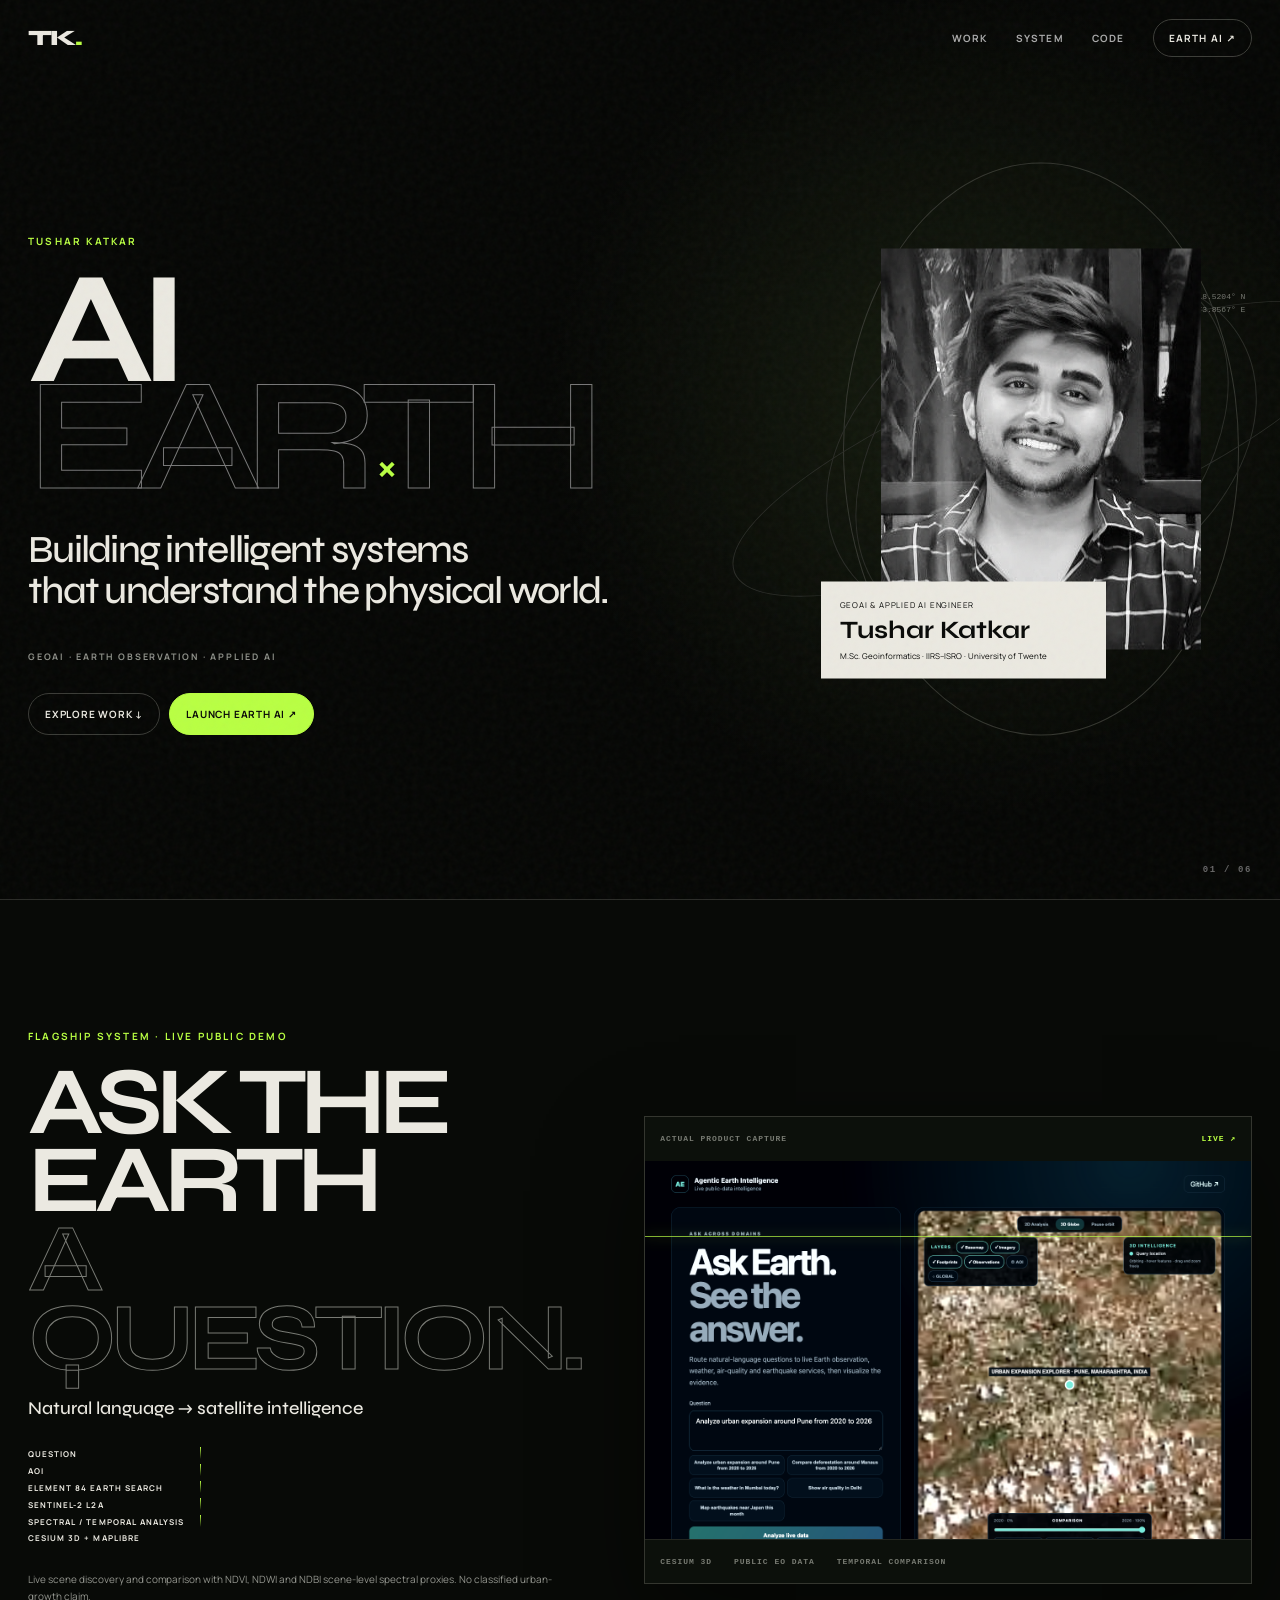
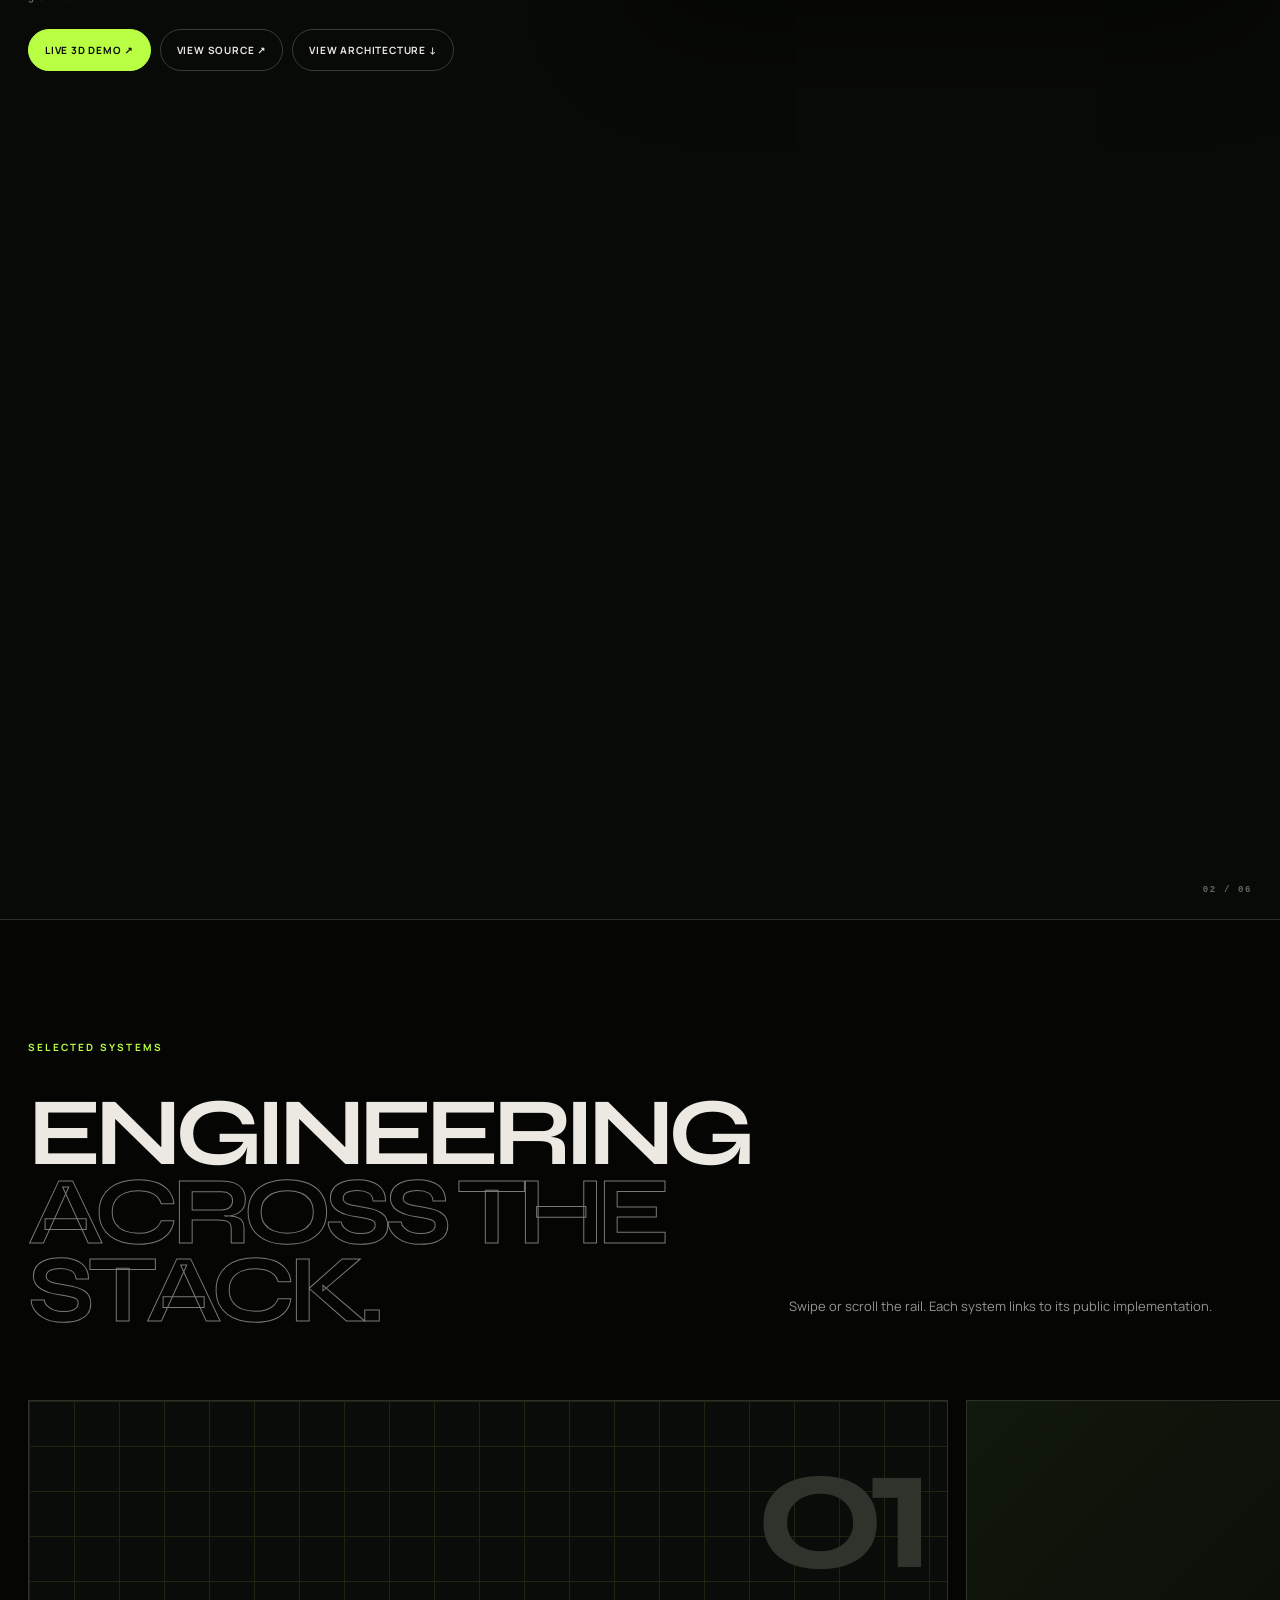
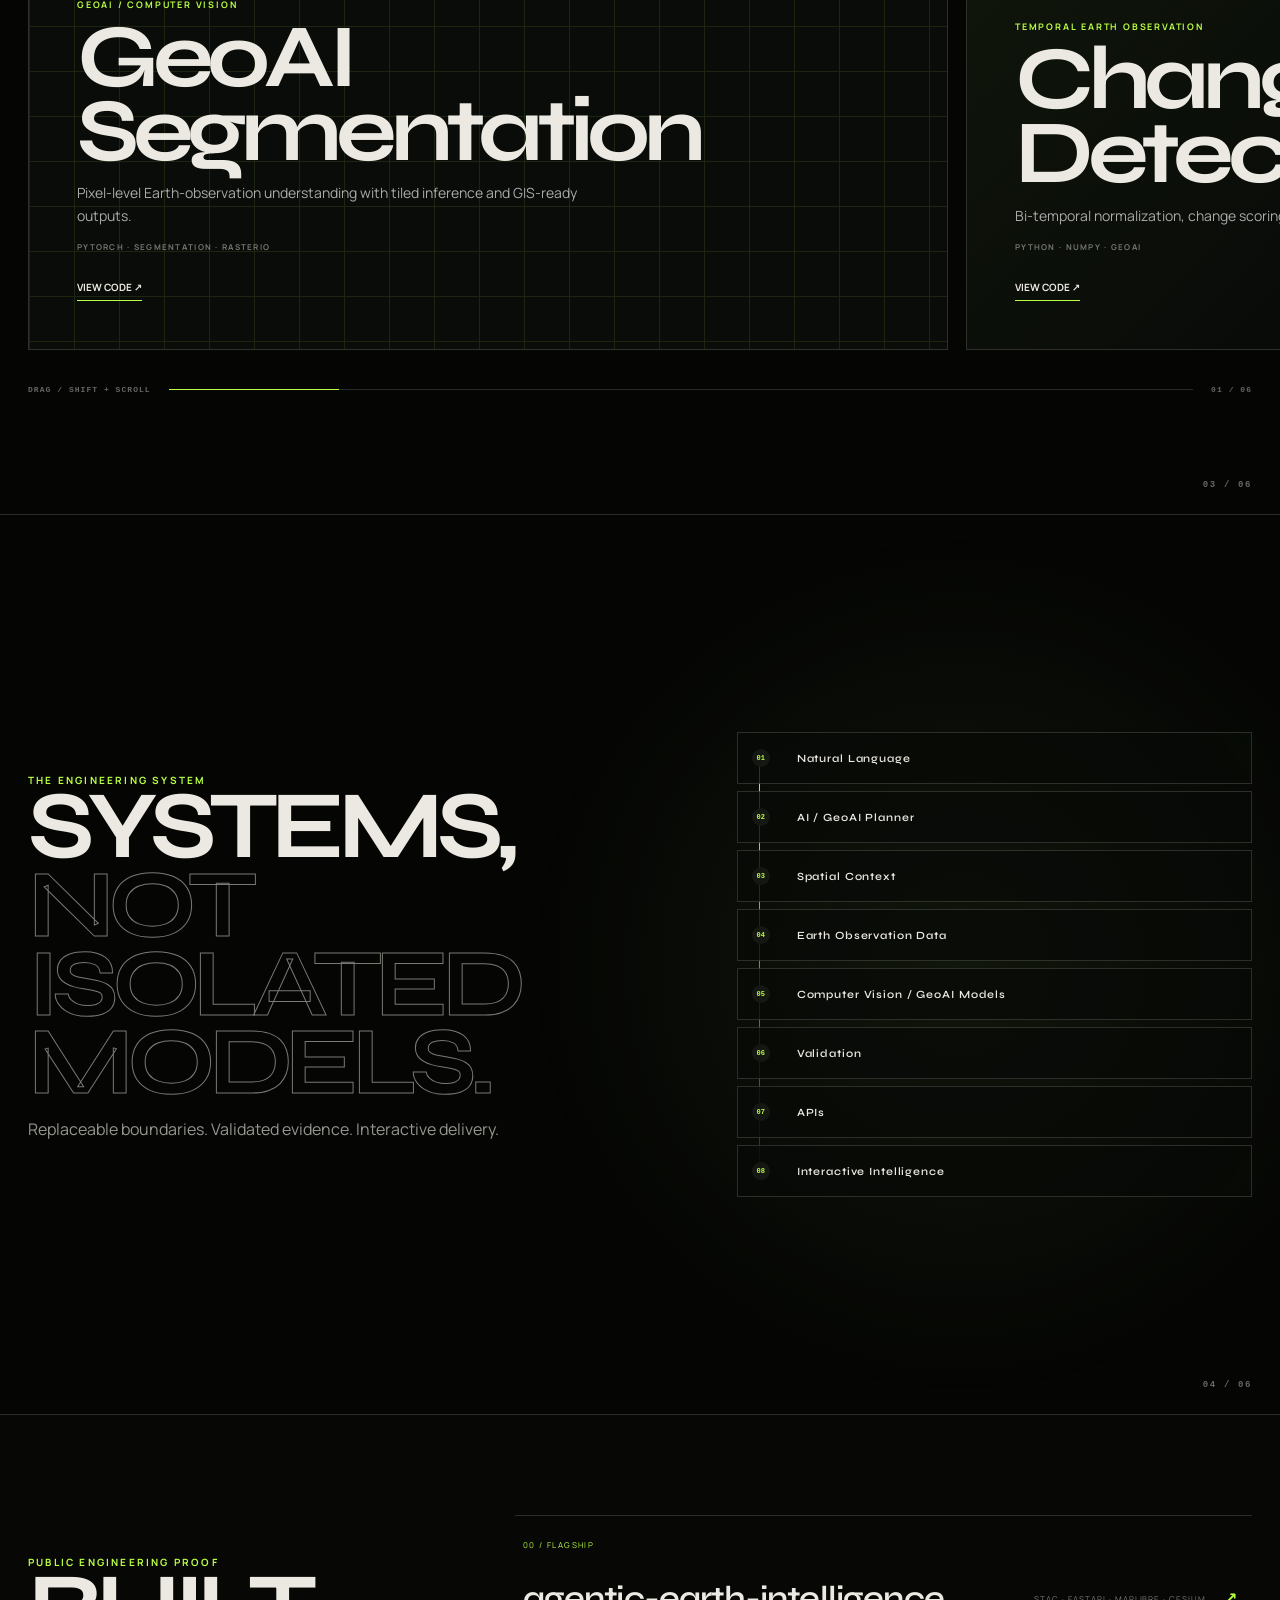
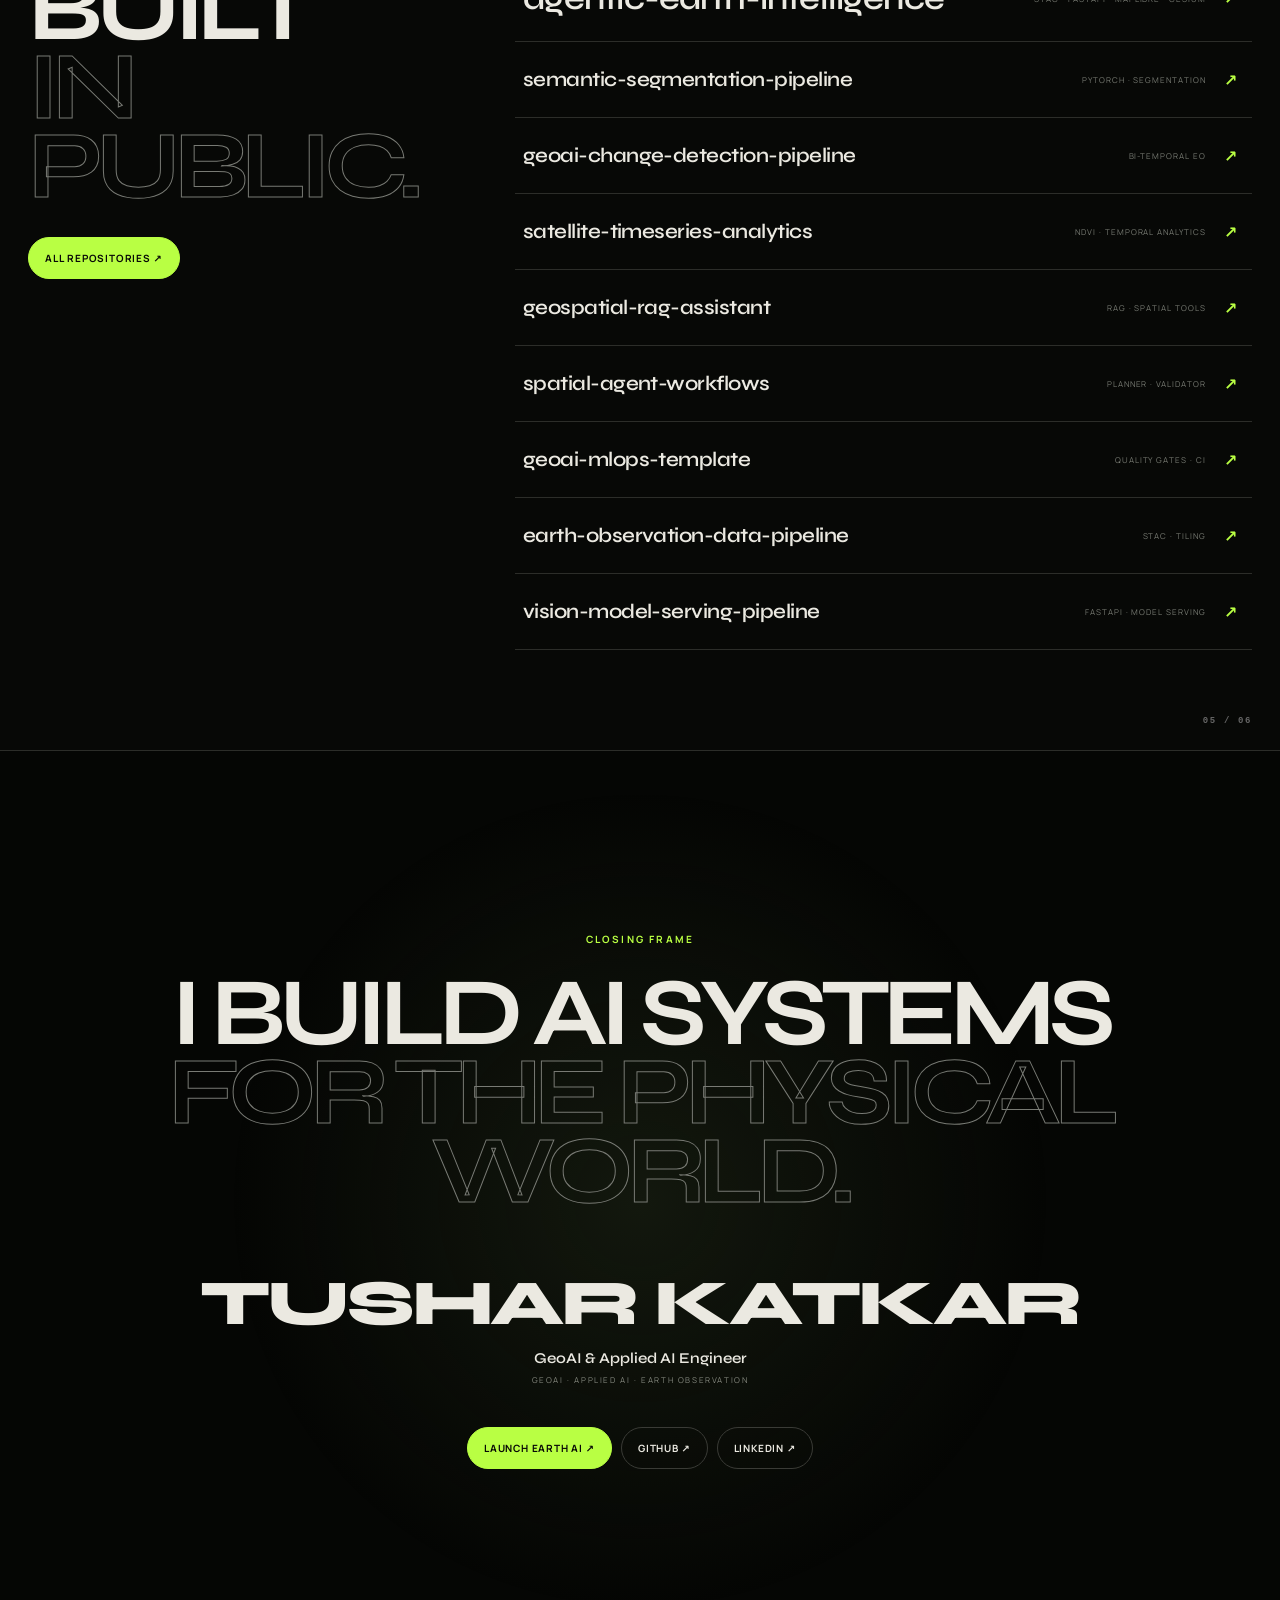
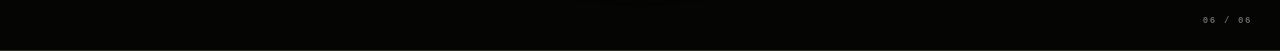
<file: index.html>
<!doctype html>
<html lang="en">
<head>
  <meta charset="UTF-8">
  <meta name="viewport" content="width=device-width,initial-scale=1">
  <meta name="description" content="Tushar Katkar — GeoAI and Applied AI Engineer building intelligent systems for the physical world.">
  <title>Tushar Katkar — AI × Earth</title>
  <link rel="preconnect" href="https://fonts.googleapis.com">
  <link rel="preconnect" href="https://fonts.gstatic.com" crossorigin>
  <link href="https://fonts.googleapis.com/css2?family=Manrope:wght@400;500;600;700&amp;family=Syne:wght@500;600;700;800&amp;display=swap" rel="stylesheet">
  <link rel="stylesheet" href="redesign/styles.css">
</head>
<body>
  <div class="grain" aria-hidden="true"></div><div class="progress" aria-hidden="true"></div>
  <header class="nav shell">
    <a class="brand" href="#top" aria-label="Tushar Katkar, back to top">TK<span>.</span></a>
    <nav aria-label="Preview navigation"><a href="#work">Work</a><a href="#system">System</a><a href="#code">Code</a><a class="nav-pill" href="https://tushar2159.github.io/agentic-earth-intelligence/#3d" target="_blank" rel="noopener">Earth AI ↗</a></nav>
  </header>

  <main id="top">
    <section class="scene hero" data-scene="01">
      <div class="hero-grid shell">
        <div class="hero-copy">
          <p class="kicker split">TUSHAR KATKAR</p>
          <h1 aria-label="AI by Earth"><span class="solid split">AI</span><span class="multiply split">×</span><span class="outline split">EARTH</span></h1>
          <p class="statement split">Building intelligent systems<br>that understand the physical world.</p>
          <p class="discipline split">GEOAI · EARTH OBSERVATION · APPLIED AI</p>
          <div class="actions split"><a href="#work">Explore work ↓</a><a class="acid" href="https://tushar2159.github.io/agentic-earth-intelligence/#3d" target="_blank" rel="noopener">Launch Earth AI ↗</a></div>
        </div>
        <div class="hero-portrait" data-parallax="-0.08">
          <div class="orbital" aria-hidden="true"><i></i><i></i><i></i><b>18.5204° N<br>73.8567° E</b></div>
          <img src="assets/tushar-katkar-photo.jpeg" alt="Portrait of Tushar Katkar">
          <div class="portrait-caption"><span>GEOAI &amp; APPLIED AI ENGINEER</span><strong>Tushar Katkar</strong><small>M.Sc. Geoinformatics · IIRS–ISRO · University of Twente</small></div>
        </div>
      </div>
      <div class="scan-grid" aria-hidden="true"></div><span class="scene-index">01 / 06</span>
    </section>

    <section id="work" class="scene flagship" data-scene="02">
      <div class="flagship-sticky shell">
        <div class="flagship-copy reveal">
          <p class="kicker">FLAGSHIP SYSTEM · LIVE PUBLIC DEMO</p>
          <h2>ASK THE EARTH<br><span>A QUESTION.</span></h2>
          <p class="lead">Natural language → satellite intelligence</p>
          <div class="workflow" aria-label="Agentic Earth workflow">
            <span>QUESTION</span><i></i><span>AOI</span><i></i><span>ELEMENT 84 EARTH SEARCH</span><i></i><span>SENTINEL-2 L2A</span><i></i><span>SPECTRAL / TEMPORAL ANALYSIS</span><i></i><span>CESIUM 3D + MAPLIBRE</span>
          </div>
          <p class="truth">Live scene discovery and comparison with NDVI, NDWI and NDBI scene-level spectral proxies. No classified urban-growth claim.</p>
          <div class="actions"><a class="acid" href="https://tushar2159.github.io/agentic-earth-intelligence/#3d" target="_blank" rel="noopener">Live 3D demo ↗</a><a href="https://github.com/tushar2159/agentic-earth-intelligence" target="_blank" rel="noopener">View source ↗</a><a href="#system">View architecture ↓</a></div>
        </div>
        <a class="live-frame reveal" href="https://tushar2159.github.io/agentic-earth-intelligence/#3d" target="_blank" rel="noopener" aria-label="Open live Agentic Earth Intelligence 3D demo">
          <div class="frame-bar"><span>ACTUAL PRODUCT CAPTURE</span><b>LIVE ↗</b></div><div class="frame-viewport"><img src="redesign/agentic-earth-live.png" alt="Actual public Agentic Earth Intelligence interface showing a Cesium 3D analysis"><div class="frame-scan"></div></div><div class="frame-meta"><span>CESIUM 3D</span><span>PUBLIC EO DATA</span><span>TEMPORAL COMPARISON</span></div>
        </a>
      </div><span class="scene-index">02 / 06</span>
    </section>

    <section class="scene systems" data-scene="03">
      <div class="systems-head shell reveal"><p class="kicker">SELECTED SYSTEMS</p><h2>ENGINEERING<br><span>ACROSS THE STACK.</span></h2><p>Swipe or scroll the rail. Each system links to its public implementation.</p></div>
      <div class="project-rail" aria-label="Selected GeoAI systems">
        <article class="project-panel motif-grid"><span class="project-num">01</span><div><p>GEOAI / COMPUTER VISION</p><h3>GeoAI<br>Segmentation</h3><p>Pixel-level Earth-observation understanding with tiled inference and GIS-ready outputs.</p><b>PYTORCH · SEGMENTATION · RASTERIO</b><a href="https://github.com/tushar2159/semantic-segmentation-pipeline" target="_blank" rel="noopener">View code ↗</a></div></article>
        <article class="project-panel motif-split"><span class="project-num">02</span><div><p>TEMPORAL EARTH OBSERVATION</p><h3>Change<br>Detection</h3><p>Bi-temporal normalization, change scoring and spatial mask generation.</p><b>PYTHON · NUMPY · GEOAI</b><a href="https://github.com/tushar2159/geoai-change-detection-pipeline" target="_blank" rel="noopener">View code ↗</a></div></article>
        <article class="project-panel motif-wave"><span class="project-num">03</span><div><p>EARTH OBSERVATION ANALYTICS</p><h3>Satellite<br>Time Series</h3><p>Temporal feature engineering, NDVI summaries and robust anomaly detection.</p><b>NDVI · TIME SERIES · VALIDATION</b><a href="https://github.com/tushar2159/satellite-timeseries-analytics" target="_blank" rel="noopener">View code ↗</a></div></article>
        <article class="project-panel motif-nodes"><span class="project-num">04</span><div><p>LLM / SPATIAL RETRIEVAL</p><h3>Geospatial<br>RAG</h3><p>Grounded retrieval connected to deterministic spatial tools and structured outputs.</p><b>RAG · FASTAPI · SPATIAL TOOLS</b><a href="https://github.com/tushar2159/geospatial-rag-assistant" target="_blank" rel="noopener">View code ↗</a></div></article>
        <article class="project-panel motif-agents"><span class="project-num">05</span><div><p>AGENT ORCHESTRATION</p><h3>Spatial AI<br>Agents</h3><p>Explicit planning, validation and inspectable tool execution workflows.</p><b>PLANNER · TOOLS · VALIDATOR</b><a href="https://github.com/tushar2159/spatial-agent-workflows" target="_blank" rel="noopener">View code ↗</a></div></article>
        <article class="project-panel motif-pipeline"><span class="project-num">06</span><div><p>REPRODUCIBLE MODEL DELIVERY</p><h3>GeoAI<br>MLOps</h3><p>Config-driven releases, quality gates and reproducible engineering boundaries.</p><b>MLOPS · CI · RELEASES</b><a href="https://github.com/tushar2159/geoai-mlops-template" target="_blank" rel="noopener">View code ↗</a></div></article>
      </div><div class="rail-status shell"><span>DRAG / SHIFT + SCROLL</span><div><i></i></div><b id="railCount">01 / 06</b></div><span class="scene-index">03 / 06</span>
    </section>

    <section id="system" class="scene architecture" data-scene="04">
      <div class="arch-shell shell"><div class="arch-title reveal"><p class="kicker">THE ENGINEERING SYSTEM</p><h2>SYSTEMS,<br><span>NOT ISOLATED MODELS.</span></h2><p>Replaceable boundaries. Validated evidence. Interactive delivery.</p></div>
        <ol class="arch-flow">
          <li><b>01</b><span>Natural Language</span></li><li><b>02</b><span>AI / GeoAI Planner</span></li><li><b>03</b><span>Spatial Context</span></li><li><b>04</b><span>Earth Observation Data</span></li><li><b>05</b><span>Computer Vision / GeoAI Models</span></li><li><b>06</b><span>Validation</span></li><li><b>07</b><span>APIs</span></li><li><b>08</b><span>Interactive Intelligence</span></li>
        </ol></div><span class="scene-index">04 / 06</span>
    </section>

    <section id="code" class="scene proof" data-scene="05">
      <div class="proof-shell shell"><div class="proof-title reveal"><p class="kicker">PUBLIC ENGINEERING PROOF</p><h2>BUILT<br><span>IN PUBLIC.</span></h2><a class="actions acid solo" href="https://github.com/tushar2159?tab=repositories" target="_blank" rel="noopener">All repositories ↗</a></div>
        <div class="repo-list">
          <a class="featured" href="https://github.com/tushar2159/agentic-earth-intelligence" target="_blank" rel="noopener"><span>00 / FLAGSHIP</span><strong>agentic-earth-intelligence</strong><small>STAC · FASTAPI · MAPLIBRE · CESIUM</small><b>↗</b></a>
          <a href="https://github.com/tushar2159/semantic-segmentation-pipeline" target="_blank" rel="noopener"><strong>semantic-segmentation-pipeline</strong><small>PYTORCH · SEGMENTATION</small><b>↗</b></a><a href="https://github.com/tushar2159/geoai-change-detection-pipeline" target="_blank" rel="noopener"><strong>geoai-change-detection-pipeline</strong><small>BI-TEMPORAL EO</small><b>↗</b></a><a href="https://github.com/tushar2159/satellite-timeseries-analytics" target="_blank" rel="noopener"><strong>satellite-timeseries-analytics</strong><small>NDVI · TEMPORAL ANALYTICS</small><b>↗</b></a><a href="https://github.com/tushar2159/geospatial-rag-assistant" target="_blank" rel="noopener"><strong>geospatial-rag-assistant</strong><small>RAG · SPATIAL TOOLS</small><b>↗</b></a><a href="https://github.com/tushar2159/spatial-agent-workflows" target="_blank" rel="noopener"><strong>spatial-agent-workflows</strong><small>PLANNER · VALIDATOR</small><b>↗</b></a><a href="https://github.com/tushar2159/geoai-mlops-template" target="_blank" rel="noopener"><strong>geoai-mlops-template</strong><small>QUALITY GATES · CI</small><b>↗</b></a><a href="https://github.com/tushar2159/earth-observation-data-pipeline" target="_blank" rel="noopener"><strong>earth-observation-data-pipeline</strong><small>STAC · TILING</small><b>↗</b></a><a href="https://github.com/tushar2159/vision-model-serving-pipeline" target="_blank" rel="noopener"><strong>vision-model-serving-pipeline</strong><small>FASTAPI · MODEL SERVING</small><b>↗</b></a>
        </div></div><span class="scene-index">05 / 06</span>
    </section>

    <section class="scene finale" data-scene="06">
      <div class="final-shell shell reveal"><p class="kicker">CLOSING FRAME</p><h2>I BUILD AI SYSTEMS<br><span>FOR THE PHYSICAL WORLD.</span></h2><div class="identity"><strong>TUSHAR KATKAR</strong><span>GeoAI &amp; Applied AI Engineer</span><small>GEOAI · APPLIED AI · EARTH OBSERVATION</small></div><div class="actions"><a class="acid" href="https://tushar2159.github.io/agentic-earth-intelligence/#3d" target="_blank" rel="noopener">Launch Earth AI ↗</a><a href="https://github.com/tushar2159" target="_blank" rel="noopener">GitHub ↗</a><a href="https://www.linkedin.com/in/tushar-katkar-541b511a2/" target="_blank" rel="noopener">LinkedIn ↗</a></div></div><span class="scene-index">06 / 06</span>
    </section>
  </main>
  <script src="redesign/script.js"></script>
</body>
</html>
</file>
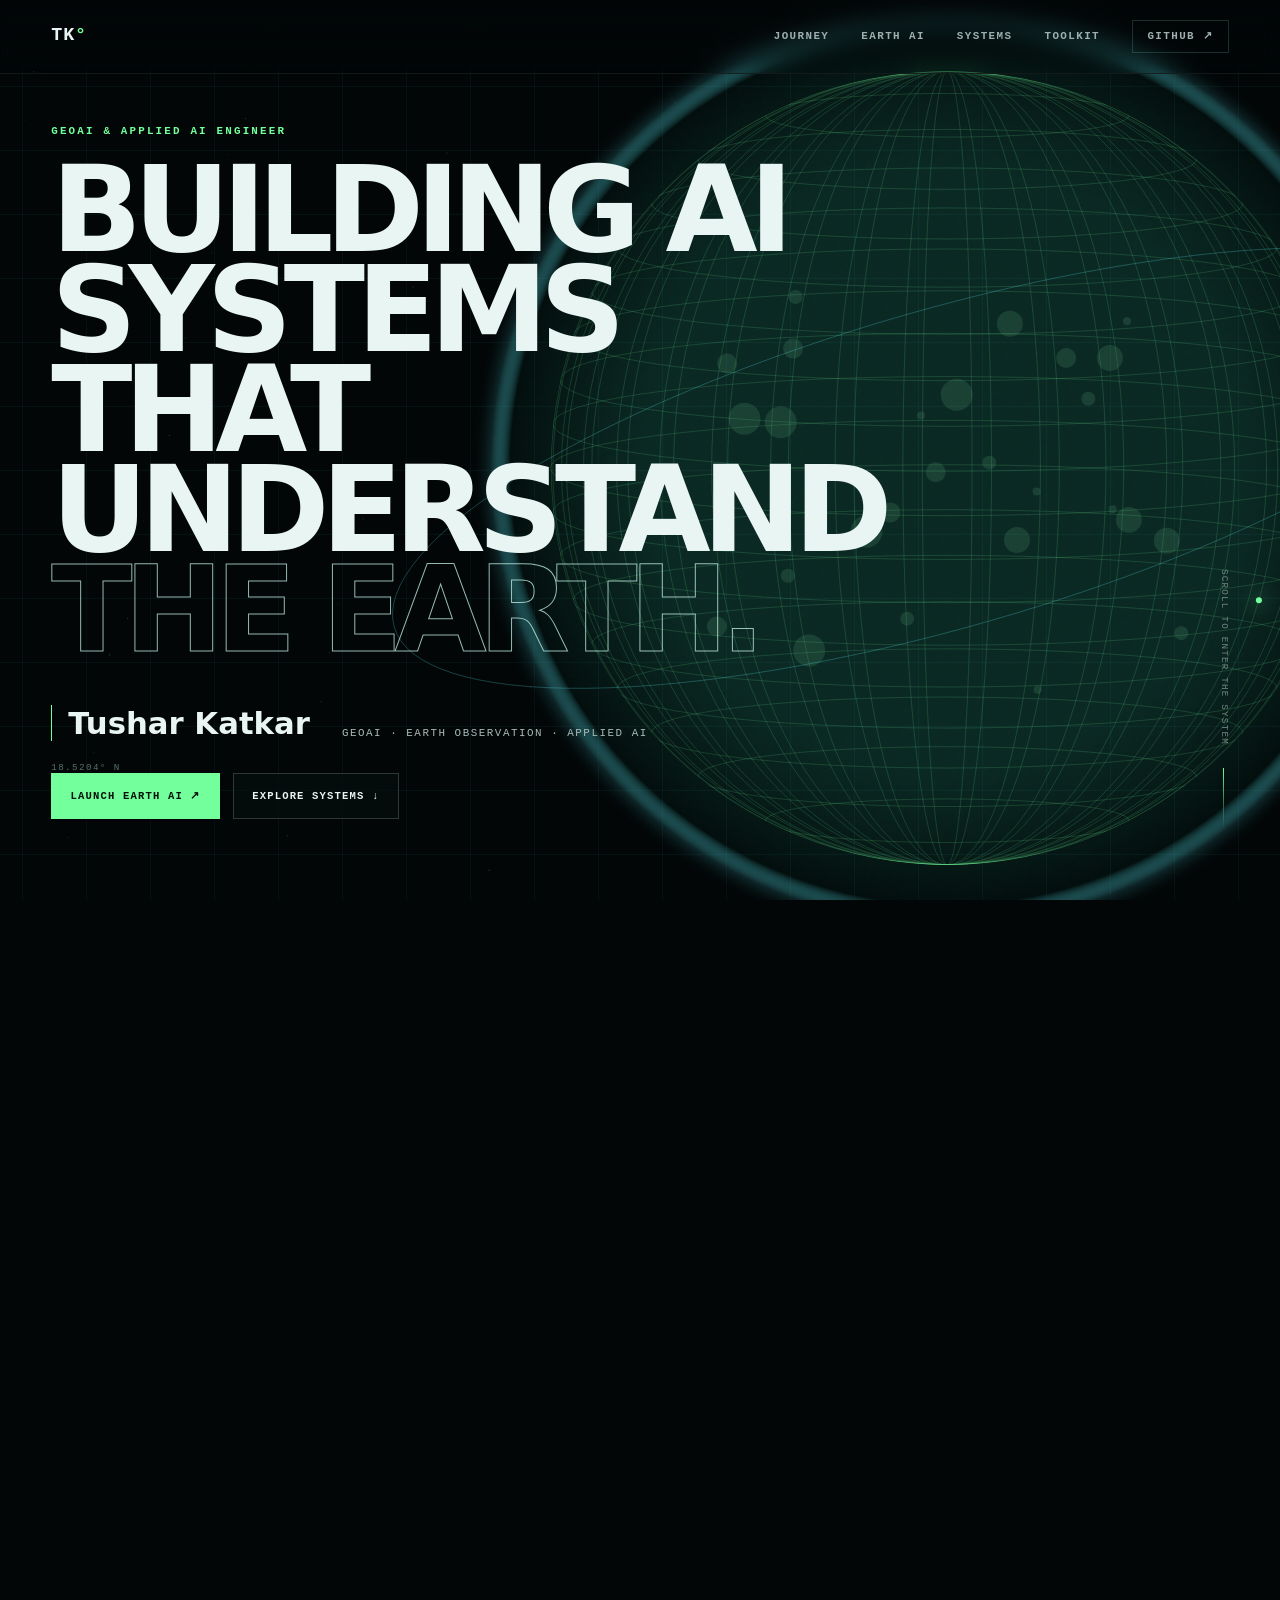
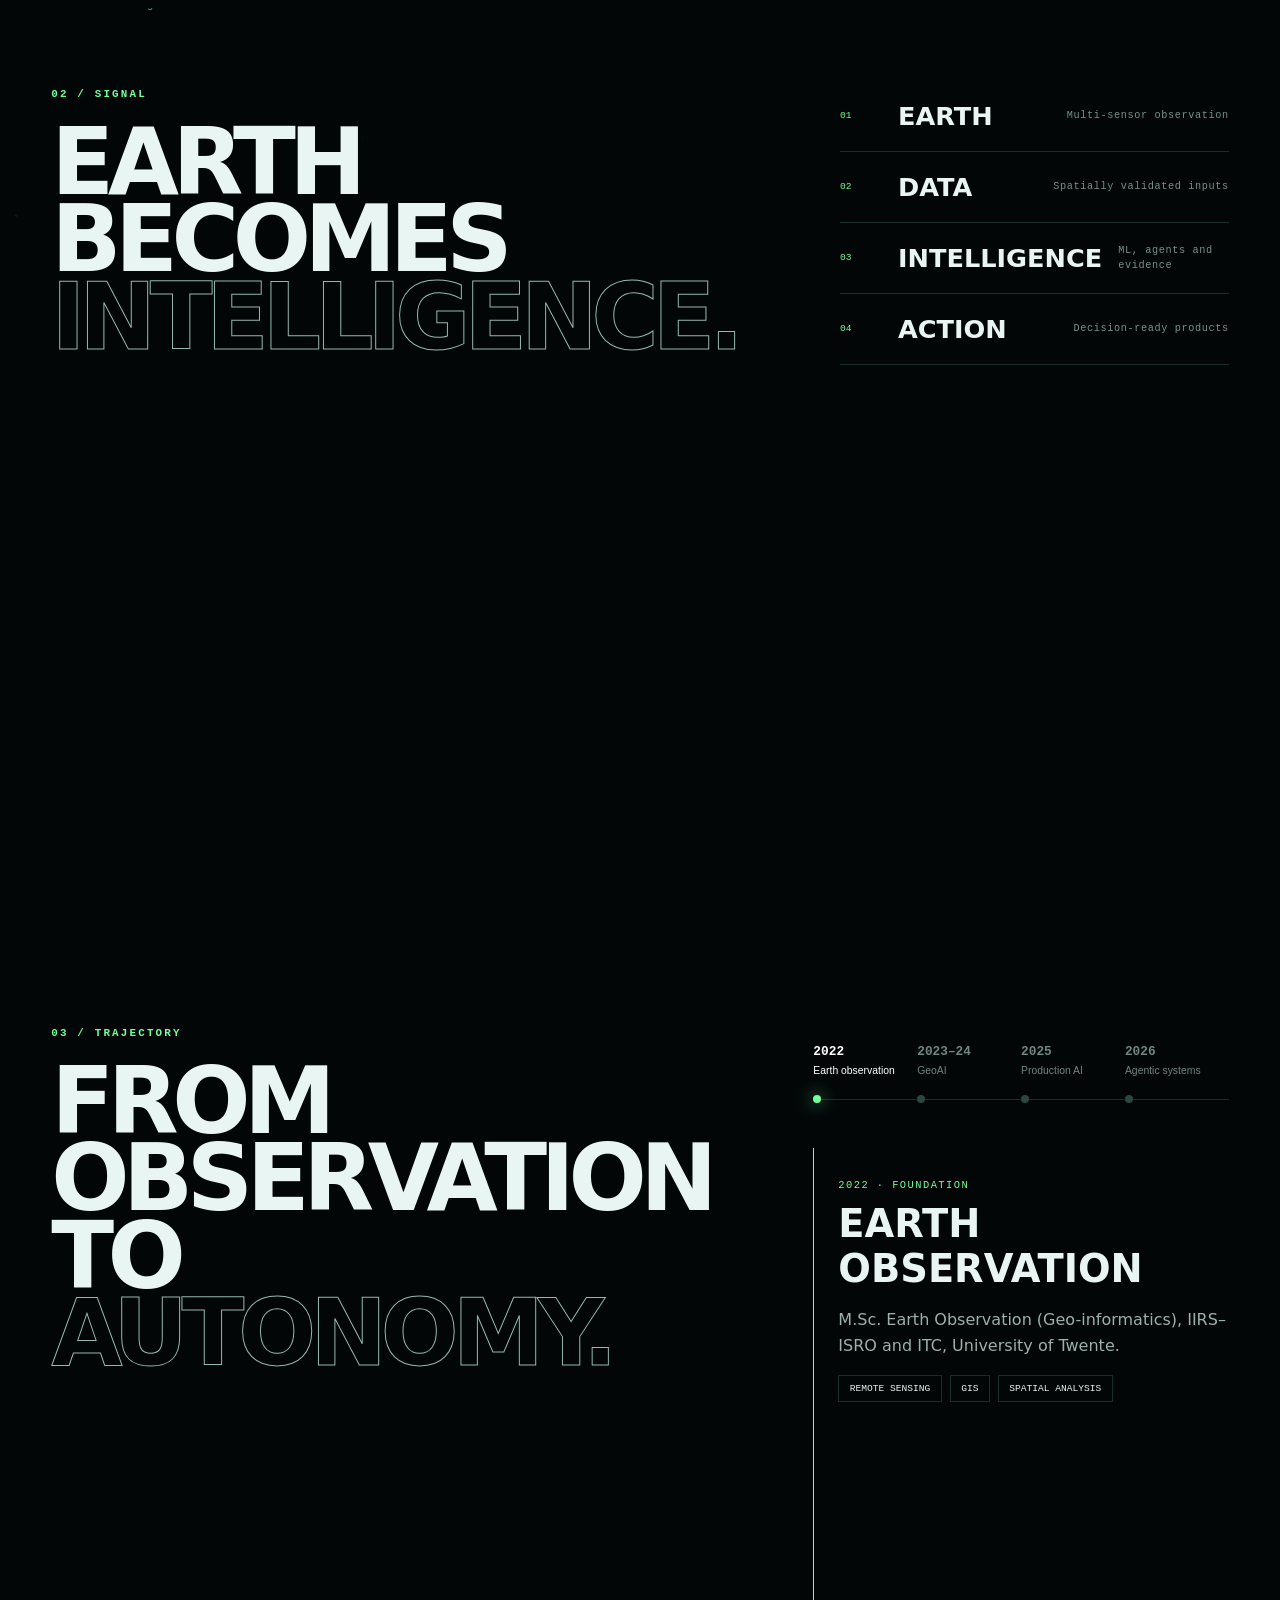
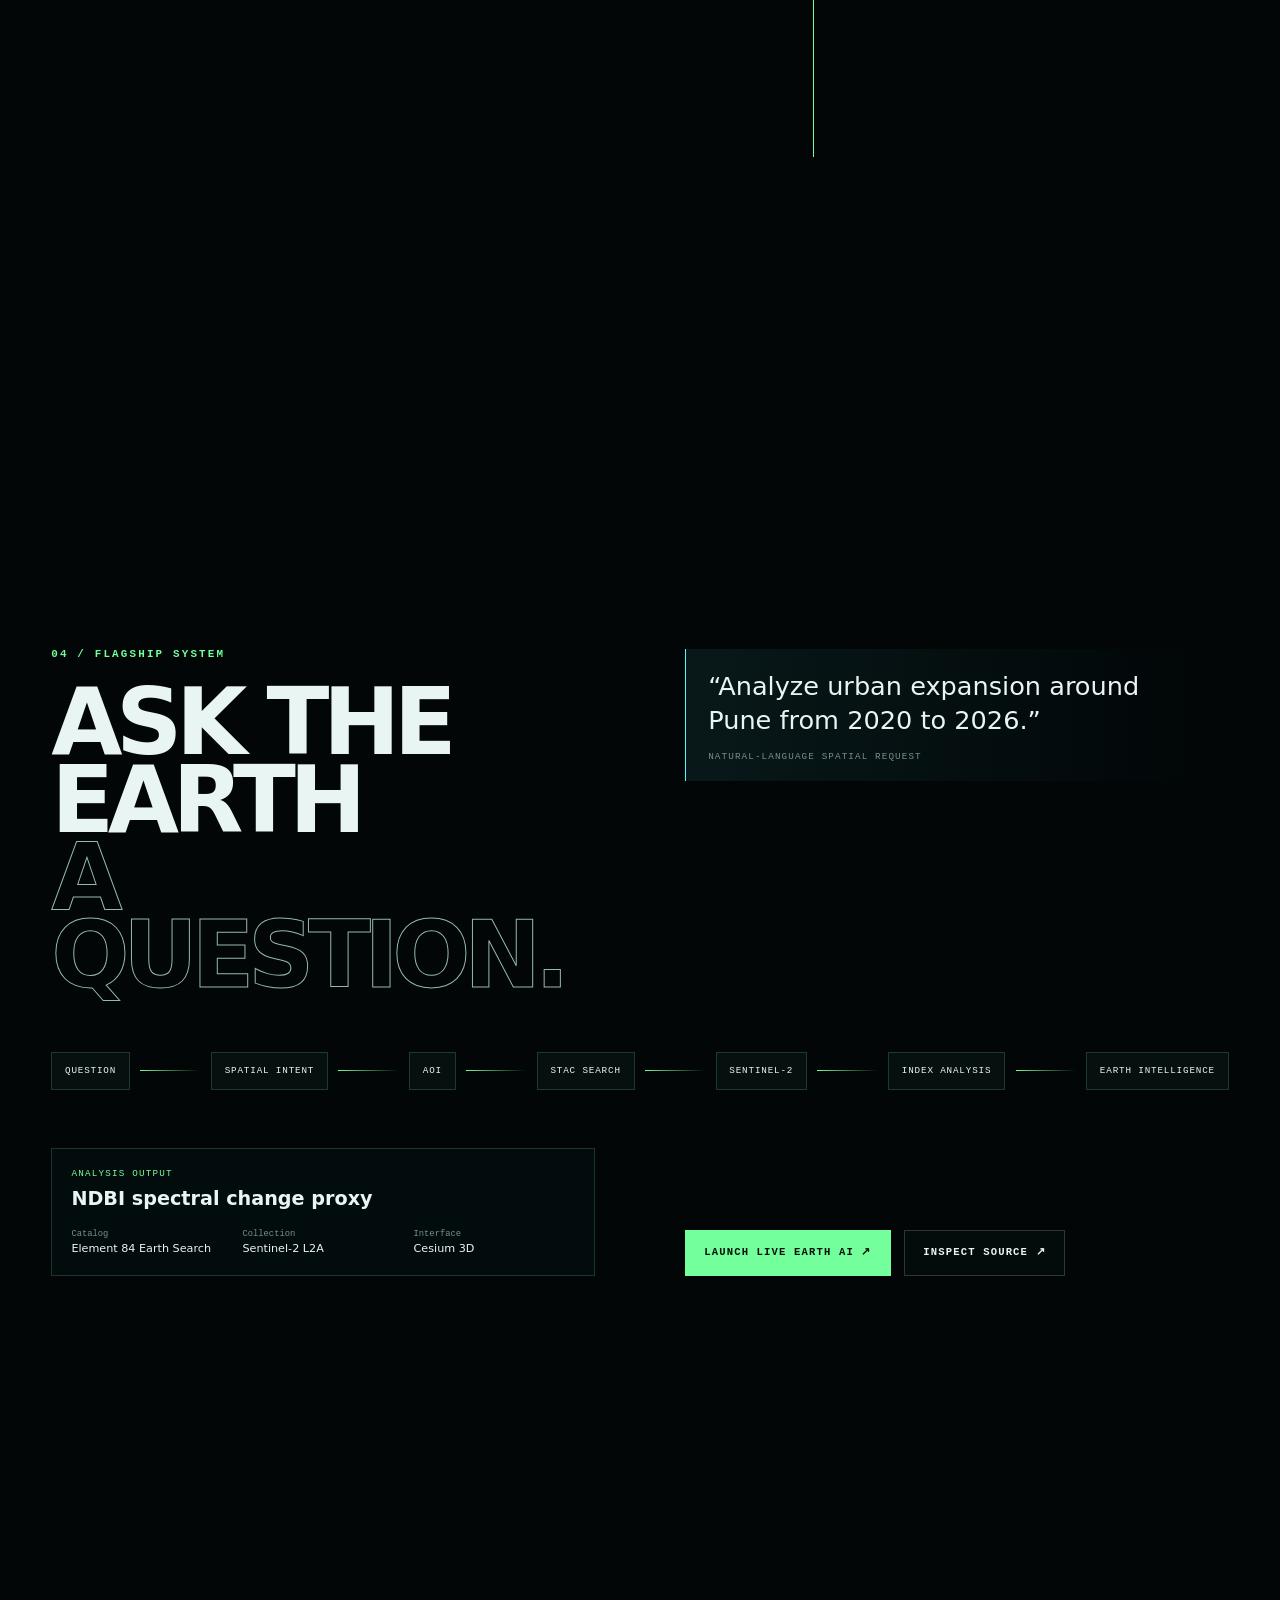
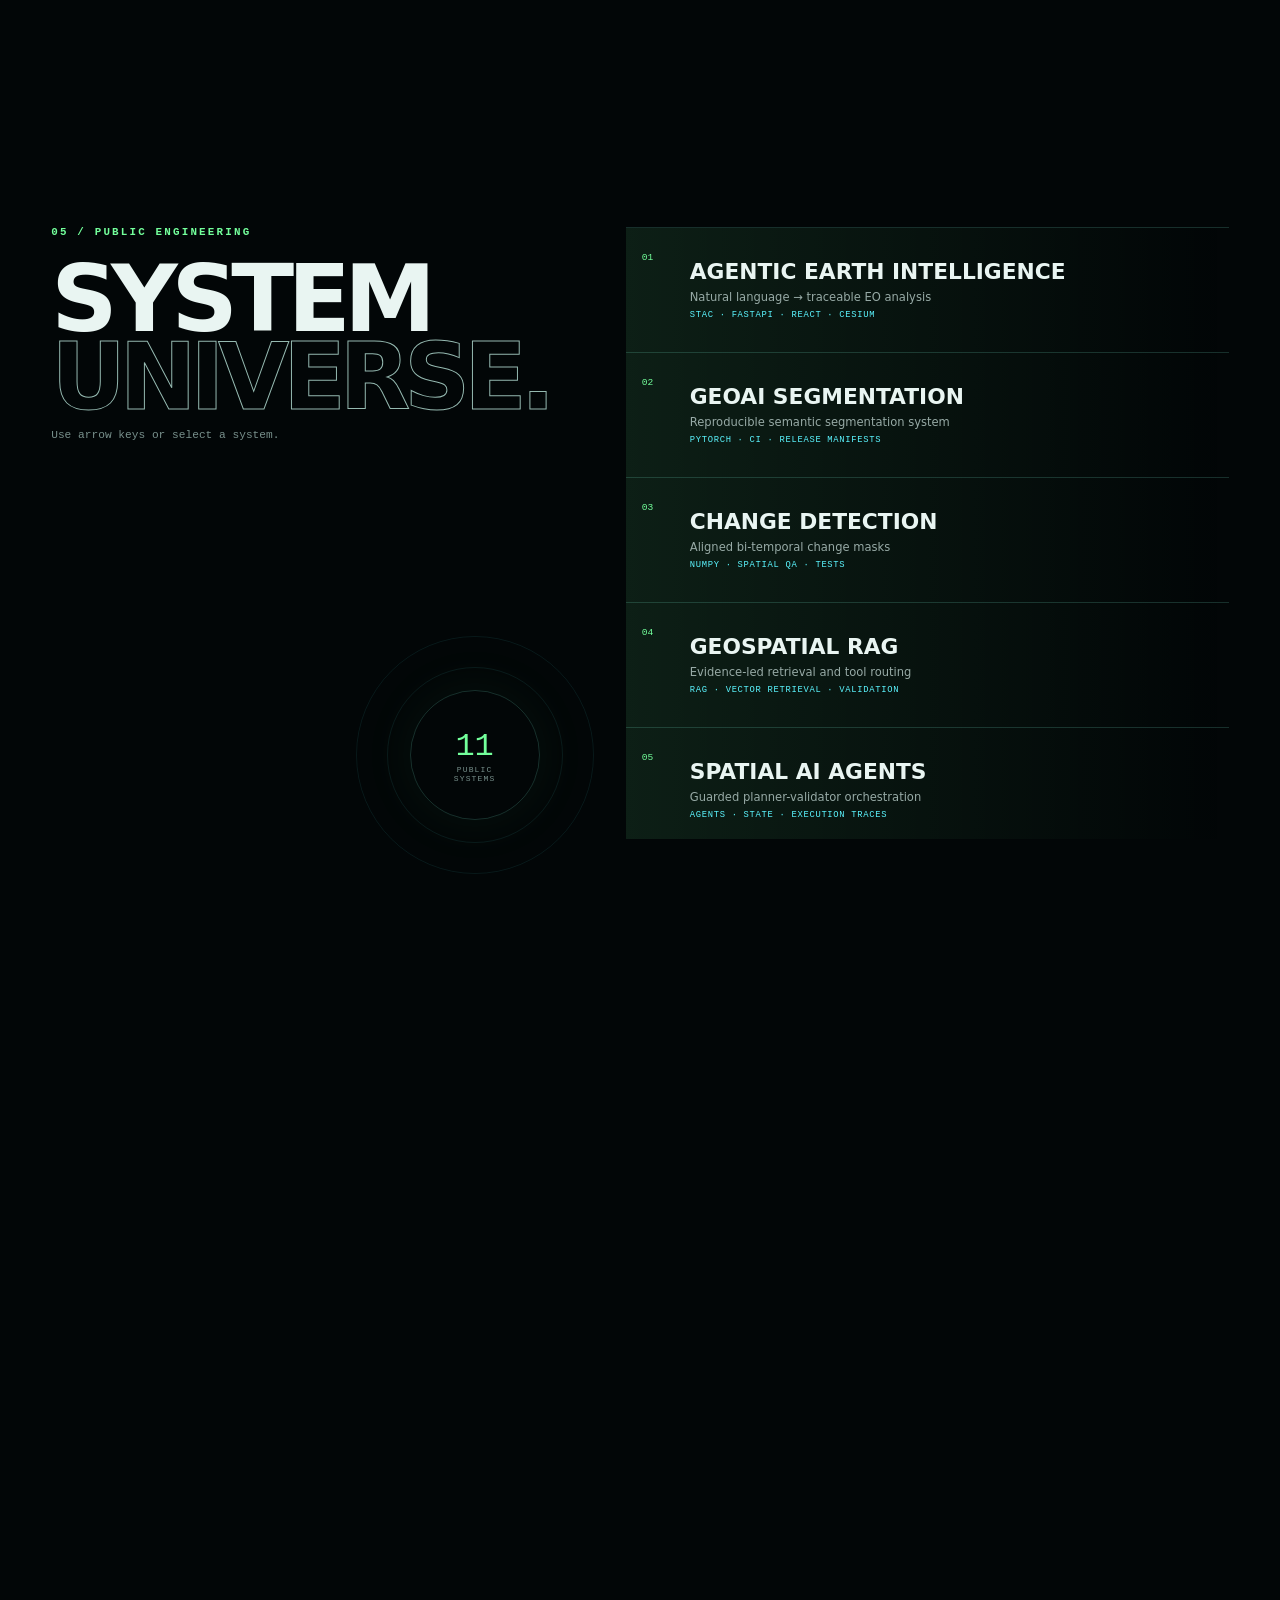
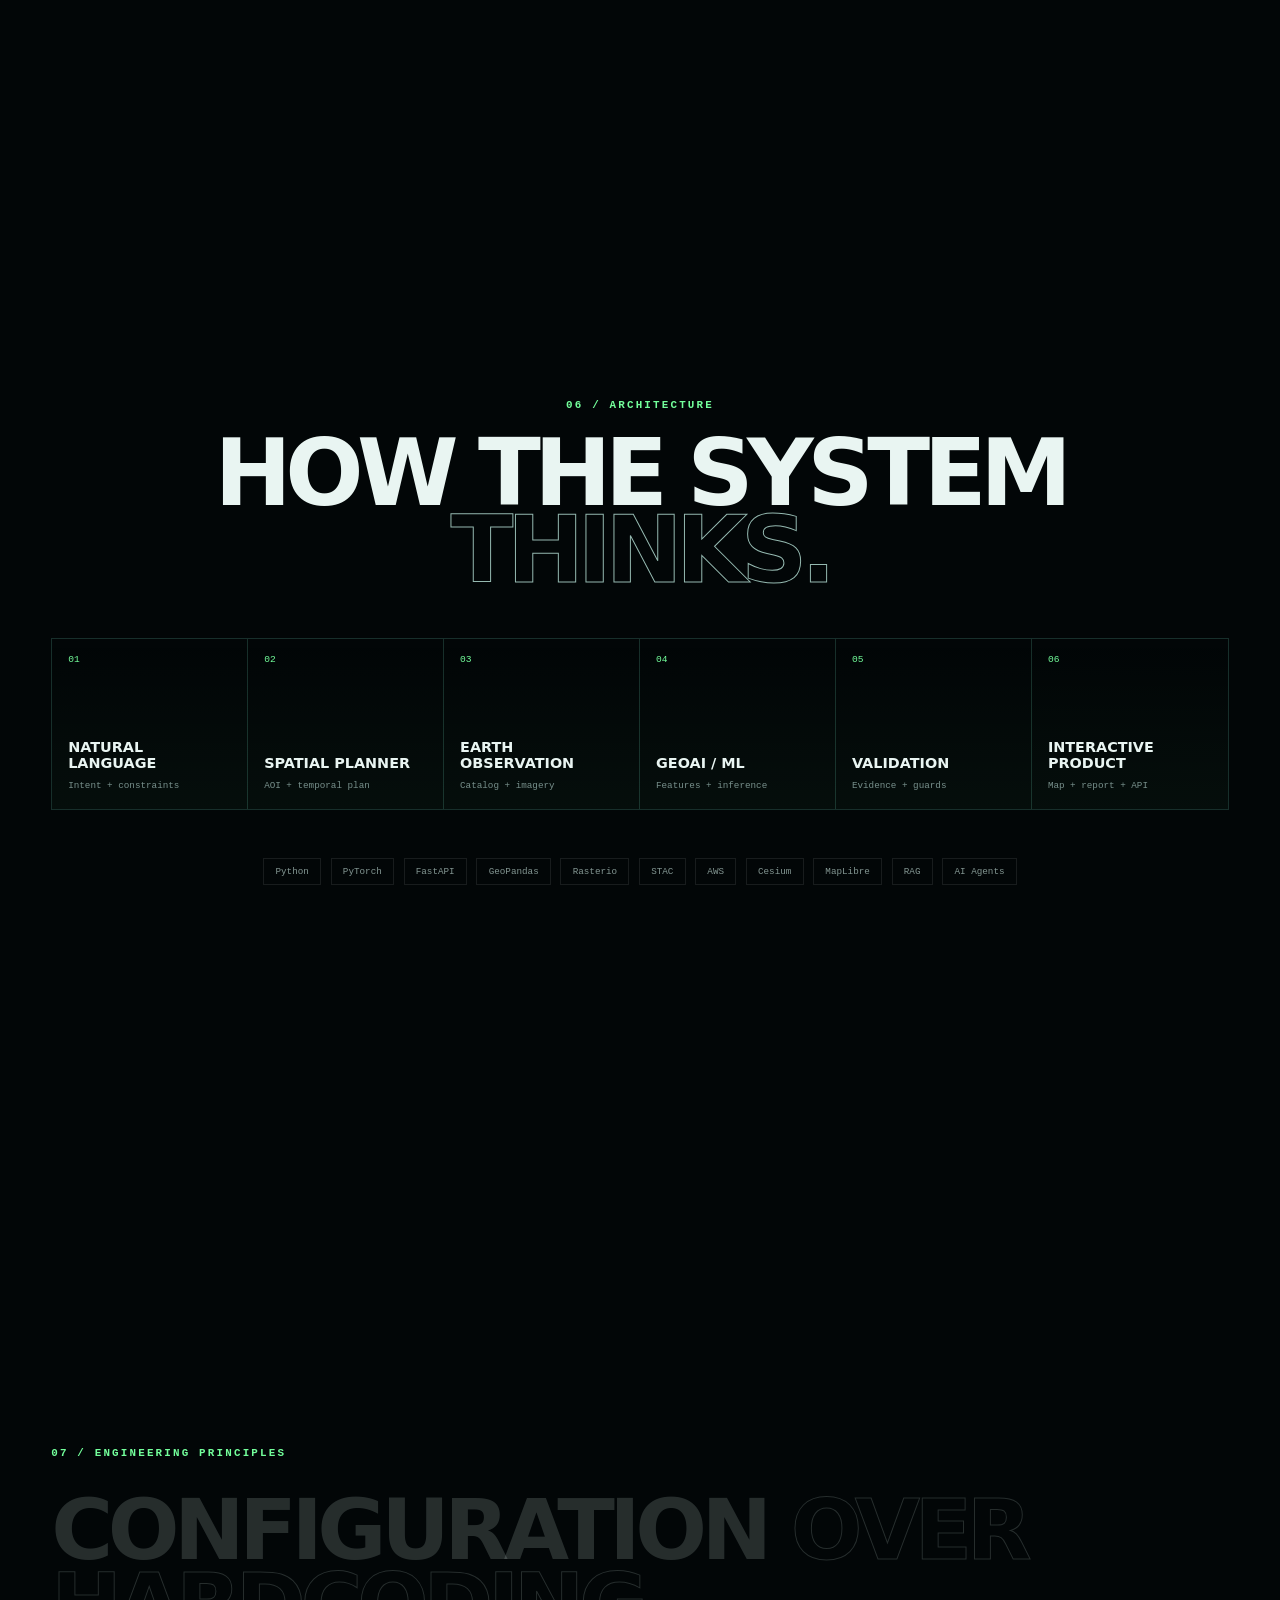
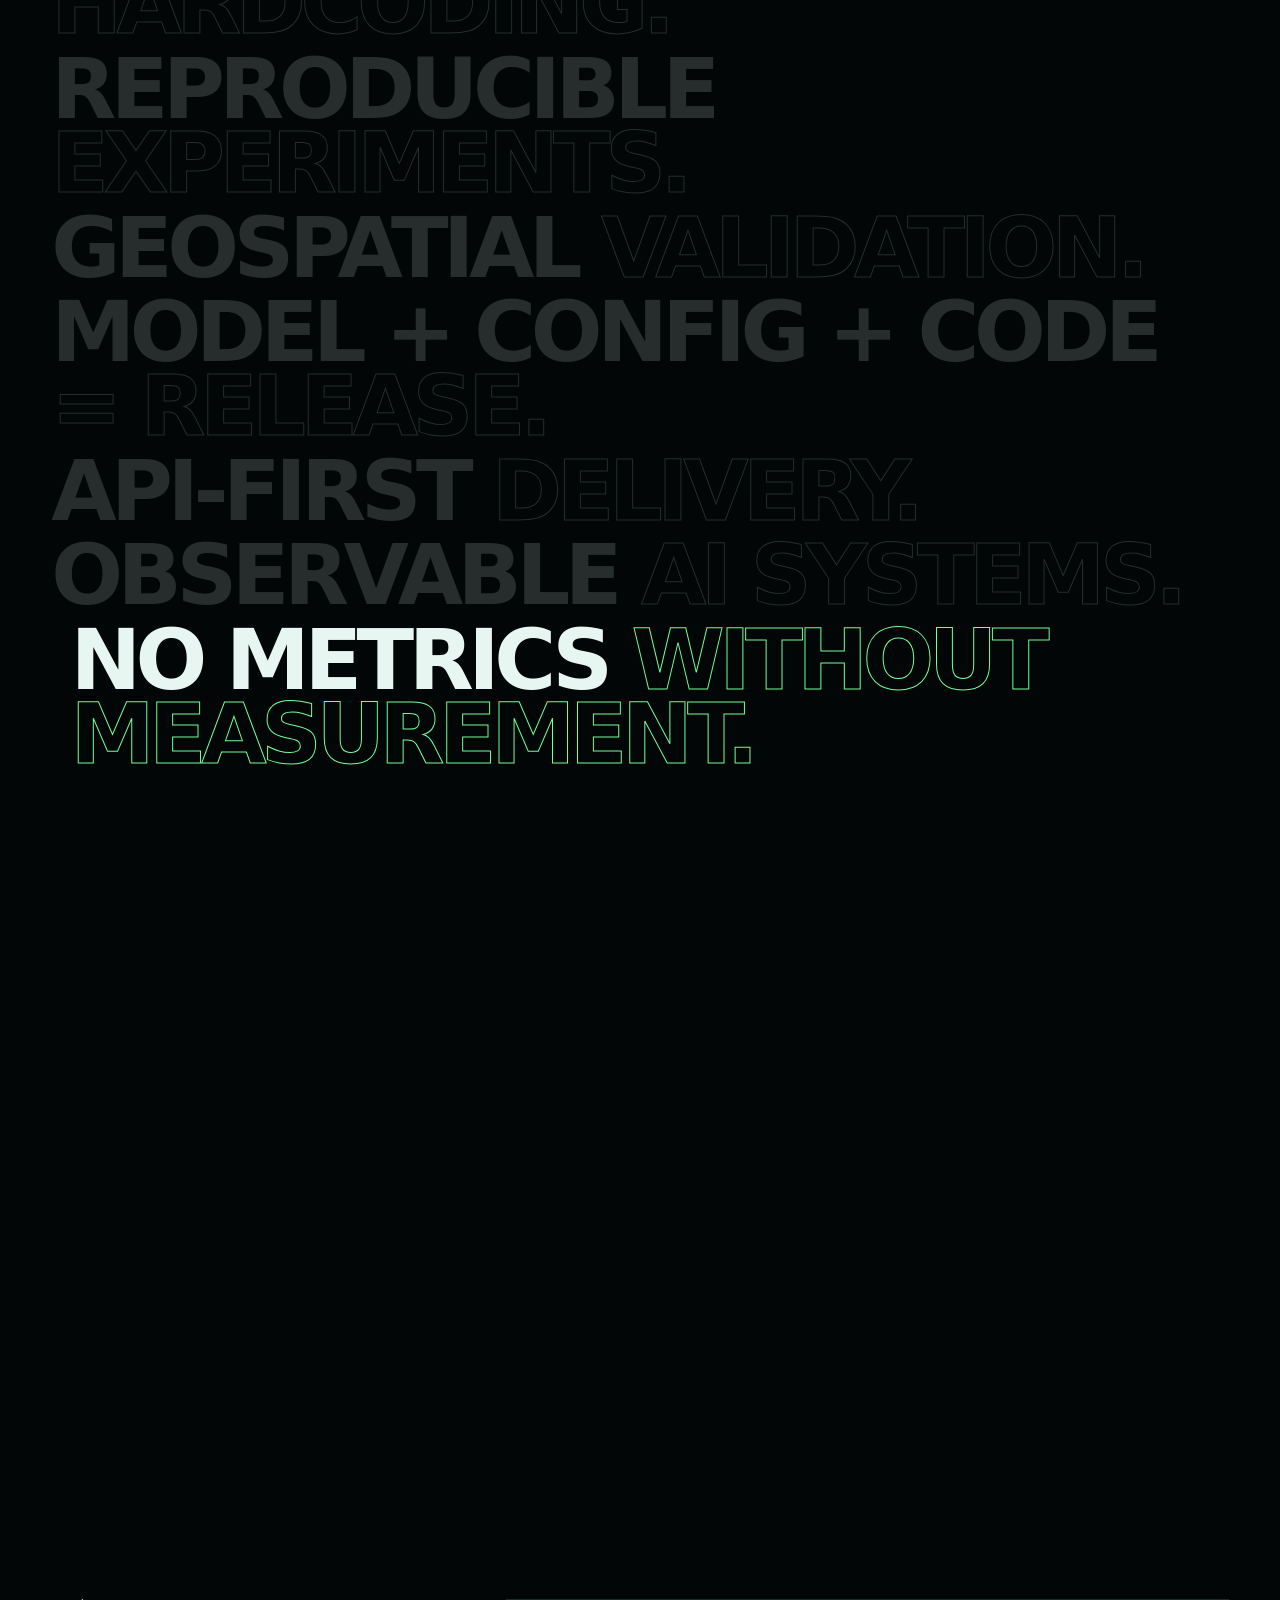
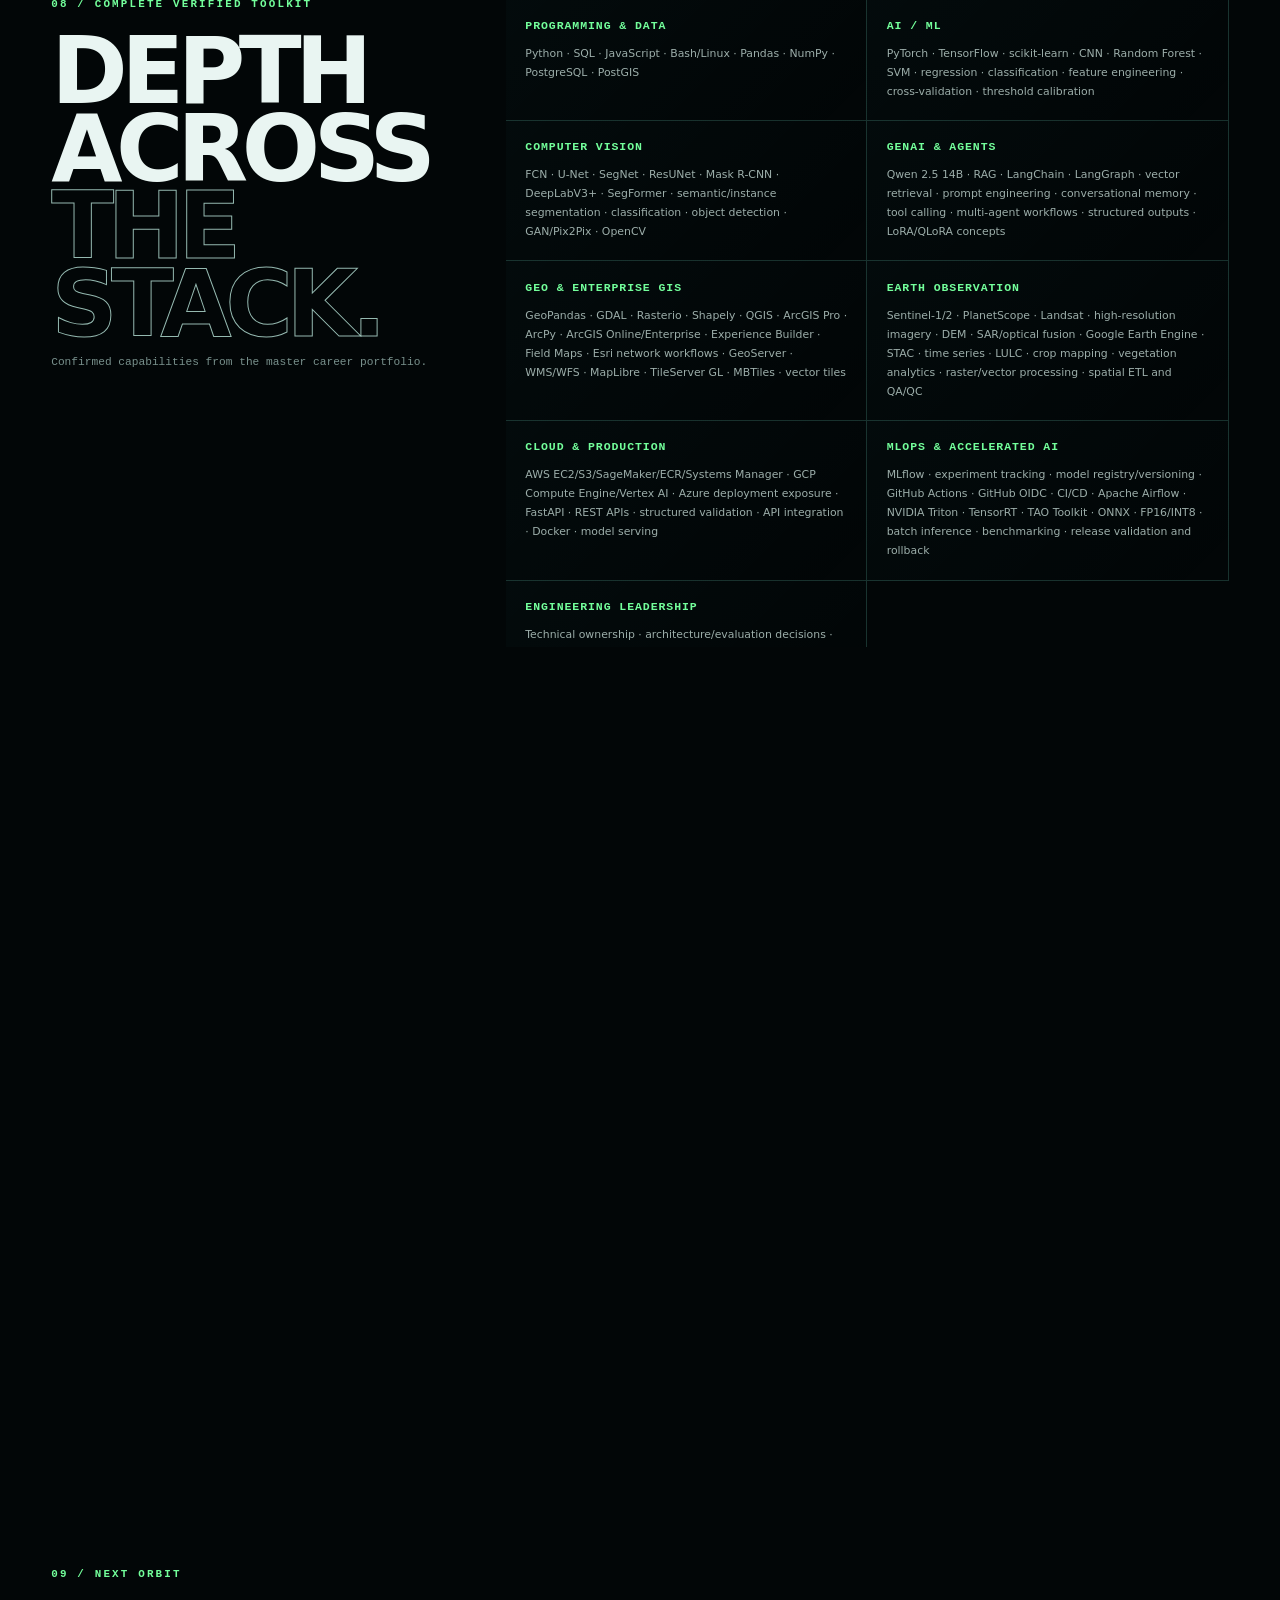
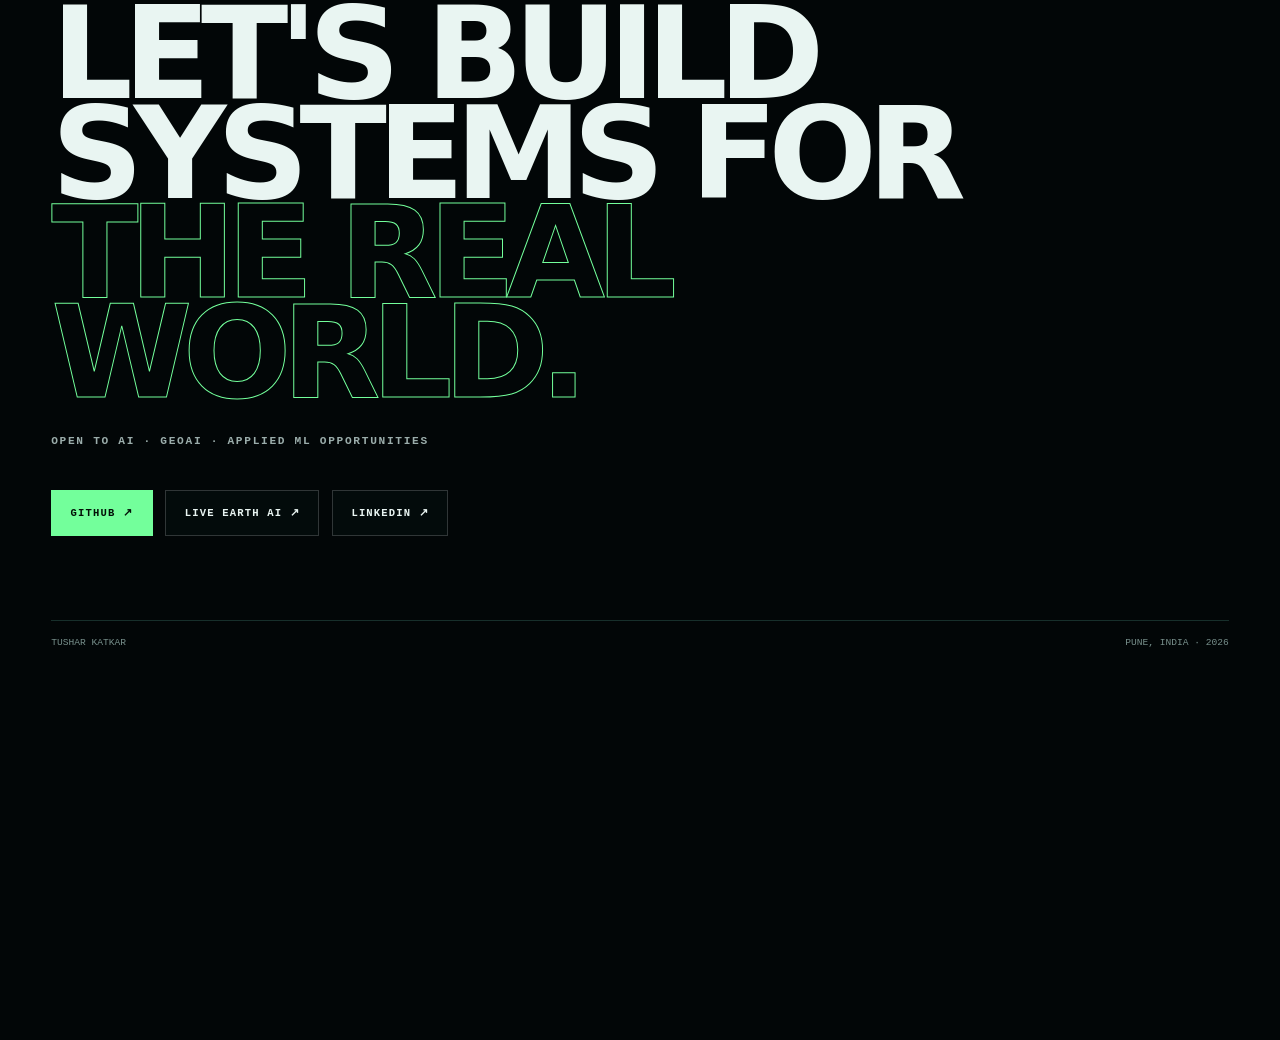
<file: cinematic/index.html>
<!doctype html>
<html lang="en">
<head>
  <meta charset="utf-8">
  <meta name="viewport" content="width=device-width, initial-scale=1, viewport-fit=cover">
  <meta name="theme-color" content="#020607">
  <meta name="description" content="Tushar Katkar builds production AI and GeoAI systems for Earth observation, spatial intelligence and applied machine learning.">
  <title>Tushar Katkar — GeoAI & Applied AI Engineer</title>
  <link rel="icon" href="data:image/svg+xml,%3Csvg xmlns='http://www.w3.org/2000/svg' viewBox='0 0 64 64'%3E%3Crect width='64' height='64' rx='12' fill='%23020607'/%3E%3Ccircle cx='32' cy='32' r='20' fill='none' stroke='%2373ff9b' stroke-width='3'/%3E%3Cpath d='M12 32h40M32 12c9 10 9 30 0 40M32 12c-9 10-9 30 0 40' fill='none' stroke='%235bf5ff' stroke-width='2' opacity='.8'/%3E%3C/svg%3E">
  <link rel="stylesheet" href="styles/app.css">
</head>
<body>
  <a class="skip" href="#main">Skip to content</a>
  <canvas id="earth-stage" aria-hidden="true"></canvas>
  <div class="noise" aria-hidden="true"></div>
  <header class="nav">
    <a class="mark" href="#opening" aria-label="Tushar Katkar, home">TK<span>°</span></a>
    <nav aria-label="Primary navigation">
      <a href="#journey">Journey</a><a href="#earth-ai">Earth AI</a><a href="#projects">Systems</a><a href="#toolkit">Toolkit</a>
    </nav>
    <a class="nav-code" href="https://github.com/tushar2159" target="_blank" rel="noopener noreferrer">GitHub ↗</a>
  </header>

  <main id="main">
    <section class="scene opening" id="opening" data-scene="hero" aria-labelledby="hero-title">
      <div class="scene-pin hero-layout">
        <div class="telemetry telemetry--left" aria-hidden="true"><span>18.5204° N</span><span>73.8567° E</span><span>ORBIT / 01</span></div>
        <div class="hero-copy">
          <p class="eyebrow reveal">GeoAI &amp; Applied AI Engineer</p>
          <h1 id="hero-title" class="hero-title reveal">Building AI systems<br>that understand<br><em>the Earth.</em></h1>
          <div class="hero-id reveal">
            <strong>Tushar Katkar</strong>
            <span>GeoAI · Earth Observation · Applied AI</span>
          </div>
          <div class="actions reveal">
            <a class="button button--hot" href="https://tushar2159.github.io/agentic-earth-intelligence/#3d" target="_blank" rel="noopener noreferrer">Launch Earth AI ↗</a>
            <a class="button" href="#projects">Explore systems ↓</a>
          </div>
        </div>
        <p class="scroll-cue" aria-hidden="true">Scroll to enter the system <i></i></p>
      </div>
    </section>

    <section class="scene transformation" id="transformation" data-scene="data" aria-labelledby="transform-title">
      <div class="scene-pin split">
        <div>
          <p class="scene-index">02 / Signal</p>
          <h2 id="transform-title" class="display reveal">Earth becomes<br><span>intelligence.</span></h2>
        </div>
        <ol class="transform-flow" aria-label="Earth intelligence workflow">
          <li class="reveal"><b>01</b><strong>Earth</strong><span>Multi-sensor observation</span></li>
          <li class="reveal"><b>02</b><strong>Data</strong><span>Spatially validated inputs</span></li>
          <li class="reveal"><b>03</b><strong>Intelligence</strong><span>ML, agents and evidence</span></li>
          <li class="reveal"><b>04</b><strong>Action</strong><span>Decision-ready products</span></li>
        </ol>
        <div class="aoi" aria-hidden="true"><span>AOI_18N_073E</span><i></i><i></i><i></i><i></i></div>
      </div>
    </section>

    <section class="scene journey" id="journey" data-scene="journey" aria-labelledby="journey-title">
      <div class="scene-pin journey-layout">
        <header><p class="scene-index">03 / Trajectory</p><h2 id="journey-title" class="display">From observation<br>to <span>autonomy.</span></h2></header>
        <div class="timeline" role="tablist" aria-label="Career journey">
          <button role="tab" aria-selected="true" aria-controls="year-panel" data-year="0"><b>2022</b><span>Earth observation</span></button>
          <button role="tab" aria-selected="false" aria-controls="year-panel" data-year="1"><b>2023–24</b><span>GeoAI</span></button>
          <button role="tab" aria-selected="false" aria-controls="year-panel" data-year="2"><b>2025</b><span>Production AI</span></button>
          <button role="tab" aria-selected="false" aria-controls="year-panel" data-year="3"><b>2026</b><span>Agentic systems</span></button>
        </div>
        <article class="year-panel" id="year-panel" tabindex="0" aria-live="polite">
          <p id="year-kicker">2022 · Foundation</p><h3 id="year-title">Earth Observation</h3><p id="year-copy">M.Sc. Earth Observation (Geo-informatics), IIRS–ISRO and ITC, University of Twente.</p><div id="year-tags"><span>Remote sensing</span><span>GIS</span><span>Spatial analysis</span></div>
        </article>
      </div>
    </section>

    <section class="scene flagship" id="earth-ai" data-scene="agent" aria-labelledby="agent-title">
      <div class="scene-pin agent-layout">
        <header><p class="scene-index">04 / Flagship system</p><h2 id="agent-title" class="display">Ask the Earth<br><span>a question.</span></h2></header>
        <blockquote class="query">“Analyze urban expansion around Pune from 2020 to 2026.”<span>Natural-language spatial request</span></blockquote>
        <div class="agent-pipeline" aria-label="Agent execution pipeline">
          <span>Question</span><i></i><span>Spatial intent</span><i></i><span>AOI</span><i></i><span>STAC search</span><i></i><span>Sentinel-2</span><i></i><span>Index analysis</span><i></i><span>Earth intelligence</span>
        </div>
        <div class="result-console reveal">
          <div><small>ANALYSIS OUTPUT</small><strong>NDBI spectral change proxy</strong></div>
          <dl><div><dt>Catalog</dt><dd>Element 84 Earth Search</dd></div><div><dt>Collection</dt><dd>Sentinel-2 L2A</dd></div><div><dt>Interface</dt><dd>Cesium 3D</dd></div></dl>
        </div>
        <div class="actions"><a class="button button--hot" href="https://tushar2159.github.io/agentic-earth-intelligence/#3d" target="_blank" rel="noopener noreferrer">Launch live Earth AI ↗</a><a class="button" href="https://github.com/tushar2159/agentic-earth-intelligence" target="_blank" rel="noopener noreferrer">Inspect source ↗</a></div>
      </div>
    </section>

    <section class="scene projects" id="projects" data-scene="projects" aria-labelledby="projects-title">
      <div class="scene-pin projects-layout">
        <header><p class="scene-index">05 / Public engineering</p><h2 id="projects-title" class="display">System<br><span>universe.</span></h2><p>Use arrow keys or select a system.</p></header>
        <div class="orbit-list" role="list">
          <a class="project is-active" role="listitem" href="https://github.com/tushar2159/agentic-earth-intelligence" target="_blank" rel="noopener noreferrer"><b>01</b><strong>Agentic Earth Intelligence</strong><span>Natural language → traceable EO analysis</span><em>STAC · FastAPI · React · Cesium</em></a>
          <a class="project" role="listitem" href="https://github.com/tushar2159/semantic-segmentation-pipeline" target="_blank" rel="noopener noreferrer"><b>02</b><strong>GeoAI Segmentation</strong><span>Reproducible semantic segmentation system</span><em>PyTorch · CI · Release manifests</em></a>
          <a class="project" role="listitem" href="https://github.com/tushar2159/geoai-change-detection-pipeline" target="_blank" rel="noopener noreferrer"><b>03</b><strong>Change Detection</strong><span>Aligned bi-temporal change masks</span><em>NumPy · Spatial QA · Tests</em></a>
          <a class="project" role="listitem" href="https://github.com/tushar2159/geospatial-rag-assistant" target="_blank" rel="noopener noreferrer"><b>04</b><strong>Geospatial RAG</strong><span>Evidence-led retrieval and tool routing</span><em>RAG · Vector retrieval · Validation</em></a>
          <a class="project" role="listitem" href="https://github.com/tushar2159/spatial-agent-workflows" target="_blank" rel="noopener noreferrer"><b>05</b><strong>Spatial AI Agents</strong><span>Guarded planner-validator orchestration</span><em>Agents · State · Execution traces</em></a>
          <a class="project" role="listitem" href="https://github.com/tushar2159/geoai-mlops-template" target="_blank" rel="noopener noreferrer"><b>06</b><strong>GeoAI MLOps</strong><span>Quality-gated model release workflow</span><em>MLflow · CI/CD · Integrity</em></a>
          <a class="project" role="listitem" href="https://github.com/tushar2159/earth-observation-data-pipeline" target="_blank" rel="noopener noreferrer"><b>07</b><strong>EO Data Pipeline</strong><span>Validated STAC discovery and tile planning</span><em>STAC · Raster · Metadata QA</em></a>
          <a class="project" role="listitem" href="https://github.com/tushar2159/satellite-timeseries-analytics" target="_blank" rel="noopener noreferrer"><b>08</b><strong>Satellite Time Series</strong><span>Dated features and robust anomaly scoring</span><em>NDVI · Temporal analytics · QA</em></a>
          <a class="project" role="listitem" href="https://github.com/tushar2159/object-detection-pipeline" target="_blank" rel="noopener noreferrer"><b>09</b><strong>Object Detection</strong><span>Configurable detection and evaluation</span><em>IoU · NMS · Testing · CI</em></a>
          <a class="project" role="listitem" href="https://github.com/tushar2159/image-classification-pipeline" target="_blank" rel="noopener noreferrer"><b>10</b><strong>Image Classification</strong><span>Reproducible residual CNN workflow</span><em>PyTorch · Evaluation · Releases</em></a>
          <a class="project" role="listitem" href="https://github.com/tushar2159/vision-model-serving-pipeline" target="_blank" rel="noopener noreferrer"><b>11</b><strong>Model Serving</strong><span>Validated multi-task inference contracts</span><em>FastAPI · Docker · Tests</em></a>
        </div>
        <div class="project-core" aria-hidden="true"><span>11</span><small>PUBLIC<br>SYSTEMS</small></div>
      </div>
    </section>

    <section class="scene architecture" id="architecture" data-scene="architecture" aria-labelledby="architecture-title">
      <div class="scene-pin architecture-layout">
        <header><p class="scene-index">06 / Architecture</p><h2 id="architecture-title" class="display">How the system<br><span>thinks.</span></h2></header>
        <ol class="architecture-flow">
          <li><b>01</b><strong>Natural language</strong><span>Intent + constraints</span></li><li><b>02</b><strong>Spatial planner</strong><span>AOI + temporal plan</span></li><li><b>03</b><strong>Earth observation</strong><span>Catalog + imagery</span></li><li><b>04</b><strong>GeoAI / ML</strong><span>Features + inference</span></li><li><b>05</b><strong>Validation</strong><span>Evidence + guards</span></li><li><b>06</b><strong>Interactive product</strong><span>Map + report + API</span></li>
        </ol>
        <div class="tech-marquee" aria-label="Architecture technologies"><span>Python</span><span>PyTorch</span><span>FastAPI</span><span>GeoPandas</span><span>Rasterio</span><span>STAC</span><span>AWS</span><span>Cesium</span><span>MapLibre</span><span>RAG</span><span>AI Agents</span></div>
      </div>
    </section>

    <section class="scene principles" id="principles" data-scene="principles" aria-labelledby="principles-title">
      <div class="scene-pin principle-layout">
        <p class="scene-index">07 / Engineering principles</p><h2 id="principles-title" class="sr-only">Engineering principles</h2>
        <div class="principle-statements"><p>Configuration <span>over hardcoding.</span></p><p>Reproducible <span>experiments.</span></p><p>Geospatial <span>validation.</span></p><p>Model + config + code <span>= release.</span></p><p>API-first <span>delivery.</span></p><p>Observable <span>AI systems.</span></p><p>No metrics <span>without measurement.</span></p></div>
      </div>
    </section>

    <section class="scene toolkit" id="toolkit" data-scene="toolkit" aria-labelledby="toolkit-title">
      <div class="scene-pin toolkit-layout">
        <header><p class="scene-index">08 / Complete verified toolkit</p><h2 id="toolkit-title" class="display">Depth across<br><span>the stack.</span></h2><p>Confirmed capabilities from the master career portfolio.</p></header>
        <div class="skill-matrix">
          <section><h3>Programming &amp; data</h3><p>Python · SQL · JavaScript · Bash/Linux · Pandas · NumPy · PostgreSQL · PostGIS</p></section>
          <section><h3>AI / ML</h3><p>PyTorch · TensorFlow · scikit-learn · CNN · Random Forest · SVM · regression · classification · feature engineering · cross-validation · threshold calibration</p></section>
          <section><h3>Computer vision</h3><p>FCN · U-Net · SegNet · ResUNet · Mask R-CNN · DeepLabV3+ · SegFormer · semantic/instance segmentation · classification · object detection · GAN/Pix2Pix · OpenCV</p></section>
          <section><h3>GenAI &amp; agents</h3><p>Qwen 2.5 14B · RAG · LangChain · LangGraph · vector retrieval · prompt engineering · conversational memory · tool calling · multi-agent workflows · structured outputs · LoRA/QLoRA concepts</p></section>
          <section><h3>Geo &amp; enterprise GIS</h3><p>GeoPandas · GDAL · Rasterio · Shapely · QGIS · ArcGIS Pro · ArcPy · ArcGIS Online/Enterprise · Experience Builder · Field Maps · Esri network workflows · GeoServer · WMS/WFS · MapLibre · TileServer GL · MBTiles · vector tiles</p></section>
          <section><h3>Earth observation</h3><p>Sentinel-1/2 · PlanetScope · Landsat · high-resolution imagery · DEM · SAR/optical fusion · Google Earth Engine · STAC · time series · LULC · crop mapping · vegetation analytics · raster/vector processing · spatial ETL and QA/QC</p></section>
          <section><h3>Cloud &amp; production</h3><p>AWS EC2/S3/SageMaker/ECR/Systems Manager · GCP Compute Engine/Vertex AI · Azure deployment exposure · FastAPI · REST APIs · structured validation · API integration · Docker · model serving</p></section>
          <section><h3>MLOps &amp; accelerated AI</h3><p>MLflow · experiment tracking · model registry/versioning · GitHub Actions · GitHub OIDC · CI/CD · Apache Airflow · NVIDIA Triton · TensorRT · TAO Toolkit · ONNX · FP16/INT8 · batch inference · benchmarking · release validation and rollback</p></section>
          <section><h3>Engineering leadership</h3><p>Technical ownership · architecture/evaluation decisions · mentoring · stakeholder communication · QA documentation · client delivery · cross-functional coordination</p></section>
        </div>
      </div>
    </section>

    <section class="scene finale" id="contact" data-scene="finale" aria-labelledby="finale-title">
      <div class="scene-pin finale-layout">
        <p class="scene-index">09 / Next orbit</p>
        <h2 id="finale-title">Let's build<br>systems for<br><span>the real world.</span></h2>
        <p>Open to AI · GeoAI · Applied ML opportunities</p>
        <div class="actions"><a class="button button--hot" href="https://github.com/tushar2159" target="_blank" rel="noopener noreferrer">GitHub ↗</a><a class="button" href="https://tushar2159.github.io/agentic-earth-intelligence/#3d" target="_blank" rel="noopener noreferrer">Live Earth AI ↗</a><a class="button" href="https://www.linkedin.com/in/tushar-katkar-541b511a2/" target="_blank" rel="noopener noreferrer">LinkedIn ↗</a></div>
        <footer><span>Tushar Katkar</span><span>Pune, India · 2026</span></footer>
      </div>
    </section>
  </main>
  <noscript><p class="noscript">The full portfolio content is available, but motion requires JavaScript.</p></noscript>
  <script type="module" src="src/main.js"></script>
</body>
</html>
</file>
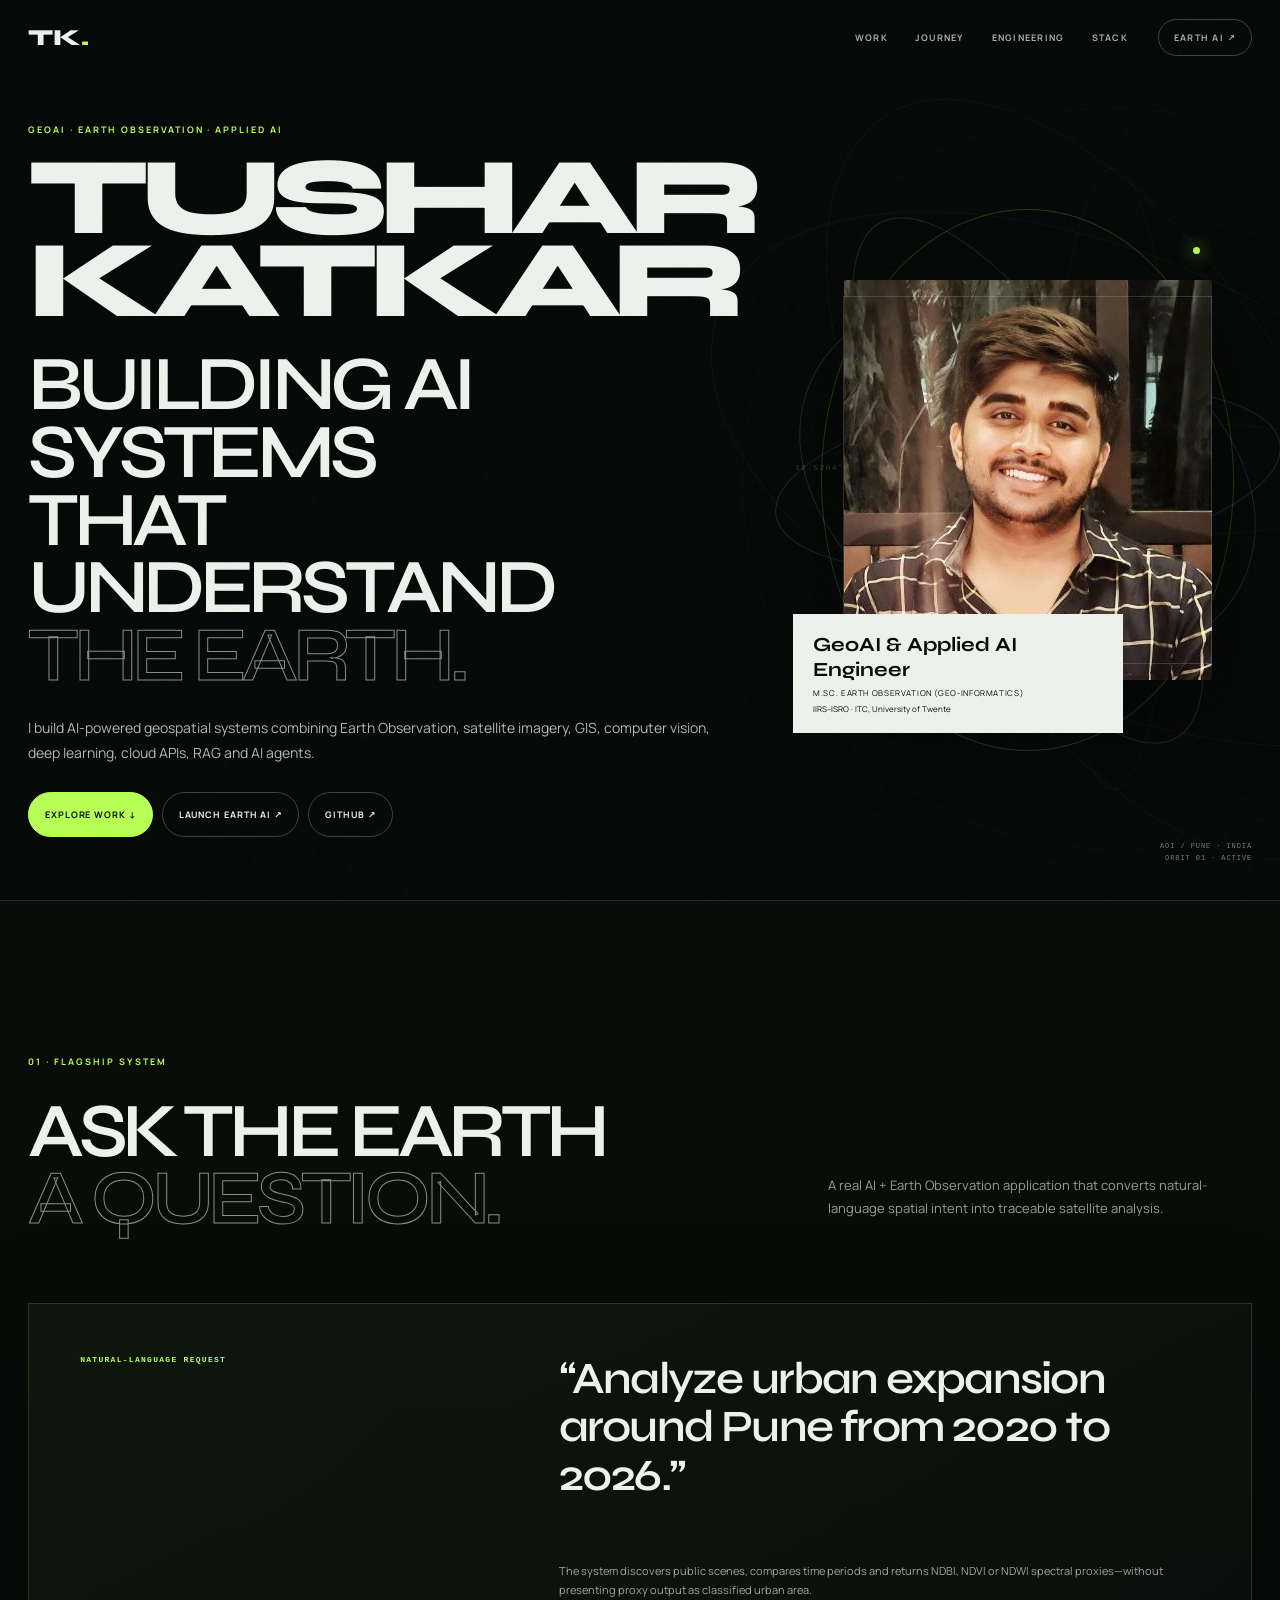
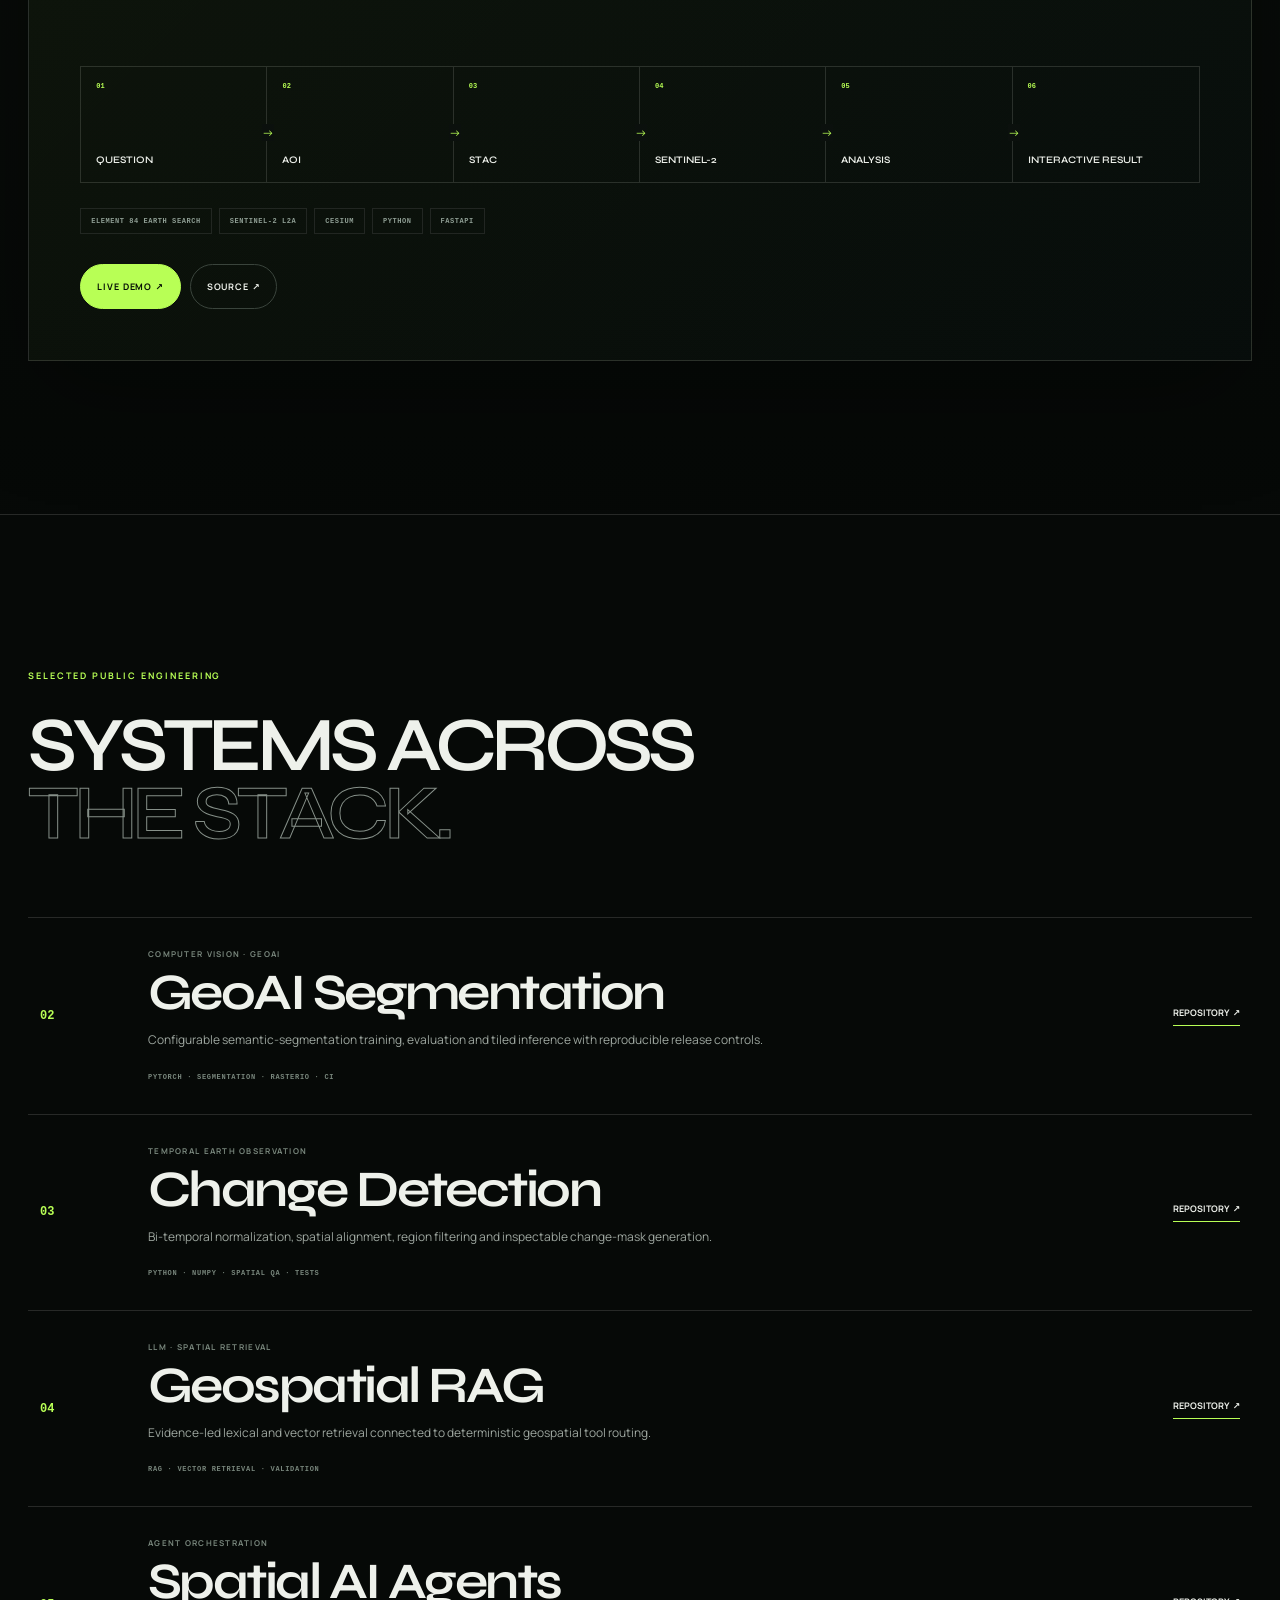
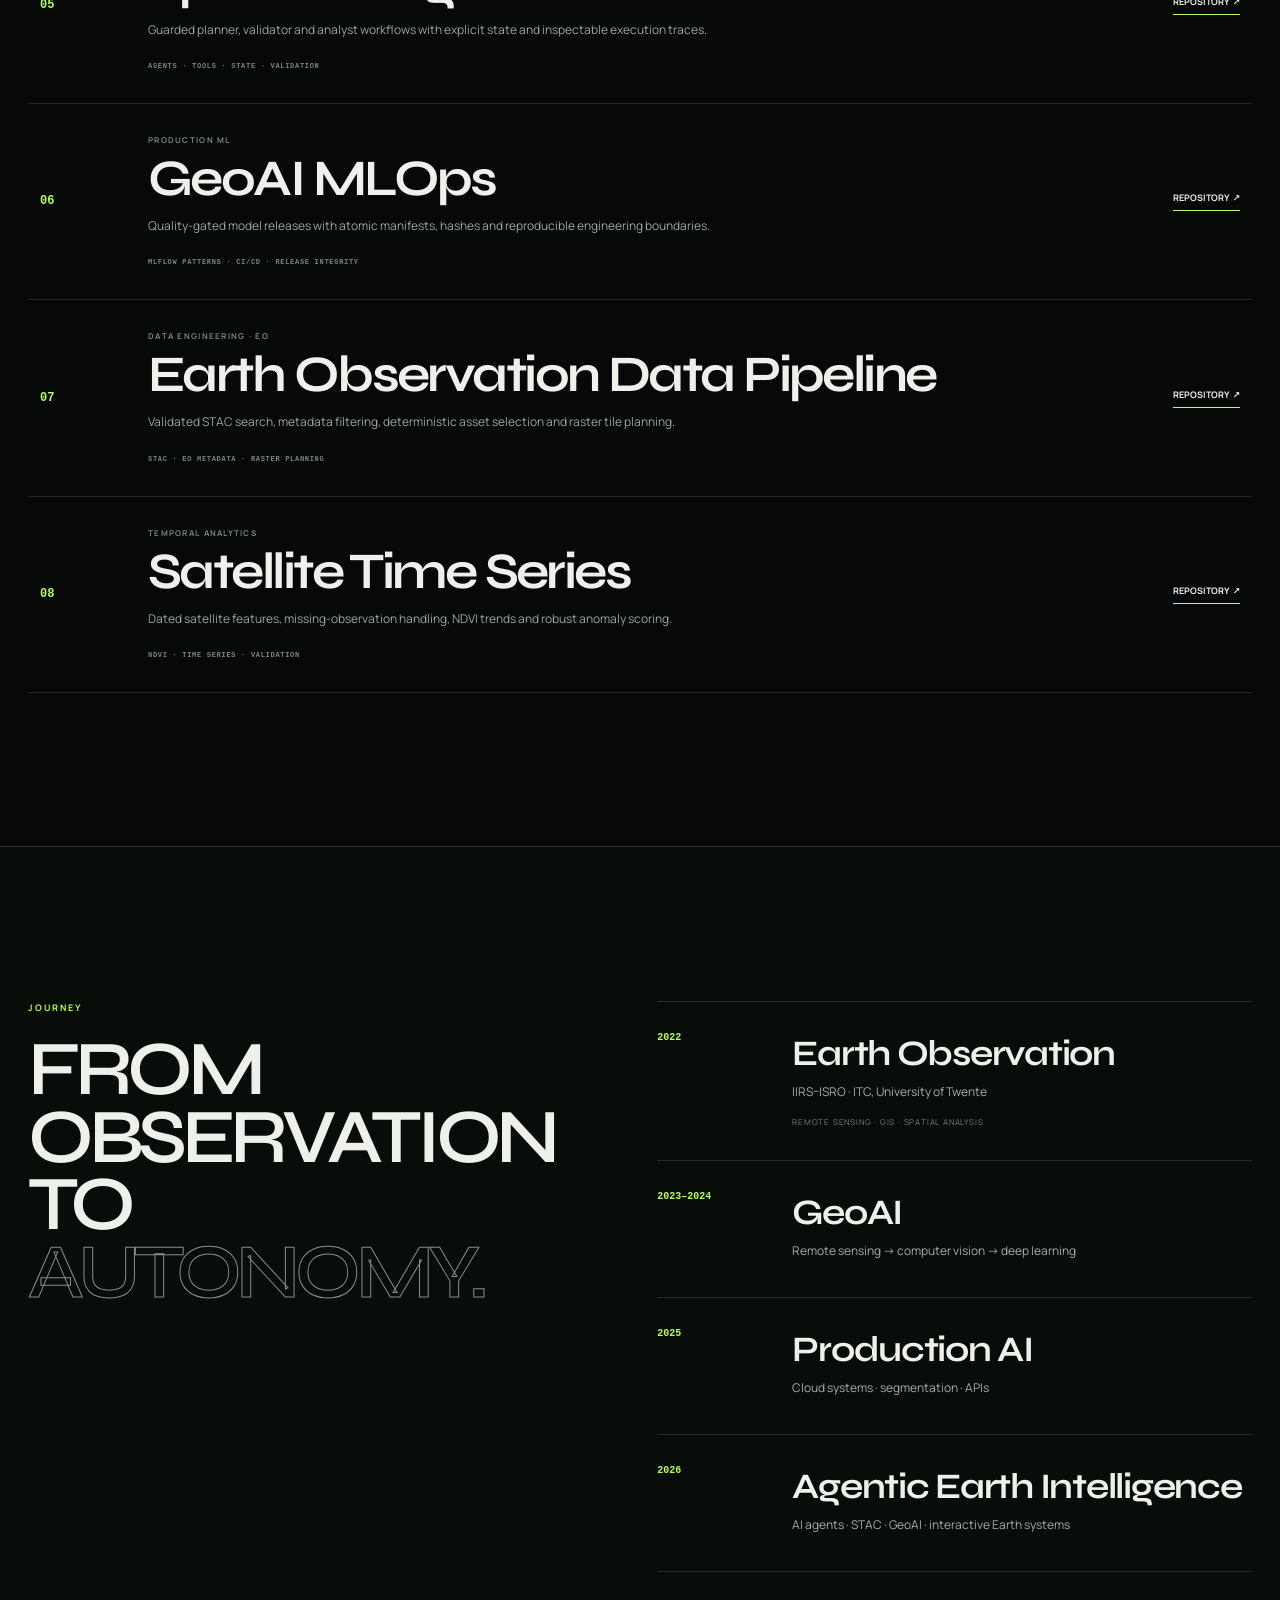
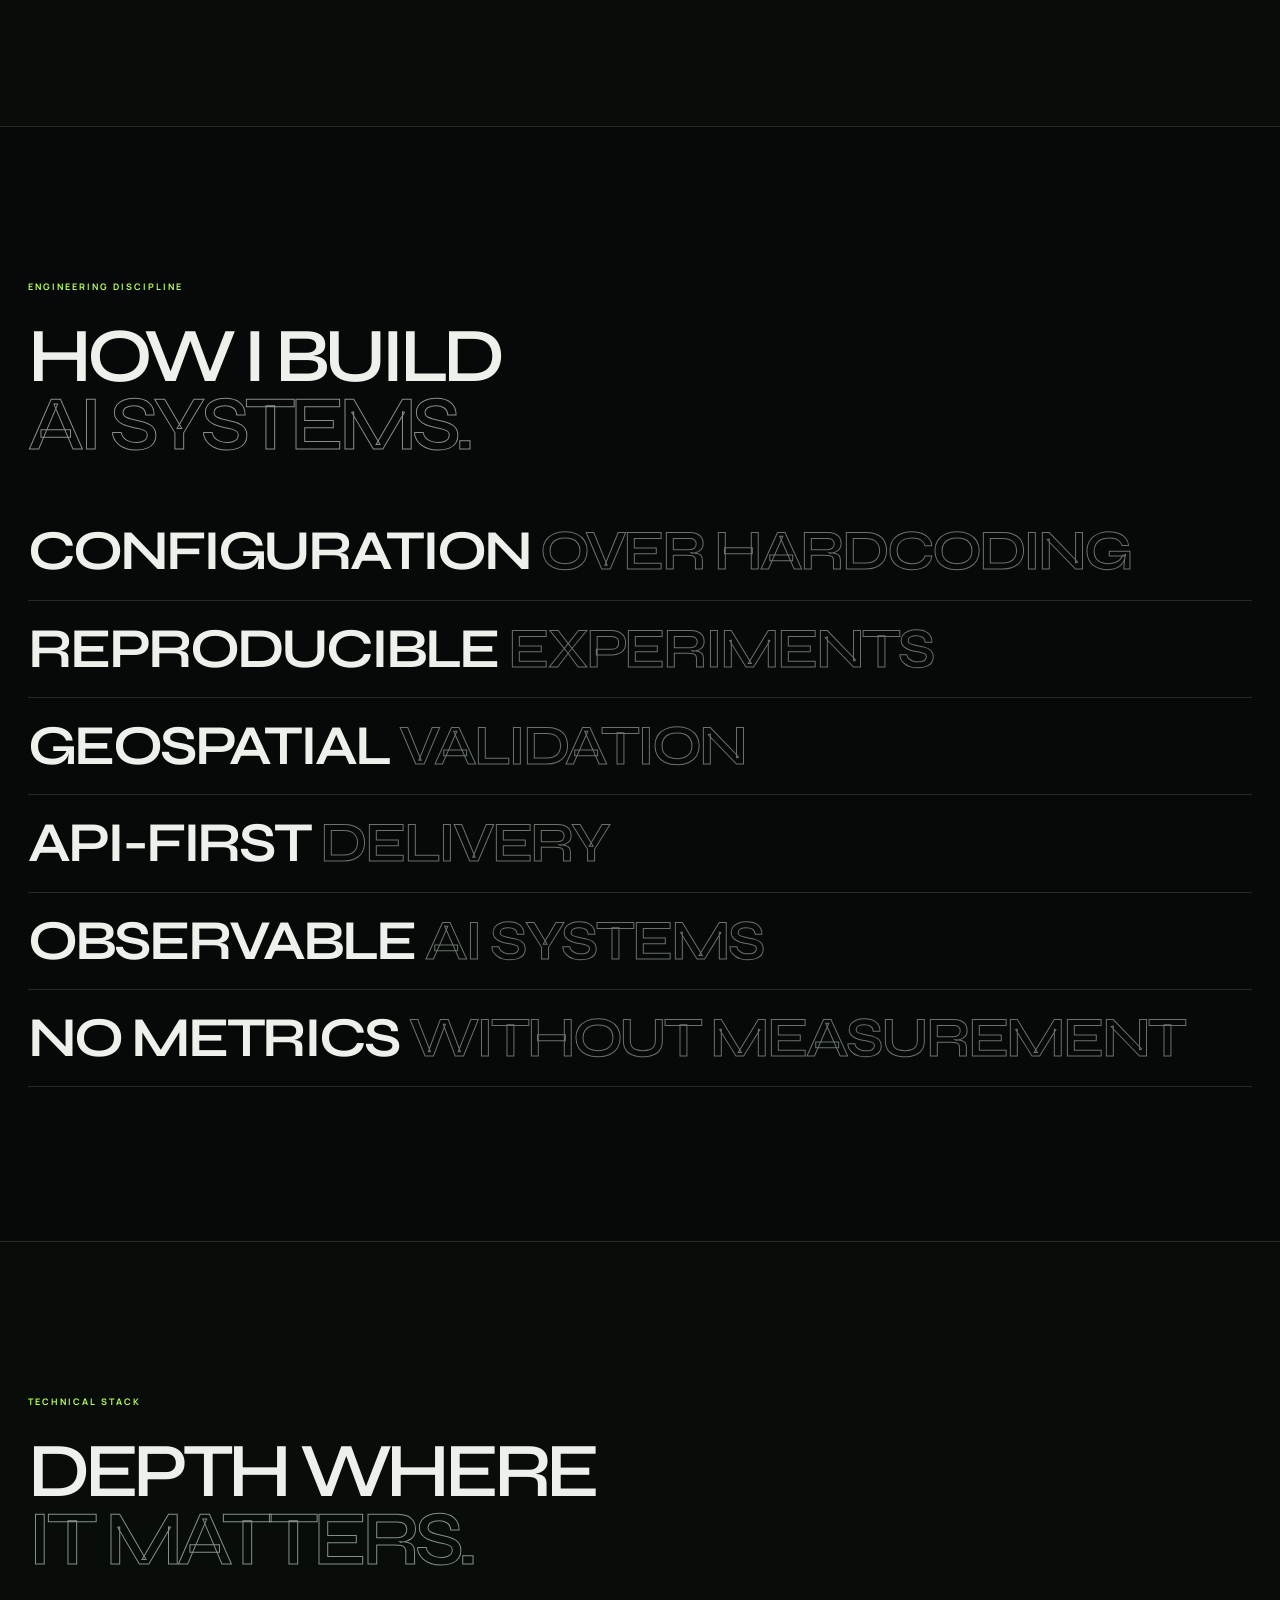
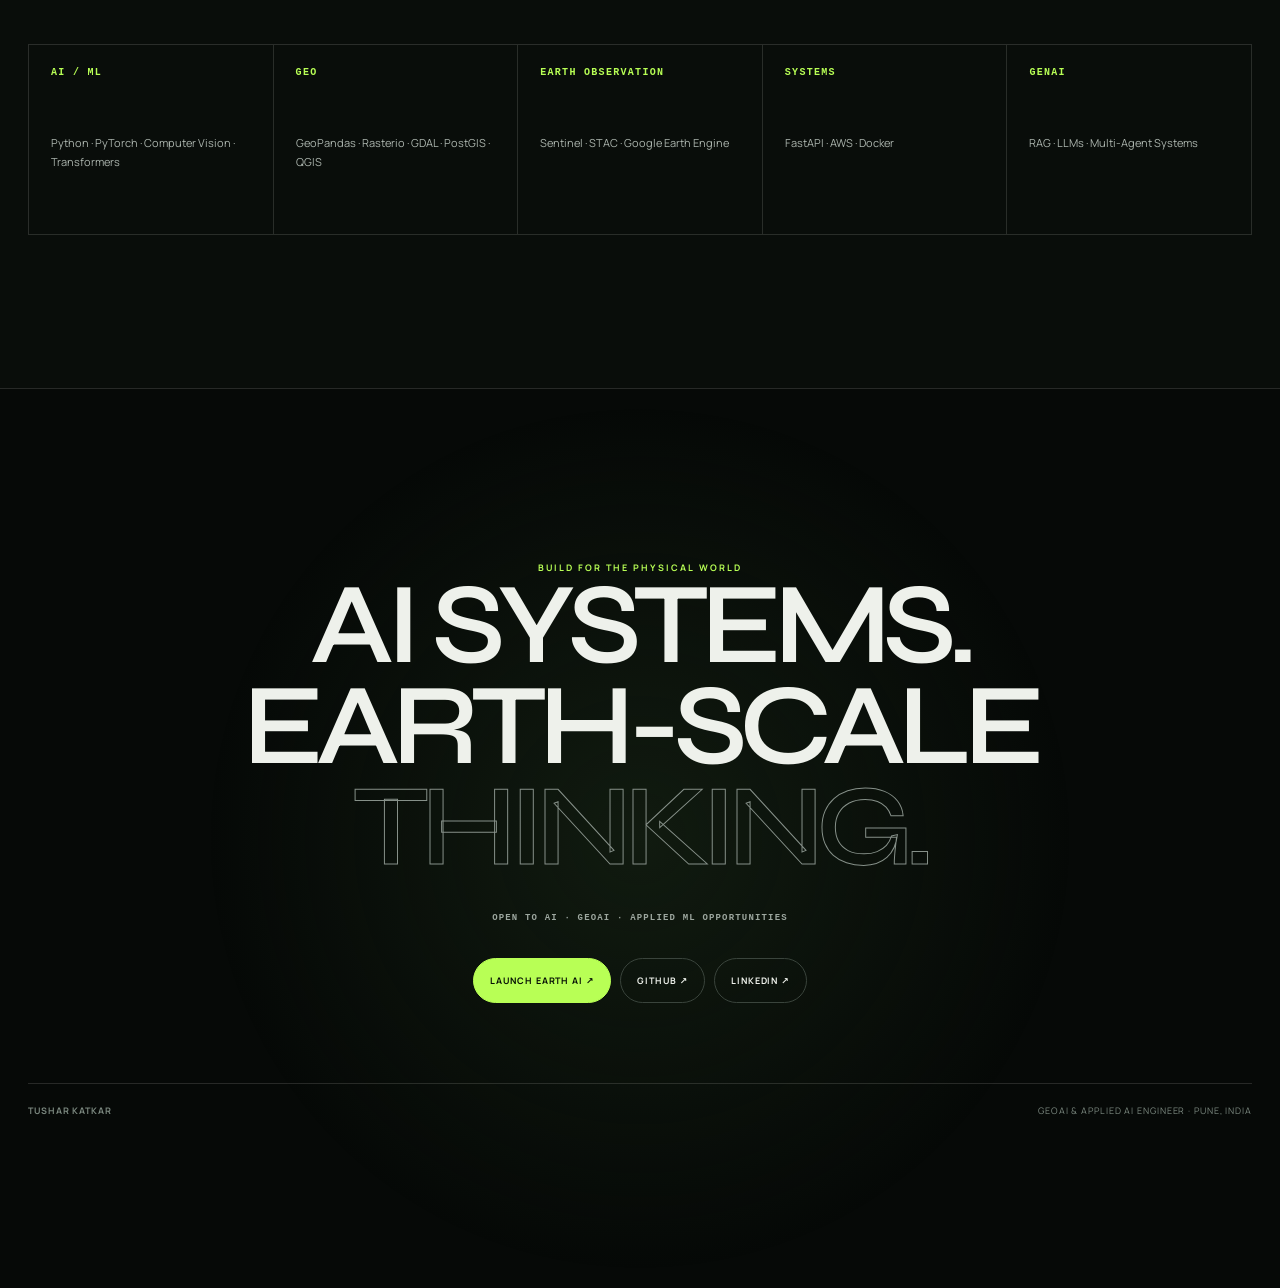
<file: redesign-v3/index.html>
<!doctype html>
<html lang="en">
<head>
  <meta charset="utf-8">
  <meta name="viewport" content="width=device-width, initial-scale=1, viewport-fit=cover">
  <meta name="theme-color" content="#060907">
  <meta name="description" content="Tushar Katkar — GeoAI and Applied AI engineer building production Earth-observation and spatial-intelligence systems.">
  <title>Tushar Katkar — GeoAI &amp; Applied AI Engineer</title>
  <link rel="icon" href="data:image/svg+xml,%3Csvg xmlns='http://www.w3.org/2000/svg' viewBox='0 0 64 64'%3E%3Crect width='64' height='64' rx='12' fill='%23060907'/%3E%3Ccircle cx='32' cy='32' r='20' fill='none' stroke='%23b8ff55' stroke-width='3'/%3E%3Cpath d='M12 32h40M32 12c9 10 9 30 0 40M32 12c-9 10-9 30 0 40' fill='none' stroke='%235ee8ff' stroke-width='2'/%3E%3C/svg%3E">
  <link rel="preconnect" href="https://fonts.googleapis.com">
  <link rel="preconnect" href="https://fonts.gstatic.com" crossorigin>
  <link href="https://fonts.googleapis.com/css2?family=Manrope:wght@400;500;600;700&amp;family=Syne:wght@500;600;700;800&amp;display=swap" rel="stylesheet">
  <link rel="stylesheet" href="styles.css">
</head>
<body>
  <a class="skip" href="#main">Skip to content</a>
  <div class="geo-backdrop" aria-hidden="true"><i></i><i></i><span>18.5204° N&nbsp;&nbsp;73.8567° E</span></div>
  <div class="grain" aria-hidden="true"></div><div class="progress" aria-hidden="true"></div>
  <header class="site-header shell">
    <a class="brand" href="#top" aria-label="Tushar Katkar, home">TK<span>.</span></a>
    <nav aria-label="Primary navigation"><a href="#work">Work</a><a href="#journey">Journey</a><a href="#engineering">Engineering</a><a href="#stack">Stack</a></nav>
    <a class="header-cta" href="https://tushar2159.github.io/agentic-earth-intelligence/#3d" target="_blank" rel="noopener noreferrer">Earth AI ↗</a>
  </header>

  <main id="main">
    <section class="hero shell" id="top">
      <div class="hero-copy reveal">
        <p class="eyebrow">GeoAI · Earth Observation · Applied AI</p>
        <h1>Tushar<br>Katkar</h1>
        <h2>Building AI systems<br>that understand<br><span>the Earth.</span></h2>
        <p class="hero-intro">I build AI-powered geospatial systems combining Earth Observation, satellite imagery, GIS, computer vision, deep learning, cloud APIs, RAG and AI agents.</p>
        <div class="actions"><a class="button button--primary" href="#work">Explore work ↓</a><a class="button" href="https://tushar2159.github.io/agentic-earth-intelligence/#3d" target="_blank" rel="noopener noreferrer">Launch Earth AI ↗</a><a class="button" href="https://github.com/tushar2159" target="_blank" rel="noopener noreferrer">GitHub ↗</a></div>
      </div>
      <figure class="portrait reveal" data-parallax>
        <div class="portrait-orbits" aria-hidden="true"><i></i><i></i><i></i><b></b></div>
        <img src="../assets/tushar-katkar-photo.jpeg" alt="Portrait of Tushar Katkar" width="400" height="400" fetchpriority="high">
        <figcaption><strong>GeoAI &amp; Applied AI Engineer</strong><span>M.Sc. Earth Observation (Geo-informatics)</span><small>IIRS–ISRO · ITC, University of Twente</small></figcaption>
      </figure>
      <p class="hero-coordinate" aria-hidden="true">AOI / PUNE · INDIA<br>ORBIT 01 · ACTIVE</p>
    </section>

    <section class="flagship section" id="work">
      <div class="shell">
        <header class="section-heading reveal"><p class="eyebrow">01 · Flagship system</p><h2>Ask the Earth<br><span>a question.</span></h2><p>A real AI + Earth Observation application that converts natural-language spatial intent into traceable satellite analysis.</p></header>
        <div class="flagship-panel reveal">
          <div class="query"><small>Natural-language request</small><blockquote>“Analyze urban expansion around Pune from 2020 to 2026.”</blockquote><p>The system discovers public scenes, compares time periods and returns NDBI, NDVI or NDWI spectral proxies—without presenting proxy output as classified urban area.</p></div>
          <ol class="pipeline" aria-label="Agentic Earth Intelligence workflow"><li><b>01</b><span>Question</span></li><li><b>02</b><span>AOI</span></li><li><b>03</b><span>STAC</span></li><li><b>04</b><span>Sentinel-2</span></li><li><b>05</b><span>Analysis</span></li><li><b>06</b><span>Interactive result</span></li></ol>
          <div class="system-meta"><span>Element 84 Earth Search</span><span>Sentinel-2 L2A</span><span>Cesium</span><span>Python</span><span>FastAPI</span></div>
          <div class="actions"><a class="button button--primary" href="https://tushar2159.github.io/agentic-earth-intelligence/#3d" target="_blank" rel="noopener noreferrer">Live demo ↗</a><a class="button" href="https://github.com/tushar2159/agentic-earth-intelligence" target="_blank" rel="noopener noreferrer">Source ↗</a></div>
        </div>
      </div>
    </section>

    <section class="work section" aria-labelledby="work-title">
      <div class="shell"><header class="section-heading reveal"><p class="eyebrow">Selected public engineering</p><h2 id="work-title">Systems across<br><span>the stack.</span></h2></header>
        <div class="project-list">
          <article class="project reveal"><span>02</span><div><p>Computer vision · GeoAI</p><h3>GeoAI Segmentation</h3><p>Configurable semantic-segmentation training, evaluation and tiled inference with reproducible release controls.</p><small>PyTorch · segmentation · Rasterio · CI</small></div><a href="https://github.com/tushar2159/semantic-segmentation-pipeline" target="_blank" rel="noopener noreferrer" aria-label="Open GeoAI Segmentation repository">Repository ↗</a></article>
          <article class="project reveal"><span>03</span><div><p>Temporal Earth observation</p><h3>Change Detection</h3><p>Bi-temporal normalization, spatial alignment, region filtering and inspectable change-mask generation.</p><small>Python · NumPy · spatial QA · tests</small></div><a href="https://github.com/tushar2159/geoai-change-detection-pipeline" target="_blank" rel="noopener noreferrer" aria-label="Open Change Detection repository">Repository ↗</a></article>
          <article class="project reveal"><span>04</span><div><p>LLM · Spatial retrieval</p><h3>Geospatial RAG</h3><p>Evidence-led lexical and vector retrieval connected to deterministic geospatial tool routing.</p><small>RAG · vector retrieval · validation</small></div><a href="https://github.com/tushar2159/geospatial-rag-assistant" target="_blank" rel="noopener noreferrer" aria-label="Open Geospatial RAG repository">Repository ↗</a></article>
          <article class="project reveal"><span>05</span><div><p>Agent orchestration</p><h3>Spatial AI Agents</h3><p>Guarded planner, validator and analyst workflows with explicit state and inspectable execution traces.</p><small>Agents · tools · state · validation</small></div><a href="https://github.com/tushar2159/spatial-agent-workflows" target="_blank" rel="noopener noreferrer" aria-label="Open Spatial AI Agents repository">Repository ↗</a></article>
          <article class="project reveal"><span>06</span><div><p>Production ML</p><h3>GeoAI MLOps</h3><p>Quality-gated model releases with atomic manifests, hashes and reproducible engineering boundaries.</p><small>MLflow patterns · CI/CD · release integrity</small></div><a href="https://github.com/tushar2159/geoai-mlops-template" target="_blank" rel="noopener noreferrer" aria-label="Open GeoAI MLOps repository">Repository ↗</a></article>
          <article class="project reveal"><span>07</span><div><p>Data engineering · EO</p><h3>Earth Observation Data Pipeline</h3><p>Validated STAC search, metadata filtering, deterministic asset selection and raster tile planning.</p><small>STAC · EO metadata · raster planning</small></div><a href="https://github.com/tushar2159/earth-observation-data-pipeline" target="_blank" rel="noopener noreferrer" aria-label="Open Earth Observation Data Pipeline repository">Repository ↗</a></article>
          <article class="project reveal"><span>08</span><div><p>Temporal analytics</p><h3>Satellite Time Series</h3><p>Dated satellite features, missing-observation handling, NDVI trends and robust anomaly scoring.</p><small>NDVI · time series · validation</small></div><a href="https://github.com/tushar2159/satellite-timeseries-analytics" target="_blank" rel="noopener noreferrer" aria-label="Open Satellite Time Series repository">Repository ↗</a></article>
        </div>
      </div>
    </section>

    <section class="journey section" id="journey">
      <div class="shell journey-grid"><header class="section-heading reveal"><p class="eyebrow">Journey</p><h2>From observation<br>to <span>autonomy.</span></h2></header>
        <ol class="timeline">
          <li class="reveal"><time>2022</time><div><h3>Earth Observation</h3><p>IIRS–ISRO · ITC, University of Twente</p><small>Remote sensing · GIS · spatial analysis</small></div></li>
          <li class="reveal"><time>2023–2024</time><div><h3>GeoAI</h3><p>Remote sensing → computer vision → deep learning</p></div></li>
          <li class="reveal"><time>2025</time><div><h3>Production AI</h3><p>Cloud systems · segmentation · APIs</p></div></li>
          <li class="reveal"><time>2026</time><div><h3>Agentic Earth Intelligence</h3><p>AI agents · STAC · GeoAI · interactive Earth systems</p></div></li>
        </ol>
      </div>
    </section>

    <section class="engineering section" id="engineering">
      <div class="shell"><header class="section-heading reveal"><p class="eyebrow">Engineering discipline</p><h2>How I build<br><span>AI systems.</span></h2></header>
        <div class="principles"><p class="reveal">Configuration <span>over hardcoding</span></p><p class="reveal">Reproducible <span>experiments</span></p><p class="reveal">Geospatial <span>validation</span></p><p class="reveal">API-first <span>delivery</span></p><p class="reveal">Observable <span>AI systems</span></p><p class="reveal">No metrics <span>without measurement</span></p></div>
      </div>
    </section>

    <section class="stack section" id="stack">
      <div class="shell"><header class="section-heading reveal"><p class="eyebrow">Technical stack</p><h2>Depth where<br><span>it matters.</span></h2></header>
        <div class="stack-grid">
          <section class="reveal"><h3>AI / ML</h3><p>Python · PyTorch · Computer Vision · Transformers</p></section><section class="reveal"><h3>Geo</h3><p>GeoPandas · Rasterio · GDAL · PostGIS · QGIS</p></section><section class="reveal"><h3>Earth Observation</h3><p>Sentinel · STAC · Google Earth Engine</p></section><section class="reveal"><h3>Systems</h3><p>FastAPI · AWS · Docker</p></section><section class="reveal"><h3>GenAI</h3><p>RAG · LLMs · Multi-Agent Systems</p></section>
        </div>
      </div>
    </section>

    <section class="closing section"><div class="shell reveal"><p class="eyebrow">Build for the physical world</p><h2>AI systems.<br>Earth-scale<br><span>thinking.</span></h2><p>Open to AI · GeoAI · Applied ML opportunities</p><div class="actions"><a class="button button--primary" href="https://tushar2159.github.io/agentic-earth-intelligence/#3d" target="_blank" rel="noopener noreferrer">Launch Earth AI ↗</a><a class="button" href="https://github.com/tushar2159" target="_blank" rel="noopener noreferrer">GitHub ↗</a><a class="button" href="https://www.linkedin.com/in/tushar-katkar-541b511a2/" target="_blank" rel="noopener noreferrer">LinkedIn ↗</a></div><footer><strong>Tushar Katkar</strong><span>GeoAI &amp; Applied AI Engineer · Pune, India</span></footer></div></section>
  </main>
  <script src="script.js"></script>
</body>
</html>
</file>
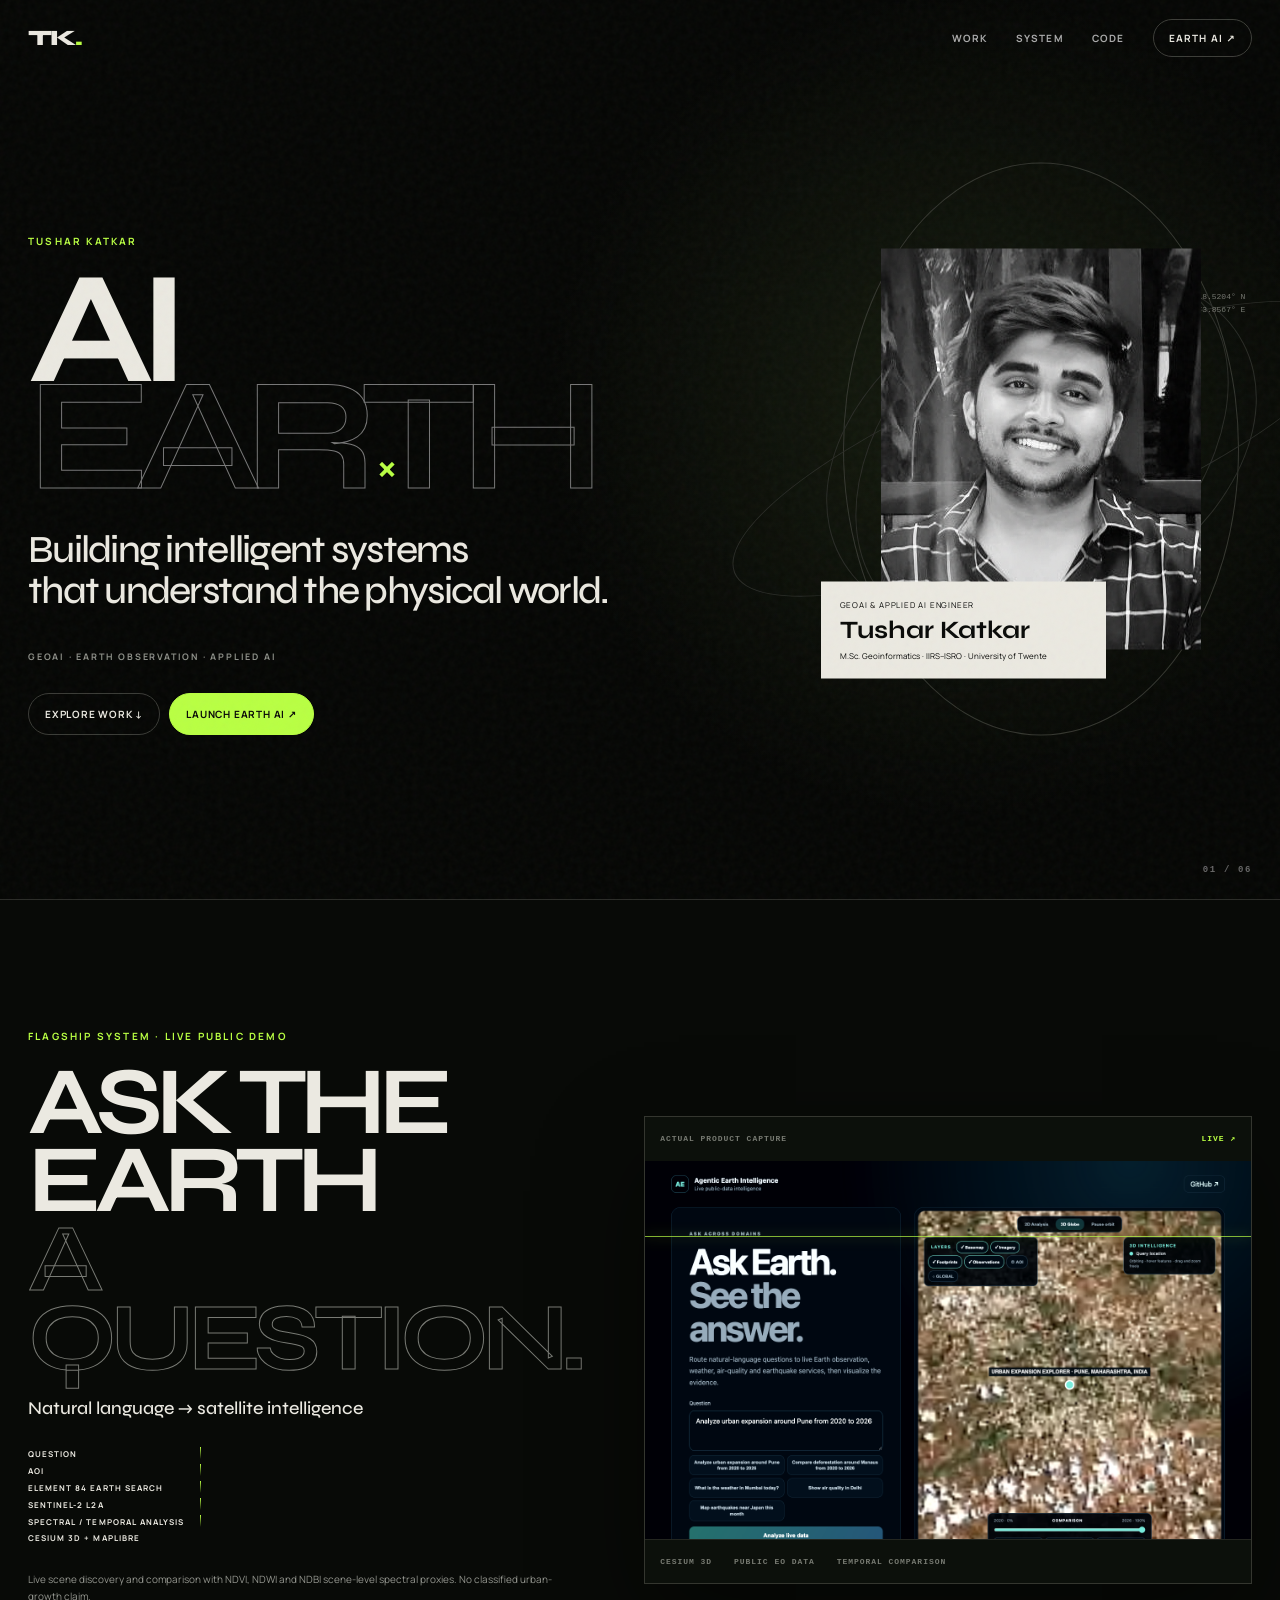
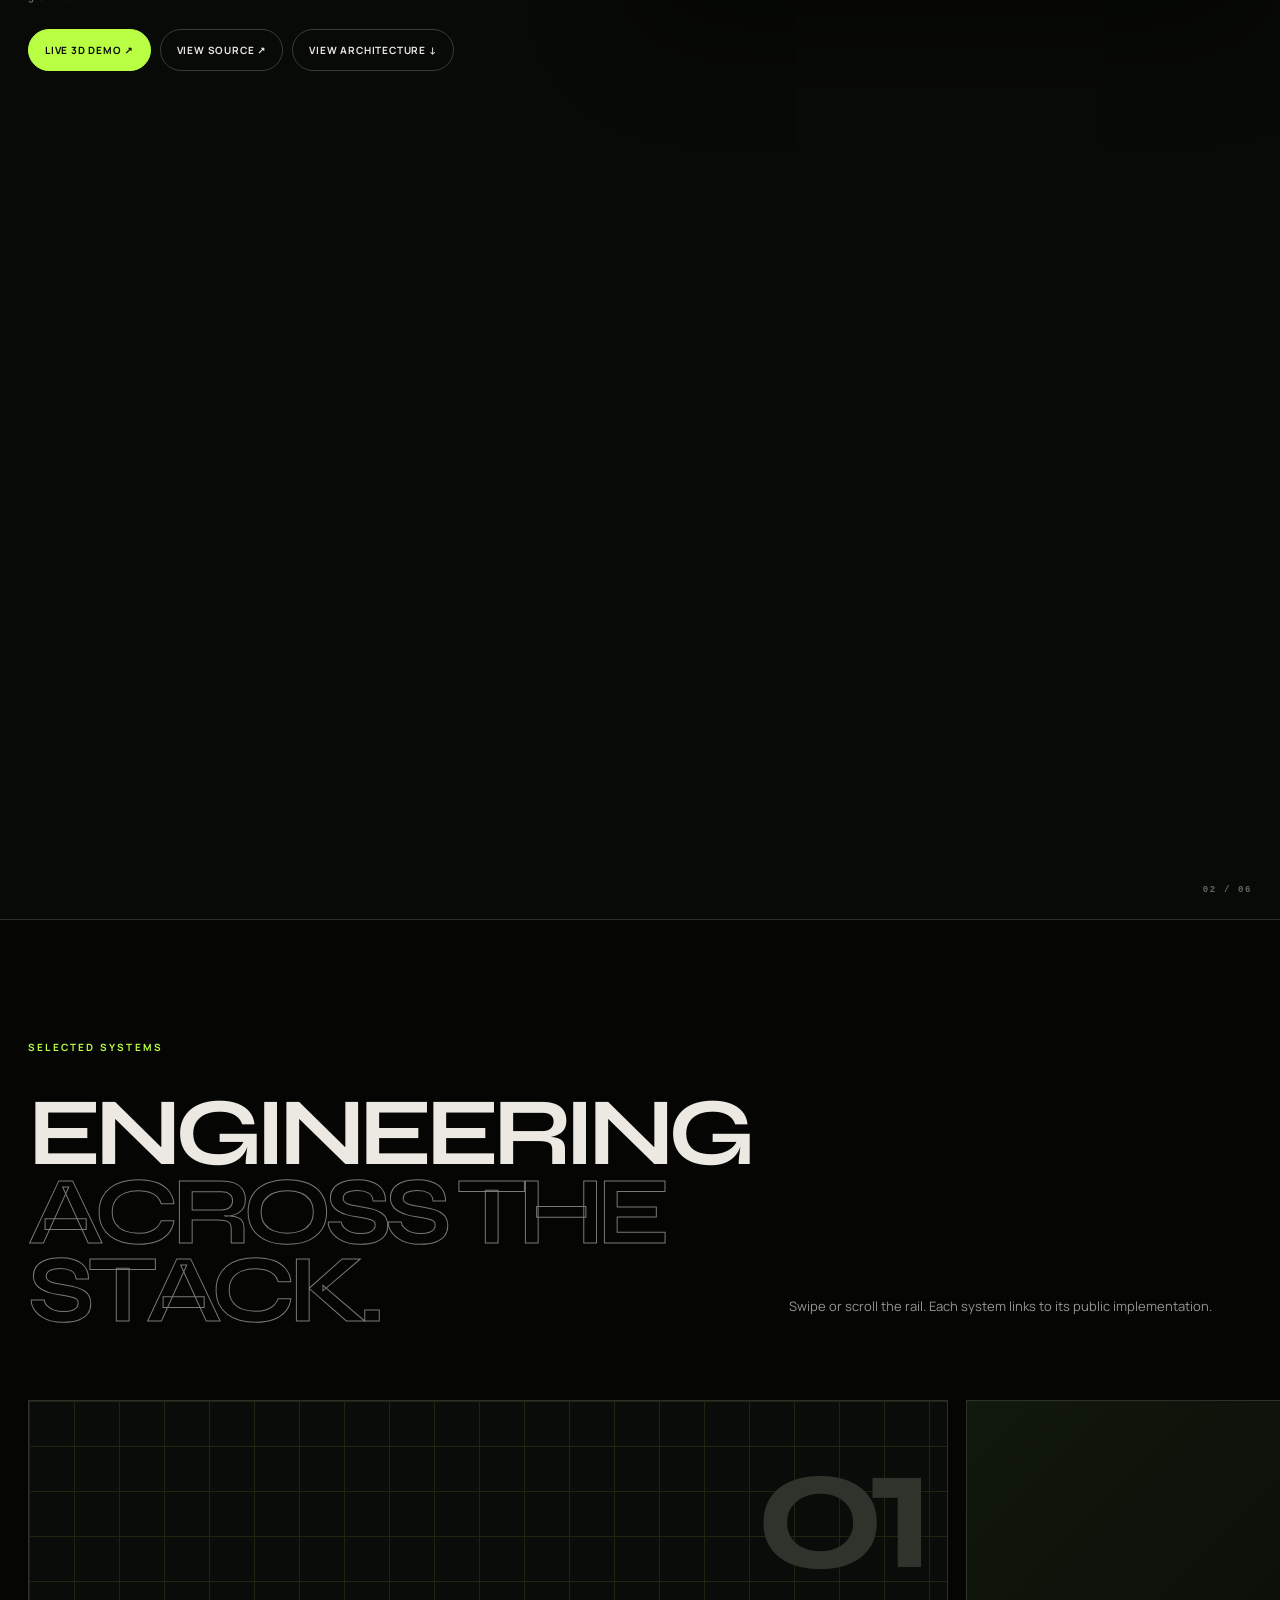
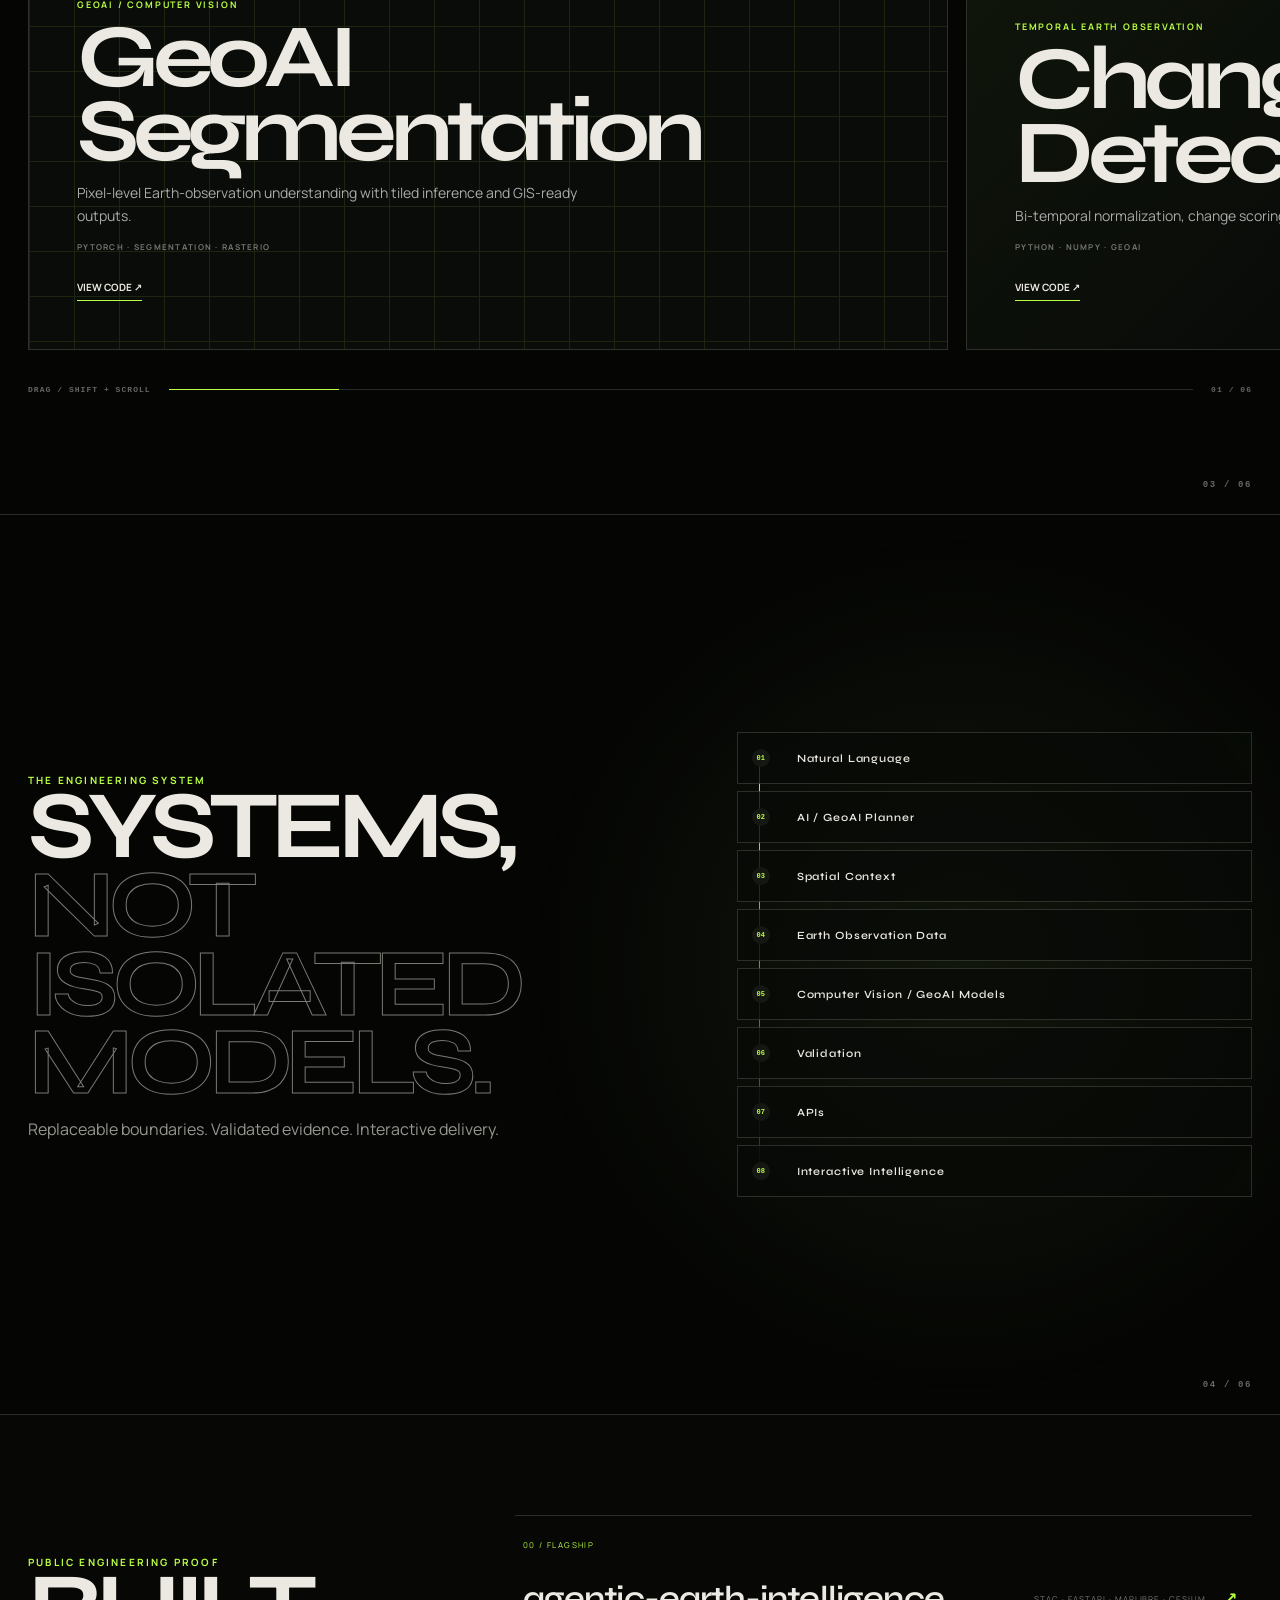
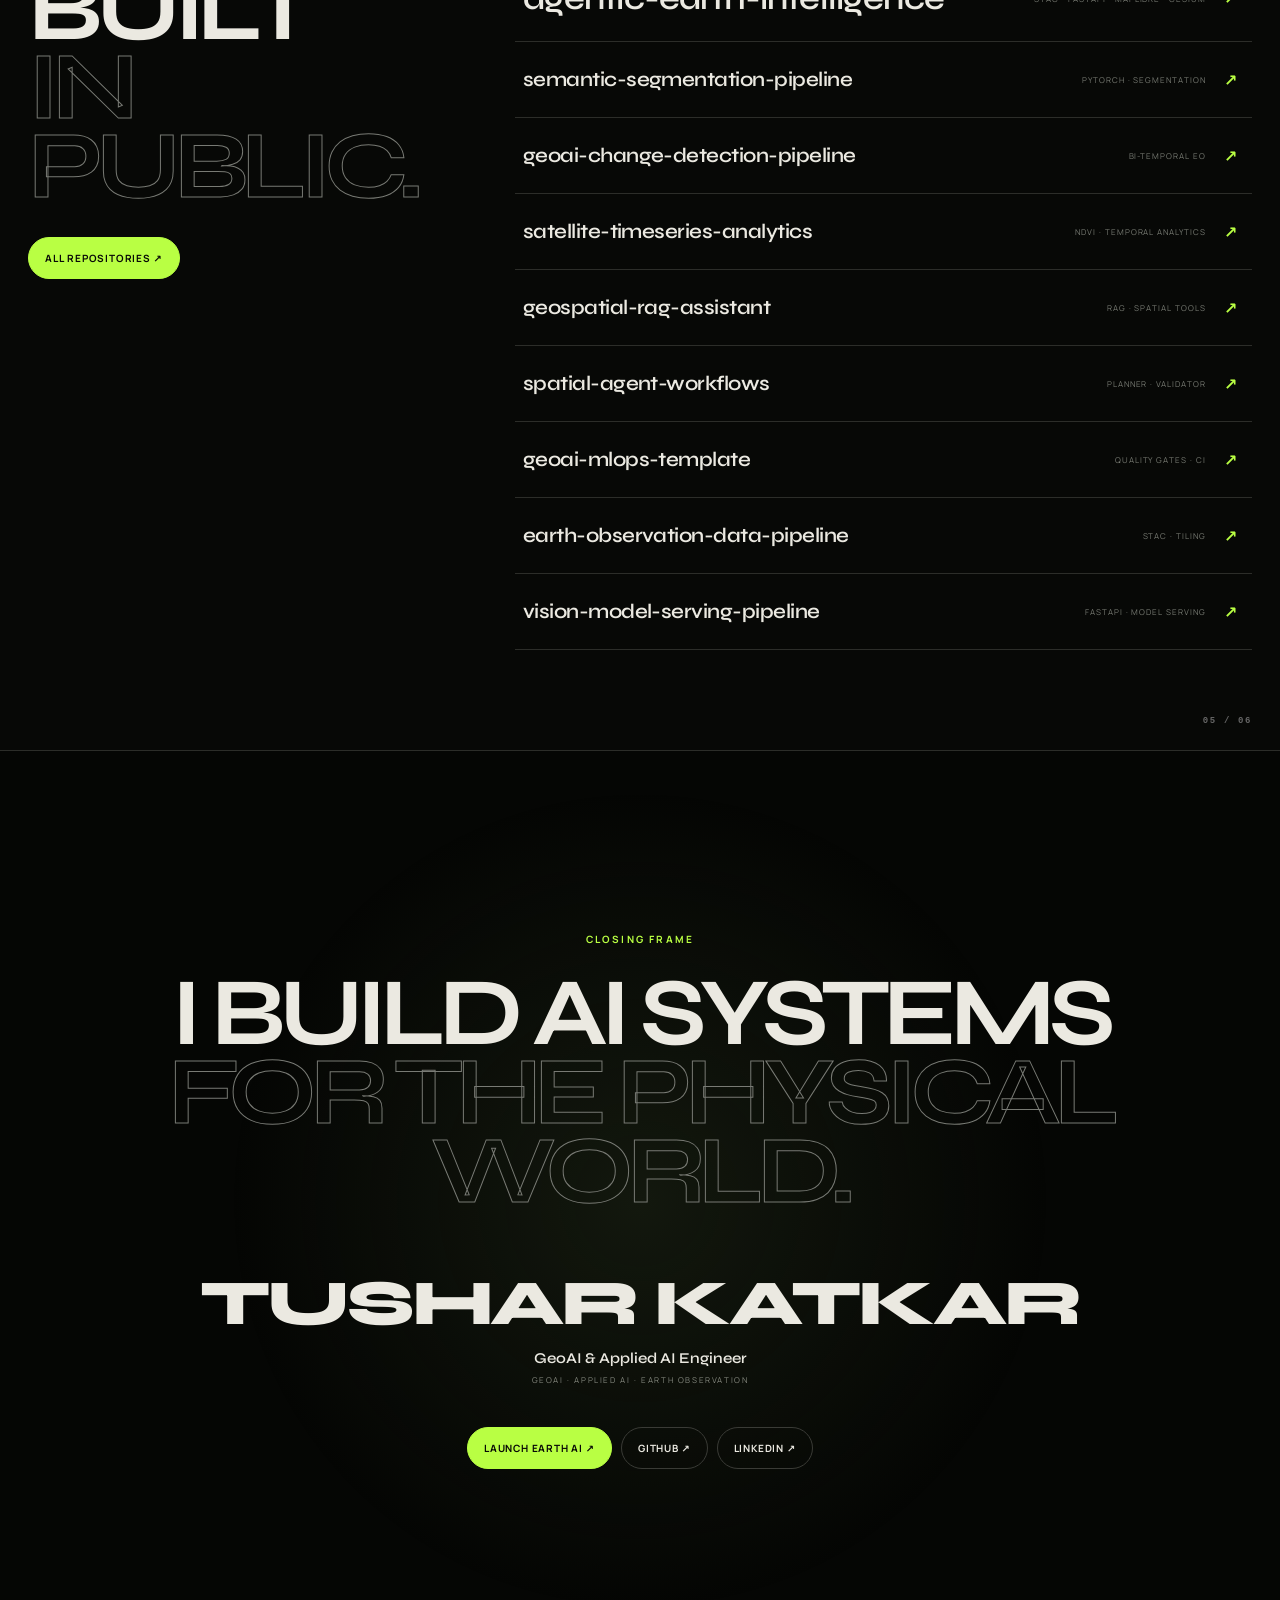
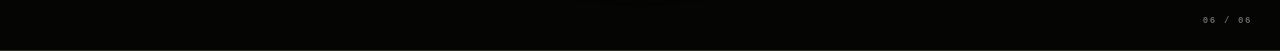
<file: redesign/index.html>
<!doctype html>
<html lang="en">
<head>
  <meta charset="UTF-8">
  <meta name="viewport" content="width=device-width,initial-scale=1">
  <meta name="description" content="Tushar Katkar — GeoAI and Applied AI Engineer building intelligent systems for the physical world.">
  <title>Tushar Katkar — AI × Earth</title>
  <link rel="preconnect" href="https://fonts.googleapis.com">
  <link rel="preconnect" href="https://fonts.gstatic.com" crossorigin>
  <link href="https://fonts.googleapis.com/css2?family=Manrope:wght@400;500;600;700&amp;family=Syne:wght@500;600;700;800&amp;display=swap" rel="stylesheet">
  <link rel="stylesheet" href="styles.css">
</head>
<body>
  <div class="grain" aria-hidden="true"></div><div class="progress" aria-hidden="true"></div>
  <header class="nav shell">
    <a class="brand" href="#top" aria-label="Tushar Katkar, back to top">TK<span>.</span></a>
    <nav aria-label="Preview navigation"><a href="#work">Work</a><a href="#system">System</a><a href="#code">Code</a><a class="nav-pill" href="https://tushar2159.github.io/agentic-earth-intelligence/#3d" target="_blank" rel="noopener">Earth AI ↗</a></nav>
  </header>

  <main id="top">
    <section class="scene hero" data-scene="01">
      <div class="hero-grid shell">
        <div class="hero-copy">
          <p class="kicker split">TUSHAR KATKAR</p>
          <h1 aria-label="AI by Earth"><span class="solid split">AI</span><span class="multiply split">×</span><span class="outline split">EARTH</span></h1>
          <p class="statement split">Building intelligent systems<br>that understand the physical world.</p>
          <p class="discipline split">GEOAI · EARTH OBSERVATION · APPLIED AI</p>
          <div class="actions split"><a href="#work">Explore work ↓</a><a class="acid" href="https://tushar2159.github.io/agentic-earth-intelligence/#3d" target="_blank" rel="noopener">Launch Earth AI ↗</a></div>
        </div>
        <div class="hero-portrait" data-parallax="-0.08">
          <div class="orbital" aria-hidden="true"><i></i><i></i><i></i><b>18.5204° N<br>73.8567° E</b></div>
          <img src="../assets/tushar-katkar-photo.jpeg" alt="Portrait of Tushar Katkar">
          <div class="portrait-caption"><span>GEOAI &amp; APPLIED AI ENGINEER</span><strong>Tushar Katkar</strong><small>M.Sc. Geoinformatics · IIRS–ISRO · University of Twente</small></div>
        </div>
      </div>
      <div class="scan-grid" aria-hidden="true"></div><span class="scene-index">01 / 06</span>
    </section>

    <section id="work" class="scene flagship" data-scene="02">
      <div class="flagship-sticky shell">
        <div class="flagship-copy reveal">
          <p class="kicker">FLAGSHIP SYSTEM · LIVE PUBLIC DEMO</p>
          <h2>ASK THE EARTH<br><span>A QUESTION.</span></h2>
          <p class="lead">Natural language → satellite intelligence</p>
          <div class="workflow" aria-label="Agentic Earth workflow">
            <span>QUESTION</span><i></i><span>AOI</span><i></i><span>ELEMENT 84 EARTH SEARCH</span><i></i><span>SENTINEL-2 L2A</span><i></i><span>SPECTRAL / TEMPORAL ANALYSIS</span><i></i><span>CESIUM 3D + MAPLIBRE</span>
          </div>
          <p class="truth">Live scene discovery and comparison with NDVI, NDWI and NDBI scene-level spectral proxies. No classified urban-growth claim.</p>
          <div class="actions"><a class="acid" href="https://tushar2159.github.io/agentic-earth-intelligence/#3d" target="_blank" rel="noopener">Live 3D demo ↗</a><a href="https://github.com/tushar2159/agentic-earth-intelligence" target="_blank" rel="noopener">View source ↗</a><a href="#system">View architecture ↓</a></div>
        </div>
        <a class="live-frame reveal" href="https://tushar2159.github.io/agentic-earth-intelligence/#3d" target="_blank" rel="noopener" aria-label="Open live Agentic Earth Intelligence 3D demo">
          <div class="frame-bar"><span>ACTUAL PRODUCT CAPTURE</span><b>LIVE ↗</b></div><div class="frame-viewport"><img src="agentic-earth-live.png" alt="Actual public Agentic Earth Intelligence interface showing a Cesium 3D analysis"><div class="frame-scan"></div></div><div class="frame-meta"><span>CESIUM 3D</span><span>PUBLIC EO DATA</span><span>TEMPORAL COMPARISON</span></div>
        </a>
      </div><span class="scene-index">02 / 06</span>
    </section>

    <section class="scene systems" data-scene="03">
      <div class="systems-head shell reveal"><p class="kicker">SELECTED SYSTEMS</p><h2>ENGINEERING<br><span>ACROSS THE STACK.</span></h2><p>Swipe or scroll the rail. Each system links to its public implementation.</p></div>
      <div class="project-rail" aria-label="Selected GeoAI systems">
        <article class="project-panel motif-grid"><span class="project-num">01</span><div><p>GEOAI / COMPUTER VISION</p><h3>GeoAI<br>Segmentation</h3><p>Pixel-level Earth-observation understanding with tiled inference and GIS-ready outputs.</p><b>PYTORCH · SEGMENTATION · RASTERIO</b><a href="https://github.com/tushar2159/semantic-segmentation-pipeline" target="_blank" rel="noopener">View code ↗</a></div></article>
        <article class="project-panel motif-split"><span class="project-num">02</span><div><p>TEMPORAL EARTH OBSERVATION</p><h3>Change<br>Detection</h3><p>Bi-temporal normalization, change scoring and spatial mask generation.</p><b>PYTHON · NUMPY · GEOAI</b><a href="https://github.com/tushar2159/geoai-change-detection-pipeline" target="_blank" rel="noopener">View code ↗</a></div></article>
        <article class="project-panel motif-wave"><span class="project-num">03</span><div><p>EARTH OBSERVATION ANALYTICS</p><h3>Satellite<br>Time Series</h3><p>Temporal feature engineering, NDVI summaries and robust anomaly detection.</p><b>NDVI · TIME SERIES · VALIDATION</b><a href="https://github.com/tushar2159/satellite-timeseries-analytics" target="_blank" rel="noopener">View code ↗</a></div></article>
        <article class="project-panel motif-nodes"><span class="project-num">04</span><div><p>LLM / SPATIAL RETRIEVAL</p><h3>Geospatial<br>RAG</h3><p>Grounded retrieval connected to deterministic spatial tools and structured outputs.</p><b>RAG · FASTAPI · SPATIAL TOOLS</b><a href="https://github.com/tushar2159/geospatial-rag-assistant" target="_blank" rel="noopener">View code ↗</a></div></article>
        <article class="project-panel motif-agents"><span class="project-num">05</span><div><p>AGENT ORCHESTRATION</p><h3>Spatial AI<br>Agents</h3><p>Explicit planning, validation and inspectable tool execution workflows.</p><b>PLANNER · TOOLS · VALIDATOR</b><a href="https://github.com/tushar2159/spatial-agent-workflows" target="_blank" rel="noopener">View code ↗</a></div></article>
        <article class="project-panel motif-pipeline"><span class="project-num">06</span><div><p>REPRODUCIBLE MODEL DELIVERY</p><h3>GeoAI<br>MLOps</h3><p>Config-driven releases, quality gates and reproducible engineering boundaries.</p><b>MLOPS · CI · RELEASES</b><a href="https://github.com/tushar2159/geoai-mlops-template" target="_blank" rel="noopener">View code ↗</a></div></article>
      </div><div class="rail-status shell"><span>DRAG / SHIFT + SCROLL</span><div><i></i></div><b id="railCount">01 / 06</b></div><span class="scene-index">03 / 06</span>
    </section>

    <section id="system" class="scene architecture" data-scene="04">
      <div class="arch-shell shell"><div class="arch-title reveal"><p class="kicker">THE ENGINEERING SYSTEM</p><h2>SYSTEMS,<br><span>NOT ISOLATED MODELS.</span></h2><p>Replaceable boundaries. Validated evidence. Interactive delivery.</p></div>
        <ol class="arch-flow">
          <li><b>01</b><span>Natural Language</span></li><li><b>02</b><span>AI / GeoAI Planner</span></li><li><b>03</b><span>Spatial Context</span></li><li><b>04</b><span>Earth Observation Data</span></li><li><b>05</b><span>Computer Vision / GeoAI Models</span></li><li><b>06</b><span>Validation</span></li><li><b>07</b><span>APIs</span></li><li><b>08</b><span>Interactive Intelligence</span></li>
        </ol></div><span class="scene-index">04 / 06</span>
    </section>

    <section id="code" class="scene proof" data-scene="05">
      <div class="proof-shell shell"><div class="proof-title reveal"><p class="kicker">PUBLIC ENGINEERING PROOF</p><h2>BUILT<br><span>IN PUBLIC.</span></h2><a class="actions acid solo" href="https://github.com/tushar2159?tab=repositories" target="_blank" rel="noopener">All repositories ↗</a></div>
        <div class="repo-list">
          <a class="featured" href="https://github.com/tushar2159/agentic-earth-intelligence" target="_blank" rel="noopener"><span>00 / FLAGSHIP</span><strong>agentic-earth-intelligence</strong><small>STAC · FASTAPI · MAPLIBRE · CESIUM</small><b>↗</b></a>
          <a href="https://github.com/tushar2159/semantic-segmentation-pipeline" target="_blank" rel="noopener"><strong>semantic-segmentation-pipeline</strong><small>PYTORCH · SEGMENTATION</small><b>↗</b></a><a href="https://github.com/tushar2159/geoai-change-detection-pipeline" target="_blank" rel="noopener"><strong>geoai-change-detection-pipeline</strong><small>BI-TEMPORAL EO</small><b>↗</b></a><a href="https://github.com/tushar2159/satellite-timeseries-analytics" target="_blank" rel="noopener"><strong>satellite-timeseries-analytics</strong><small>NDVI · TEMPORAL ANALYTICS</small><b>↗</b></a><a href="https://github.com/tushar2159/geospatial-rag-assistant" target="_blank" rel="noopener"><strong>geospatial-rag-assistant</strong><small>RAG · SPATIAL TOOLS</small><b>↗</b></a><a href="https://github.com/tushar2159/spatial-agent-workflows" target="_blank" rel="noopener"><strong>spatial-agent-workflows</strong><small>PLANNER · VALIDATOR</small><b>↗</b></a><a href="https://github.com/tushar2159/geoai-mlops-template" target="_blank" rel="noopener"><strong>geoai-mlops-template</strong><small>QUALITY GATES · CI</small><b>↗</b></a><a href="https://github.com/tushar2159/earth-observation-data-pipeline" target="_blank" rel="noopener"><strong>earth-observation-data-pipeline</strong><small>STAC · TILING</small><b>↗</b></a><a href="https://github.com/tushar2159/vision-model-serving-pipeline" target="_blank" rel="noopener"><strong>vision-model-serving-pipeline</strong><small>FASTAPI · MODEL SERVING</small><b>↗</b></a>
        </div></div><span class="scene-index">05 / 06</span>
    </section>

    <section class="scene finale" data-scene="06">
      <div class="final-shell shell reveal"><p class="kicker">CLOSING FRAME</p><h2>I BUILD AI SYSTEMS<br><span>FOR THE PHYSICAL WORLD.</span></h2><div class="identity"><strong>TUSHAR KATKAR</strong><span>GeoAI &amp; Applied AI Engineer</span><small>GEOAI · APPLIED AI · EARTH OBSERVATION</small></div><div class="actions"><a class="acid" href="https://tushar2159.github.io/agentic-earth-intelligence/#3d" target="_blank" rel="noopener">Launch Earth AI ↗</a><a href="https://github.com/tushar2159" target="_blank" rel="noopener">GitHub ↗</a><a href="https://www.linkedin.com/in/tushar-katkar-541b511a2/" target="_blank" rel="noopener">LinkedIn ↗</a></div></div><span class="scene-index">06 / 06</span>
    </section>
  </main>
  <script src="script.js"></script>
</body>
</html>
</file>
<file: redesign/styles.css>
:root{--bg:#050604;--paper:#ebe9e1;--muted:#94968f;--line:rgba(235,233,225,.16);--acid:#b9ff43;--ink:#080907;--scene-progress:0;--mx:0;--my:0;font-family:Manrope,system-ui,sans-serif;color:var(--paper);background:var(--bg)}
*{box-sizing:border-box}html{scroll-behavior:smooth}body{margin:0;overflow-x:hidden;background:var(--bg);color:var(--paper)}a{color:inherit;text-decoration:none}.shell{width:min(1380px,calc(100% - 56px));margin-inline:auto}.grain{position:fixed;inset:0;z-index:100;pointer-events:none;opacity:.04;background-image:url("data:image/svg+xml,%3Csvg viewBox='0 0 180 180' xmlns='http://www.w3.org/2000/svg'%3E%3Cfilter id='n'%3E%3CfeTurbulence type='fractalNoise' baseFrequency='.82' numOctaves='3' stitchTiles='stitchTiles'/%3E%3C/filter%3E%3Crect width='100%25' height='100%25' filter='url(%23n)'/%3E%3C/svg%3E")}.progress{position:fixed;z-index:101;top:0;left:0;width:calc(var(--scene-progress)*100%);height:2px;background:var(--acid);transform-origin:left}
.nav{position:fixed;z-index:90;top:0;left:50%;height:76px;display:flex;align-items:center;justify-content:space-between;transform:translateX(-50%);border-bottom:1px solid transparent;transition:.4s}.nav.scrolled{border-color:var(--line);background:rgba(5,6,4,.76);backdrop-filter:blur(18px)}.brand{font:800 22px Syne;letter-spacing:-.08em}.brand span{color:var(--acid)}.nav nav{display:flex;align-items:center;gap:28px}.nav nav a{font-size:10px;font-weight:700;letter-spacing:.12em;text-transform:uppercase;color:#aaa}.nav nav a:hover{color:#fff}.nav-pill{padding:11px 15px;border:1px solid #3c3d38;border-radius:999px;color:var(--paper)!important}
.scene{position:relative;min-height:100svh;overflow:hidden;border-bottom:1px solid var(--line)}.scene-index{position:absolute;right:28px;bottom:24px;color:#666;font:600 9px monospace;letter-spacing:.18em}.kicker{margin:0;color:var(--acid);font-size:10px;font-weight:700;letter-spacing:.22em}.actions{display:flex;align-items:center;flex-wrap:wrap;gap:9px}.actions a,.actions.solo{display:inline-flex;padding:13px 16px;border:1px solid #3a3b36;border-radius:999px;font-size:10px;font-weight:700;letter-spacing:.08em;text-transform:uppercase;transition:.25s}.actions a:hover{border-color:#90928a;transform:translateY(-2px)}.actions .acid,.actions.acid{border-color:var(--acid);background:var(--acid);color:var(--ink)}h1,h2,h3{margin:0;font-family:Syne,sans-serif}
.hero{display:grid;place-items:center;background:radial-gradient(circle at 75% 45%,#151b0e 0,transparent 38%)}.hero-grid{display:grid;grid-template-columns:1.1fr .65fr;align-items:center;gap:7vw;padding-block:110px 40px}.hero-copy{position:relative;z-index:3}.hero h1{display:grid;margin:28px 0 36px;font-size:clamp(78px,12.5vw,190px);line-height:.67;letter-spacing:-.1em}.hero h1 span{display:block}.hero h1 .multiply{position:absolute;top:44%;left:49%;z-index:2;color:var(--acid);font-size:.25em;letter-spacing:0}.hero h1 .outline{color:transparent;-webkit-text-stroke:1px #777}.statement{font:500 clamp(22px,3vw,40px)/1.08 Syne;letter-spacing:-.045em}.discipline{margin:22px 0 30px;color:#8e9089;font-size:9px;font-weight:700;letter-spacing:.2em}.split{opacity:0;transform:translateY(28px);animation:titleIn .9s cubic-bezier(.2,.75,.2,1) forwards}.hero h1 .solid{animation-delay:.1s}.hero h1 .multiply{animation-delay:.22s}.hero h1 .outline{animation-delay:.3s}.statement{animation-delay:.45s}.discipline{animation-delay:.58s}.hero .actions{animation-delay:.68s}.hero-portrait{position:relative;display:grid;place-items:center;min-height:610px;transform:translate3d(calc(var(--mx)*8px),calc(var(--my)*8px + var(--parallax,0px)),0);transition:transform .15s linear}.hero-portrait img{position:relative;z-index:2;width:min(390px,76%);aspect-ratio:4/5;object-fit:cover;filter:grayscale(1) contrast(1.07)}.portrait-caption{position:absolute;z-index:4;bottom:76px;left:-10px;display:grid;gap:5px;width:285px;padding:17px 19px;background:var(--paper);color:var(--ink)}.portrait-caption span,.portrait-caption small{font-size:8px;letter-spacing:.1em}.portrait-caption strong{font:700 25px Syne}.portrait-caption small{line-height:1.45;letter-spacing:0}.orbital{position:absolute;inset:3%;z-index:1;border:1px solid #34362f;border-radius:50%;animation:orbit 18s linear infinite}.orbital i{position:absolute;inset:12%;border:1px solid #292b26;border-radius:50%;transform:rotate(45deg)}.orbital i:nth-child(2){inset:22% -8%;transform:rotate(-28deg)}.orbital i:nth-child(3){inset:-8% 28%;transform:rotate(68deg)}.orbital b{position:absolute;right:-7px;top:22%;color:#74766f;font:500 8px/1.7 monospace}.scan-grid{position:absolute;inset:0;pointer-events:none;opacity:.12;background:linear-gradient(90deg,transparent 49.9%,#b9ff43 50%,transparent 50.1%),linear-gradient(transparent 49.9%,#b9ff43 50%,transparent 50.1%);background-size:180px 180px;transform:translateY(calc(var(--scene-progress)*30px))}
.flagship{min-height:180vh;background:#080a07}.flagship-sticky{position:sticky;top:0;display:grid;grid-template-columns:.72fr 1.28fr;align-items:center;gap:5vw;min-height:100svh;padding-block:95px}.flagship-copy h2,.systems-head h2,.arch-title h2,.proof-title h2,.finale h2{font-size:clamp(58px,7.5vw,112px);line-height:.82;letter-spacing:-.075em}.flagship-copy h2{margin:20px 0}.flagship-copy h2 span,.systems-head h2 span,.arch-title h2 span,.proof-title h2 span,.finale h2 span{color:transparent;-webkit-text-stroke:1px #787a74}.lead{font:500 18px Syne}.workflow{display:grid;grid-template-columns:max-content 1fr;align-items:center;gap:5px 12px;margin:28px 0}.workflow span{font-size:8px;font-weight:700;letter-spacing:.13em}.workflow i{width:1px;height:12px;margin-left:4px;background:linear-gradient(var(--acid),transparent)}.truth{max-width:540px;color:var(--muted);font-size:10px;line-height:1.65}.flagship .actions{margin-top:25px}.live-frame{display:block;border:1px solid #34362f;background:#0c100b;transform:scale(calc(.92 + var(--scene-progress)*.04));box-shadow:0 40px 100px rgba(0,0,0,.45)}.frame-bar,.frame-meta{display:flex;align-items:center;justify-content:space-between;height:44px;padding:0 15px;color:#777a72;font:600 8px monospace;letter-spacing:.12em}.frame-bar b{color:var(--acid)}.frame-viewport{position:relative;overflow:hidden;aspect-ratio:16/10}.frame-viewport img{width:100%;height:100%;object-fit:cover;object-position:center top;filter:saturate(.78) contrast(1.08);transition:transform .8s}.live-frame:hover img{transform:scale(1.025)}.frame-scan{position:absolute;left:0;right:0;top:20%;height:1px;background:rgba(185,255,67,.7);box-shadow:0 0 12px rgba(185,255,67,.5);animation:scan 5s ease-in-out infinite}.frame-meta{justify-content:flex-start;gap:22px;border-top:1px solid #242620}
.systems{padding:120px 0;background:#050604}.systems-head{display:grid;grid-template-columns:1.2fr 1fr;align-items:end;gap:40px}.systems-head .kicker{grid-column:1/-1}.systems-head>p:last-child{max-width:430px;color:var(--muted);font-size:13px;line-height:1.7}.project-rail{display:flex;gap:18px;overflow-x:auto;margin-top:70px;padding:0 max(28px,calc((100vw - 1380px)/2)) 35px;scroll-snap-type:x mandatory;scrollbar-width:none}.project-rail::-webkit-scrollbar{display:none}.project-panel{position:relative;flex:0 0 min(74vw,920px);min-height:550px;display:flex;align-items:flex-end;overflow:hidden;padding:48px;border:1px solid var(--line);scroll-snap-align:center;background:#0a0c09}.project-panel:before,.project-panel:after{content:"";position:absolute;pointer-events:none}.project-panel>div{position:relative;z-index:2;max-width:680px}.project-num{position:absolute;top:18px;right:28px;color:#30332c;font:700 clamp(90px,14vw,210px)/1 Syne;letter-spacing:-.1em}.project-panel p:first-child{color:var(--acid);font-size:9px;font-weight:700;letter-spacing:.2em}.project-panel h3{font-size:clamp(50px,7vw,94px);line-height:.83;letter-spacing:-.07em}.project-panel p:not(:first-child){max-width:540px;color:#aaa;font-size:14px;line-height:1.6}.project-panel div>b{display:block;color:#73766e;font-size:8px;letter-spacing:.16em}.project-panel a{display:inline-flex;margin-top:28px;padding-bottom:6px;border-bottom:1px solid var(--acid);font-size:10px;font-weight:700;text-transform:uppercase}.motif-grid:before{inset:0;opacity:.1;background:linear-gradient(#b9ff43 1px,transparent 1px),linear-gradient(90deg,#b9ff43 1px,transparent 1px);background-size:45px 45px}.motif-split:before{inset:0 50% 0 0;background:linear-gradient(135deg,#11180c,#070807);border-right:1px solid var(--acid)}.motif-wave:before{left:0;right:0;top:35%;height:100px;background:repeating-radial-gradient(ellipse at center,transparent 0 14px,rgba(185,255,67,.1) 15px 16px)}.motif-nodes:before{inset:12%;background:radial-gradient(circle at 20% 40%,var(--acid) 0 3px,transparent 4px),radial-gradient(circle at 60% 20%,var(--acid) 0 3px,transparent 4px),radial-gradient(circle at 78% 70%,var(--acid) 0 3px,transparent 4px);opacity:.35}.motif-agents:before{inset:15%;border:1px solid #293021;transform:rotate(8deg)}.motif-agents:after{inset:27%;border:1px solid #4a5937;transform:rotate(-7deg)}.motif-pipeline:before{left:10%;right:10%;top:28%;height:1px;background:linear-gradient(90deg,transparent,var(--acid),transparent);box-shadow:0 80px #303528,0 160px #20231d}.rail-status{display:grid;grid-template-columns:auto 1fr auto;align-items:center;gap:18px;color:#666;font:600 8px monospace;letter-spacing:.13em}.rail-status div{height:1px;background:#282a25}.rail-status i{display:block;width:16.66%;height:1px;background:var(--acid);transform:translateX(calc(var(--rail-progress,0)*500%));transition:.2s}
.architecture{display:grid;place-items:center;background:radial-gradient(circle at 75% 50%,#11160c,transparent 40%)}.arch-shell{display:grid;grid-template-columns:1fr .85fr;align-items:center;gap:8vw;padding-block:100px}.arch-title p:last-child{color:var(--muted)}.arch-flow{position:relative;display:grid;gap:7px;margin:0;padding:0;list-style:none}.arch-flow:before{content:"";position:absolute;left:22px;top:20px;bottom:20px;width:1px;background:linear-gradient(var(--acid),#252821)}.arch-flow li{position:relative;display:grid;grid-template-columns:45px 1fr;align-items:center;min-height:52px;padding:0 14px;border:1px solid var(--line);background:rgba(8,10,7,.8);transition:.3s}.arch-flow li:hover{transform:translateX(-8px);border-color:#73766d}.arch-flow b{z-index:2;display:grid;place-items:center;width:18px;height:18px;border-radius:50%;background:#151812;color:var(--acid);font:600 7px monospace}.arch-flow span{font:600 11px Syne;letter-spacing:.08em}
.proof{display:grid;place-items:center;background:#070806}.proof-shell{display:grid;grid-template-columns:.7fr 1.3fr;align-items:start;gap:7vw;padding-block:100px}.proof-title{position:sticky;top:140px}.proof-title .solo{margin-top:32px}.repo-list{border-top:1px solid var(--line)}.repo-list a{position:relative;display:grid;grid-template-columns:1fr auto 20px;gap:18px;align-items:center;min-height:76px;padding:18px 8px;border-bottom:1px solid var(--line);transition:.25s}.repo-list a:hover{padding-left:18px;background:#0d100b}.repo-list strong{font:600 clamp(15px,1.6vw,24px) Syne;letter-spacing:-.025em}.repo-list small{color:#777a72;font-size:8px;letter-spacing:.12em}.repo-list b{color:var(--acid)}.repo-list .featured{grid-template-columns:1fr auto 20px;min-height:126px}.repo-list .featured span{grid-column:1/-1;color:var(--acid);font-size:8px;letter-spacing:.18em}.repo-list .featured strong{font-size:clamp(22px,2.6vw,40px)}
.finale{display:grid;place-items:center;text-align:center;background:radial-gradient(circle,#13180e 0,transparent 52%)}.final-shell{display:grid;justify-items:center;padding-block:110px}.finale h2{margin:28px 0 55px}.identity{display:grid;gap:7px}.identity strong{font:800 clamp(28px,5vw,72px) Syne;letter-spacing:-.05em}.identity span{font:600 15px Syne}.identity small{color:#85887f;font-size:8px;letter-spacing:.2em}.finale .actions{justify-content:center;margin-top:42px}
.reveal{opacity:0;transform:translateY(35px) scale(.985);transition:opacity .8s,transform .9s cubic-bezier(.2,.7,.2,1)}.reveal.in{opacity:1;transform:none}@keyframes titleIn{to{opacity:1;transform:none}}@keyframes orbit{to{transform:rotate(360deg)}}@keyframes scan{0%,100%{top:18%;opacity:.2}50%{top:82%;opacity:.85}}
@media(max-width:1000px){.shell{width:min(100% - 36px,1380px)}.hero-grid,.flagship-sticky,.arch-shell,.proof-shell{grid-template-columns:1fr}.hero-grid{padding-top:120px}.hero-portrait{min-height:500px}.flagship{min-height:auto}.flagship-sticky{position:relative;padding-block:110px;gap:55px}.systems-head{grid-template-columns:1fr}.project-panel{flex-basis:84vw}.proof-title{position:relative;top:auto}.repo-list{margin-top:20px}}
@media(max-width:620px){.shell{width:min(100% - 28px,1380px)}.nav{height:64px}.nav nav{gap:8px}.nav nav>a:not(.nav-pill){display:none}.nav-pill{padding:9px 12px}.scene-index{right:14px;bottom:12px}.hero-grid{padding-top:92px}.hero h1{font-size:82px}.hero h1 .multiply{left:62%;top:42%}.statement{font-size:25px}.hero-portrait{min-height:460px;overflow:hidden}.hero-portrait img{width:78%}.portrait-caption{left:5px;bottom:45px;width:255px}.orbital{inset:5% -12%}.flagship-sticky{padding-block:90px}.flagship-copy h2,.systems-head h2,.arch-title h2,.proof-title h2,.finale h2{font-size:51px}.workflow{grid-template-columns:max-content 1fr}.frame-meta{gap:9px;font-size:6px}.systems{padding:85px 0}.project-rail{display:grid;overflow:visible;margin-top:45px;padding-inline:14px;scroll-snap-type:none}.project-panel{width:100%;min-height:540px;padding:28px}.project-panel h3{font-size:55px}.project-num{font-size:110px}.rail-status{display:none}.arch-shell,.proof-shell{padding-block:85px}.repo-list a,.repo-list .featured{grid-template-columns:1fr 18px}.repo-list small{grid-column:1/-1}.repo-list .featured span{grid-column:1/-1}.finale h2{font-size:46px}.finale .actions{display:grid}.progress{height:1px}}
@media(pointer:coarse){.hero-portrait{transform:none}.project-panel a{padding:10px 0}}
@media(prefers-reduced-motion:reduce){html{scroll-behavior:auto}*,*:before,*:after{animation:none!important;transition:none!important}.split,.reveal{opacity:1;transform:none}.hero-portrait,.live-frame{transform:none!important}.frame-scan{display:none}}
</file>
<file: cinematic/styles/app.css>
:root{--black:#020607;--ink:#e9f5f2;--muted:#78908c;--line:rgba(128,255,222,.17);--cyan:#5bf5ff;--green:#73ff9b;--blue:#4b87ff;--edge:clamp(20px,4vw,72px);--sans:Inter,ui-sans-serif,system-ui,-apple-system,BlinkMacSystemFont,"Segoe UI",sans-serif;--mono:"SFMono-Regular",Consolas,"Liberation Mono",monospace}*{box-sizing:border-box}html{scroll-behavior:smooth;background:var(--black)}body{margin:0;background:var(--black);color:var(--ink);font-family:var(--sans);overflow-x:clip;-webkit-font-smoothing:antialiased}a{color:inherit}button,a{-webkit-tap-highlight-color:transparent}button:focus-visible,a:focus-visible{outline:2px solid var(--cyan);outline-offset:5px}.skip{position:fixed;left:1rem;top:-5rem;z-index:100;background:var(--ink);color:var(--black);padding:.75rem 1rem}.skip:focus{top:1rem}.sr-only{position:absolute;width:1px;height:1px;padding:0;margin:-1px;overflow:hidden;clip:rect(0,0,0,0);white-space:nowrap;border:0}#earth-stage{position:fixed;inset:0;width:100%;height:100%;z-index:0;pointer-events:none;background:radial-gradient(circle at 62% 50%,#09201d 0,transparent 36%),#020607}.noise{position:fixed;inset:0;z-index:2;pointer-events:none;opacity:.16;background-image:url("data:image/svg+xml,%3Csvg viewBox='0 0 180 180' xmlns='http://www.w3.org/2000/svg'%3E%3Cfilter id='n'%3E%3CfeTurbulence type='fractalNoise' baseFrequency='.85' numOctaves='2' stitchTiles='stitch'/%3E%3C/filter%3E%3Crect width='100%25' height='100%25' filter='url(%23n)' opacity='.3'/%3E%3C/svg%3E");mix-blend-mode:soft-light}.nav{position:fixed;z-index:50;top:0;left:0;right:0;height:74px;padding:0 var(--edge);display:flex;align-items:center;gap:2rem;border-bottom:1px solid rgba(255,255,255,.07);background:linear-gradient(#020607d9,transparent);backdrop-filter:blur(10px)}.mark{font:800 1.15rem/1 var(--mono);letter-spacing:.05em;text-decoration:none}.mark span{color:var(--green)}.nav nav{margin-left:auto;display:flex;gap:clamp(1rem,2.5vw,2.6rem)}.nav nav a,.nav-code{font:600 .68rem/1 var(--mono);letter-spacing:.13em;text-transform:uppercase;text-decoration:none;color:#9db0ad}.nav a:hover{color:#fff}.nav-code{border:1px solid var(--line);padding:.65rem .9rem}.scene{position:relative;z-index:3;min-height:130svh}.scene-pin{position:sticky;top:0;min-height:100svh;padding:clamp(100px,12vh,140px) var(--edge) clamp(48px,7vh,80px);overflow:hidden}.opening{min-height:150svh}.hero-layout{display:flex;align-items:center}.hero-copy{width:min(900px,72vw);position:relative;z-index:3}.eyebrow,.scene-index{margin:0 0 1.5rem;font:600 .68rem/1 var(--mono);letter-spacing:.2em;text-transform:uppercase;color:var(--green)}.hero-title,.display{margin:0;font-weight:650;letter-spacing:-.07em;line-height:.84;text-transform:uppercase}.hero-title{font-size:clamp(3.8rem,9.3vw,10rem)}.hero-title em,.display span{font-style:normal;color:transparent;-webkit-text-stroke:1px rgba(207,255,243,.72)}.hero-id{display:flex;align-items:flex-end;gap:2rem;margin-top:clamp(2rem,5vh,4rem);border-left:1px solid var(--green);padding-left:1rem}.hero-id strong{font-size:clamp(1.3rem,2.4vw,2.3rem)}.hero-id span{font:500 .68rem/1.5 var(--mono);letter-spacing:.14em;text-transform:uppercase;color:#a7bbb7}.actions{display:flex;gap:.8rem;flex-wrap:wrap;margin-top:2rem}.button{display:inline-flex;align-items:center;justify-content:center;min-height:46px;padding:.75rem 1.15rem;border:1px solid rgba(255,255,255,.18);text-decoration:none;text-transform:uppercase;font:700 .66rem/1 var(--mono);letter-spacing:.11em;background:#06100f99;transition:background .25s,color .25s,transform .25s}.button:hover{background:#fff;color:#020607;transform:translateY(-2px)}.button--hot{background:var(--green);color:#031007;border-color:var(--green)}.telemetry{position:absolute;font:500 .58rem/1.8 var(--mono);letter-spacing:.15em;color:#59716c;text-transform:uppercase;display:grid}.telemetry--left{left:var(--edge);bottom:10vh}.scroll-cue{position:absolute;right:var(--edge);bottom:8vh;margin:0;font:500 .58rem/1 var(--mono);letter-spacing:.13em;text-transform:uppercase;color:#718580;writing-mode:vertical-rl}.scroll-cue i{display:inline-block;width:1px;height:60px;margin-top:1rem;background:linear-gradient(var(--green),transparent)}.reveal{opacity:0;transform:translateY(25px);transition:opacity .8s ease,transform .8s cubic-bezier(.2,.75,.2,1)}.is-visible .reveal{opacity:1;transform:none}.is-visible .reveal:nth-child(2){transition-delay:.1s}.is-visible .reveal:nth-child(3){transition-delay:.2s}.split{display:grid;grid-template-columns:.85fr 1.15fr;align-items:center;gap:8vw}.display{font-size:clamp(3.2rem,7.2vw,8rem)}.transform-flow{list-style:none;padding:0;margin:0}.transform-flow li{display:grid;grid-template-columns:42px 1fr auto;align-items:center;gap:1rem;padding:1.25rem 0;border-bottom:1px solid var(--line)}.transform-flow b,.architecture-flow b{font:500 .6rem/1 var(--mono);color:var(--green)}.transform-flow strong{font-size:clamp(1.1rem,2vw,1.8rem);text-transform:uppercase}.transform-flow span{font:.64rem/1.4 var(--mono);letter-spacing:.06em;color:var(--muted)}.aoi{position:absolute;width:28vw;aspect-ratio:1;left:15%;top:50%;transform:translate(-50%,-50%) rotate(23deg);border:1px solid rgba(91,245,255,.12);clip-path:polygon(18% 5%,87% 15%,96% 69%,62% 96%,6% 73%);opacity:.6}.aoi span{font:.55rem var(--mono);color:var(--cyan)}.aoi i{position:absolute;width:6px;height:6px;border:1px solid var(--cyan);border-radius:50%}.aoi i:nth-of-type(1){left:17%;top:4%}.aoi i:nth-of-type(2){right:11%;top:14%}.aoi i:nth-of-type(3){right:2%;bottom:29%}.aoi i:nth-of-type(4){left:5%;bottom:25%}.journey-layout{display:grid;grid-template-columns:.8fr 1.2fr;grid-template-rows:auto 1fr;gap:3rem 8vw;align-content:center}.journey-layout header{grid-row:1/3}.timeline{align-self:end;display:grid;grid-template-columns:repeat(4,1fr);border-bottom:1px solid var(--line)}.timeline button{position:relative;text-align:left;border:0;background:none;color:#718681;padding:1rem 0 1.4rem;cursor:pointer}.timeline button::after{content:"";position:absolute;width:8px;height:8px;border-radius:50%;background:#2b4641;bottom:-4px;left:0}.timeline button b,.timeline button span{display:block}.timeline button b{font:600 .8rem var(--mono);color:inherit}.timeline button span{font-size:.65rem;margin-top:.4rem}.timeline button[aria-selected="true"]{color:#fff}.timeline button[aria-selected="true"]::after{background:var(--green);box-shadow:0 0 18px var(--green)}.year-panel{border-left:1px solid var(--green);padding:1.3rem 0 1.3rem 1.5rem;min-height:180px}.year-panel>p:first-child{font:.65rem var(--mono);letter-spacing:.14em;color:var(--green);text-transform:uppercase}.year-panel h3{margin:.4rem 0;font-size:clamp(1.7rem,3vw,3rem);text-transform:uppercase}.year-panel>p{max-width:650px;color:#9db0ad;line-height:1.6}.year-panel div{display:flex;flex-wrap:wrap;gap:.5rem}.year-panel div span{border:1px solid var(--line);padding:.45rem .65rem;font:.6rem var(--mono);text-transform:uppercase}.agent-layout{display:grid;grid-template-columns:1fr 1fr;align-content:center;gap:2.3rem 7vw}.agent-layout header{grid-row:span 3}.query{margin:0;border-left:1px solid var(--cyan);padding:1.2rem 1.4rem;background:linear-gradient(90deg,rgba(91,245,255,.08),transparent);font-size:clamp(1.1rem,2vw,1.75rem);line-height:1.35}.query span{display:block;margin-top:.8rem;font:.58rem var(--mono);letter-spacing:.12em;text-transform:uppercase;color:var(--muted)}.agent-pipeline{grid-column:1/-1;display:flex;align-items:center;gap:.65rem;overflow:auto;padding:1.3rem 0;scrollbar-width:thin}.agent-pipeline span{flex:0 0 auto;padding:.8rem;border:1px solid var(--line);font:.58rem var(--mono);letter-spacing:.09em;text-transform:uppercase;background:#06100f}.agent-pipeline i{flex:1 0 24px;height:1px;background:linear-gradient(90deg,var(--green),transparent)}.result-console{border:1px solid var(--line);padding:1.2rem;background:#04100fbb}.result-console small{display:block;color:var(--green);font:500 .58rem var(--mono);letter-spacing:.13em}.result-console strong{display:block;margin-top:.5rem;font-size:1.2rem}.result-console dl{margin:1.2rem 0 0;display:grid;grid-template-columns:repeat(3,1fr);gap:.6rem}.result-console dt{font:.55rem var(--mono);color:var(--muted)}.result-console dd{margin:.2rem 0 0;font-size:.7rem}.agent-layout>.actions{margin:0;align-self:end}.projects{min-height:190svh}.projects-layout{display:grid;grid-template-columns:.55fr 1fr;gap:6vw;align-content:center}.projects-layout header>p:last-child,.toolkit-layout header>p:last-child{color:var(--muted);font:.7rem/1.5 var(--mono)}.orbit-list{height:min(68vh,670px);overflow-y:auto;scroll-snap-type:y mandatory;border-top:1px solid var(--line);scrollbar-color:var(--green) transparent}.project{position:relative;scroll-snap-align:center;min-height:125px;padding:1.25rem 1rem 1.25rem 3.4rem;display:grid;align-content:center;border-bottom:1px solid var(--line);text-decoration:none;transition:background .3s,padding .3s,opacity .3s;opacity:.45}.project:hover,.project:focus-visible,.project.is-active{opacity:1;background:linear-gradient(90deg,rgba(115,255,155,.1),transparent);padding-left:4rem}.project b{position:absolute;left:1rem;top:1.5rem;font:.6rem var(--mono);color:var(--green)}.project strong{font-size:clamp(1rem,1.7vw,1.5rem);text-transform:uppercase}.project span{margin:.35rem 0;color:#97aaa6;font-size:.72rem}.project em{font:500 .55rem var(--mono);letter-spacing:.08em;color:var(--cyan);text-transform:uppercase}.project-core{position:absolute;left:32%;top:70%;width:130px;aspect-ratio:1;border:1px solid var(--line);border-radius:50%;display:grid;place-content:center;text-align:center;box-shadow:0 0 60px rgba(115,255,155,.06)}.project-core::before,.project-core::after{content:"";position:absolute;inset:-24px;border:1px solid rgba(91,245,255,.08);border-radius:50%}.project-core::after{inset:-55px}.project-core span{font:2rem var(--mono);color:var(--green)}.project-core small{font:.5rem var(--mono);letter-spacing:.14em;color:var(--muted)}.architecture-layout{display:grid;align-content:center;gap:3rem}.architecture-layout header{text-align:center}.architecture-flow{list-style:none;margin:0;padding:0;display:grid;grid-template-columns:repeat(6,1fr);border:1px solid var(--line)}.architecture-flow li{min-height:170px;padding:1rem;display:flex;flex-direction:column;border-right:1px solid var(--line);background:linear-gradient(180deg,transparent,rgba(115,255,155,.035))}.architecture-flow li:last-child{border:0}.architecture-flow strong{font-size:.9rem;text-transform:uppercase;margin:auto 0 .5rem}.architecture-flow span{font:.58rem/1.5 var(--mono);color:var(--muted)}.tech-marquee{display:flex;justify-content:center;flex-wrap:wrap;gap:.6rem}.tech-marquee span{padding:.45rem .7rem;border:1px solid rgba(255,255,255,.09);font:.58rem var(--mono);color:#839692}.principles{min-height:190svh}.principle-layout{display:grid;align-content:center}.principle-statements p{margin:.12em 0;font-weight:650;font-size:clamp(2.5rem,6.6vw,7rem);letter-spacing:-.065em;line-height:.88;text-transform:uppercase;color:rgba(232,246,242,.16);transition:color .5s,transform .5s}.principle-statements p span{color:transparent;-webkit-text-stroke:1px rgba(232,246,242,.16)}.principle-statements p.is-active{color:#e8f6f2;transform:translateX(1.5vw)}.principle-statements p.is-active span{-webkit-text-stroke-color:var(--green)}.toolkit{min-height:170svh}.toolkit-layout{display:grid;grid-template-columns:.48fr 1fr;gap:6vw;align-content:center}.skill-matrix{height:min(72vh,720px);overflow:auto;display:grid;grid-template-columns:1fr 1fr;border-top:1px solid var(--line);scrollbar-color:var(--green) transparent}.skill-matrix section{padding:1.2rem;border-right:1px solid var(--line);border-bottom:1px solid var(--line);background:linear-gradient(135deg,rgba(91,245,255,.025),transparent)}.skill-matrix h3{margin:0 0 .75rem;text-transform:uppercase;font:700 .72rem var(--mono);letter-spacing:.08em;color:var(--green)}.skill-matrix p{margin:0;color:#9caeaa;font-size:.68rem;line-height:1.75}.finale{min-height:140svh}.finale-layout{display:flex;flex-direction:column;justify-content:center}.finale h2{margin:0;font-size:clamp(4rem,10vw,11rem);line-height:.78;letter-spacing:-.075em;text-transform:uppercase}.finale h2 span{color:transparent;-webkit-text-stroke:1px var(--green)}.finale-layout>p:not(.scene-index){font:600 .7rem var(--mono);letter-spacing:.15em;text-transform:uppercase;color:#9badab;margin-top:2rem}.finale footer{position:absolute;left:var(--edge);right:var(--edge);bottom:2rem;display:flex;justify-content:space-between;border-top:1px solid var(--line);padding-top:1rem;font:.6rem var(--mono);color:var(--muted);text-transform:uppercase}.noscript{position:fixed;bottom:0;z-index:100;background:#111;padding:1rem;width:100%;text-align:center}
@media(max-width:900px){.nav nav{display:none}.nav-code{margin-left:auto}.scene{min-height:auto}.scene-pin{position:relative;min-height:100svh}.split,.journey-layout,.agent-layout,.projects-layout,.toolkit-layout{grid-template-columns:1fr}.journey-layout header,.agent-layout header{grid-row:auto}.display{font-size:clamp(3.1rem,12vw,6rem)}.timeline{margin-top:1rem}.projects{min-height:auto}.orbit-list,.skill-matrix{height:auto;overflow:visible}.project-core{display:none}.architecture-flow{grid-template-columns:1fr 1fr}.architecture-flow li{min-height:145px}.principles{min-height:auto}.principle-statements p{color:#e8f6f2;margin:.3em 0}.principle-statements p span{-webkit-text-stroke-color:var(--green)}.toolkit{min-height:auto}}
@media(max-width:560px){:root{--edge:20px}.nav{height:62px}.nav-code{display:none}.hero-copy{width:100%}.hero-title{font-size:clamp(2.8rem,12.5vw,4rem);line-height:.9;letter-spacing:-.065em}.hero-id{display:grid;gap:.4rem}.scroll-cue,.telemetry{display:none}.scene-pin{padding-top:94px}.split{align-content:center}.transform-flow li{grid-template-columns:32px 1fr}.transform-flow li span{grid-column:2}.aoi{width:70vw;opacity:.28}.timeline{grid-template-columns:1fr;border:0;gap:.3rem}.timeline button{padding:.7rem;border-left:1px solid var(--line);padding-left:1rem}.timeline button::after{left:-4px;bottom:50%}.year-panel{min-height:230px}.agent-pipeline{margin-inline:calc(var(--edge)*-1);padding-inline:var(--edge)}.result-console dl{grid-template-columns:1fr}.projects-layout header{margin-bottom:1rem}.project{min-height:142px;padding-left:3rem}.project:hover,.project:focus-visible,.project.is-active{padding-left:3.3rem}.architecture-flow{grid-template-columns:1fr}.architecture-flow li{min-height:95px}.skill-matrix{grid-template-columns:1fr}.skill-matrix section{border-right:0;padding:1rem 0}.finale h2{font-size:clamp(3.6rem,17vw,5.8rem)}.finale footer{display:grid;gap:.4rem}}
@media(prefers-reduced-motion:reduce){html{scroll-behavior:auto}*,*::before,*::after{animation-duration:.01ms!important;animation-iteration-count:1!important;transition-duration:.01ms!important}.reveal{opacity:1;transform:none}.noise{display:none}.principle-statements p{color:#e8f6f2;transform:none}.principle-statements p span{-webkit-text-stroke-color:var(--green)}}
</file>
<file: redesign-v3/styles.css>
:root{--bg:#060907;--panel:#0b100d;--paper:#eef1eb;--muted:#959f98;--line:rgba(238,241,235,.14);--acid:#b8ff55;--cyan:#5ee8ff;--mx:0;--my:0;--scroll:0;font-family:Manrope,system-ui,sans-serif;color:var(--paper);background:var(--bg)}*{box-sizing:border-box}html{scroll-behavior:smooth;scroll-padding-top:82px}body{margin:0;overflow-x:clip;background:var(--bg);color:var(--paper);-webkit-font-smoothing:antialiased}a{color:inherit;text-decoration:none}a:focus-visible{outline:2px solid var(--cyan);outline-offset:5px}.skip{position:fixed;z-index:200;top:-80px;left:20px;padding:12px 16px;background:var(--paper);color:var(--bg)}.skip:focus{top:15px}.shell{width:min(1360px,calc(100% - 56px));margin-inline:auto}.grain{position:fixed;inset:0;z-index:90;pointer-events:none;opacity:.035;background-image:url("data:image/svg+xml,%3Csvg viewBox='0 0 180 180' xmlns='http://www.w3.org/2000/svg'%3E%3Cfilter id='n'%3E%3CfeTurbulence type='fractalNoise' baseFrequency='.8' numOctaves='2' stitchTiles='stitch'/%3E%3C/filter%3E%3Crect width='100%25' height='100%25' filter='url(%23n)' opacity='.5'/%3E%3C/svg%3E")}.progress{position:fixed;z-index:100;left:0;top:0;width:calc(var(--scroll)*100%);height:2px;background:var(--acid);transform-origin:left}.geo-backdrop{position:fixed;z-index:0;right:-16vw;top:12vh;width:min(58vw,900px);aspect-ratio:1;border:1px solid rgba(94,232,255,.08);border-radius:50%;pointer-events:none;opacity:.45;transform:translate3d(calc(var(--mx)*8px),calc(var(--my)*8px),0)}.geo-backdrop:before,.geo-backdrop:after,.geo-backdrop i{content:"";position:absolute;border:1px solid rgba(184,255,85,.11);border-radius:50%}.geo-backdrop:before{inset:8% 42%}.geo-backdrop:after{inset:42% 8%}.geo-backdrop i:first-child{inset:20% -8%;transform:rotate(24deg)}.geo-backdrop i:nth-child(2){inset:-8% 22%;transform:rotate(-32deg)}.geo-backdrop span{position:absolute;left:7%;top:48%;font:500 8px/1 monospace;letter-spacing:.16em;color:#769183}.site-header{position:fixed;z-index:80;top:0;left:50%;height:76px;display:flex;align-items:center;gap:30px;transform:translateX(-50%);border-bottom:1px solid transparent;transition:background .3s,border-color .3s}.site-header.scrolled{border-color:var(--line);background:rgba(6,9,7,.8);backdrop-filter:blur(16px)}.brand{font:800 23px/1 Syne}.brand span,.eyebrow{color:var(--acid)}.site-header nav{display:flex;gap:27px;margin-left:auto}.site-header nav a,.header-cta{font-size:9px;font-weight:700;letter-spacing:.14em;text-transform:uppercase;color:#a7afa9}.site-header nav a:hover{color:#fff}.header-cta{padding:11px 15px;border:1px solid #3c453e;border-radius:999px}.hero{position:relative;z-index:2;min-height:100svh;display:grid;grid-template-columns:1.12fr .72fr;align-items:center;gap:6vw;padding-block:120px 60px}.hero-copy{position:relative;z-index:2}.eyebrow{margin:0;font-size:9px;font-weight:700;letter-spacing:.22em;text-transform:uppercase}.hero h1{margin:20px 0 30px;font:800 clamp(64px,8.6vw,130px)/.75 Syne;letter-spacing:-.085em;text-transform:uppercase}.hero h2,.section-heading h2,.closing h2{margin:0;font:600 clamp(45px,6vw,90px)/.88 Syne;letter-spacing:-.07em;text-transform:uppercase}.hero h2 span,.section-heading h2 span,.closing h2 span{color:transparent;-webkit-text-stroke:1px #869089}.hero-intro{max-width:700px;margin:26px 0;color:#b0b8b2;font-size:14px;line-height:1.8}.actions{display:flex;flex-wrap:wrap;gap:9px}.button{display:inline-flex;align-items:center;justify-content:center;min-height:45px;padding:12px 16px;border:1px solid #3a443c;border-radius:999px;font-size:9px;font-weight:700;letter-spacing:.1em;text-transform:uppercase;transition:transform .2s,border-color .2s,background .2s}.button:hover{transform:translateY(-2px);border-color:#929d95}.button--primary{border-color:var(--acid);background:var(--acid);color:#071006}.portrait{position:relative;margin:0;min-height:590px;display:grid;place-items:center;transform:translate3d(calc(var(--mx)*-5px),calc(var(--my)*-5px + var(--portrait-y,0px)),0)}.portrait img{position:relative;z-index:2;width:min(420px,82%);aspect-ratio:1;object-fit:cover;border-radius:3px;box-shadow:0 35px 90px rgba(0,0,0,.45)}.portrait:after{content:"";position:absolute;z-index:3;width:min(420px,82%);aspect-ratio:1;box-shadow:inset 0 0 0 1px rgba(255,255,255,.16);pointer-events:none}.portrait-orbits{position:absolute;inset:4%;border:1px solid rgba(184,255,85,.2);border-radius:50%;pointer-events:none}.portrait-orbits i{position:absolute;inset:18% -8%;border:1px solid rgba(94,232,255,.16);border-radius:50%;transform:rotate(25deg)}.portrait-orbits i:nth-child(2){inset:-5% 24%;transform:rotate(-30deg)}.portrait-orbits i:nth-child(3){inset:34% -12%;transform:rotate(-8deg)}.portrait-orbits b{position:absolute;right:8%;top:7%;width:7px;height:7px;border-radius:50%;background:var(--acid);box-shadow:0 0 18px var(--acid)}.portrait figcaption{position:absolute;z-index:4;left:-10px;bottom:42px;width:min(330px,76%);display:grid;gap:5px;padding:18px 20px;background:var(--paper);color:#080b09}.portrait figcaption strong{font:700 20px Syne}.portrait figcaption span,.portrait figcaption small{font-size:8px;line-height:1.45}.portrait figcaption span{text-transform:uppercase;letter-spacing:.08em}.hero-coordinate{position:absolute;right:0;bottom:28px;color:#6f8075;font:500 7px/1.7 monospace;letter-spacing:.13em;text-align:right}.section{position:relative;z-index:2;padding:clamp(90px,12vw,180px) 0;border-top:1px solid var(--line)}.section-heading{display:grid;grid-template-columns:1fr .55fr;align-items:end;gap:30px;margin-bottom:70px}.section-heading .eyebrow{grid-column:1/-1}.section-heading>p:last-child{max-width:520px;color:var(--muted);font-size:13px;line-height:1.75}.flagship{background:linear-gradient(180deg,rgba(10,15,11,.92),rgba(6,9,7,.96))}.flagship-panel{padding:clamp(25px,4vw,60px);border:1px solid var(--line);background:linear-gradient(135deg,rgba(184,255,85,.045),rgba(94,232,255,.02));box-shadow:0 35px 100px rgba(0,0,0,.3)}.query{display:grid;grid-template-columns:.8fr 1.2fr;gap:4vw;align-items:start}.query small{font:600 8px monospace;letter-spacing:.16em;text-transform:uppercase;color:var(--acid)}.query blockquote{margin:0;font:600 clamp(25px,3.5vw,50px)/1.08 Syne;letter-spacing:-.04em}.query p{grid-column:2;color:#9da8a0;font-size:11px;line-height:1.7}.pipeline{display:grid;grid-template-columns:repeat(6,1fr);margin:55px 0 25px;padding:0;list-style:none;border:1px solid var(--line)}.pipeline li{position:relative;min-height:115px;padding:15px;display:flex;flex-direction:column;justify-content:space-between;border-right:1px solid var(--line)}.pipeline li:last-child{border:0}.pipeline li:not(:last-child):after{content:"→";position:absolute;z-index:2;right:-8px;top:50%;color:var(--acid);background:var(--panel);font-size:12px}.pipeline b{font:600 7px monospace;color:var(--acid)}.pipeline span{font:600 10px/1.4 Syne;text-transform:uppercase}.system-meta{display:flex;flex-wrap:wrap;gap:7px;margin-bottom:30px}.system-meta span{padding:8px 10px;border:1px solid rgba(255,255,255,.09);font:600 7px monospace;letter-spacing:.08em;text-transform:uppercase;color:#8f9e94}.project-list{border-top:1px solid var(--line)}.project{display:grid;grid-template-columns:80px 1fr auto;gap:28px;align-items:center;min-height:190px;padding:30px 12px;border-bottom:1px solid var(--line);transition:padding .25s,background .25s}.project:hover{padding-left:24px;background:linear-gradient(90deg,rgba(184,255,85,.05),transparent)}.project>span{font:600 12px monospace;color:var(--acid)}.project>div>p:first-child{margin:0 0 8px;color:#78867c;font-size:8px;font-weight:700;letter-spacing:.16em;text-transform:uppercase}.project h3{margin:0;font:650 clamp(28px,4vw,55px)/1 Syne;letter-spacing:-.05em}.project>div>p:not(:first-child){max-width:700px;margin:12px 0;color:#9da69f;font-size:12px;line-height:1.6}.project small{font:600 7px monospace;letter-spacing:.1em;text-transform:uppercase;color:#78867c}.project>a{padding-bottom:6px;border-bottom:1px solid var(--acid);font-size:9px;font-weight:700;text-transform:uppercase}.journey{background:#090d0a}.journey-grid{display:grid;grid-template-columns:.8fr 1.2fr;gap:8vw}.journey .section-heading{display:block;margin:0}.journey .section-heading .eyebrow{margin-bottom:22px}.timeline{margin:0;padding:0;list-style:none;border-top:1px solid var(--line)}.timeline li{display:grid;grid-template-columns:110px 1fr;gap:25px;padding:30px 0;border-bottom:1px solid var(--line)}.timeline time{font:600 10px monospace;color:var(--acid)}.timeline h3{margin:0;font:650 clamp(22px,2.8vw,38px) Syne;letter-spacing:-.035em}.timeline p{margin:8px 0;color:#a4aea6;font-size:12px}.timeline small{color:#758279;font-size:8px;text-transform:uppercase;letter-spacing:.1em}.engineering .section-heading{margin-bottom:45px}.principles p{margin:0;padding:20px 0;border-bottom:1px solid var(--line);font:650 clamp(27px,4.4vw,64px)/1 Syne;letter-spacing:-.055em;text-transform:uppercase}.principles p span{color:transparent;-webkit-text-stroke:1px #69736c}.stack{background:#090d0a}.stack-grid{display:grid;grid-template-columns:repeat(5,1fr);border-top:1px solid var(--line);border-left:1px solid var(--line)}.stack-grid section{min-height:190px;padding:22px;border-right:1px solid var(--line);border-bottom:1px solid var(--line)}.stack-grid h3{margin:0 0 55px;font:700 10px monospace;letter-spacing:.13em;text-transform:uppercase;color:var(--acid)}.stack-grid p{margin:0;color:#abb4ad;font-size:11px;line-height:1.75}.closing{min-height:100svh;display:grid;align-items:center;background:radial-gradient(circle at 50% 50%,#111b10,transparent 55%)}.closing>.shell{display:grid;justify-items:center;text-align:center}.closing h2{font-size:clamp(55px,9vw,135px)}.closing>.shell>p:not(.eyebrow){color:#9da79f;font:600 9px monospace;letter-spacing:.13em;text-transform:uppercase;margin:35px 0}.closing footer{width:100%;display:flex;justify-content:space-between;margin-top:80px;padding-top:20px;border-top:1px solid var(--line);font-size:9px;text-transform:uppercase;letter-spacing:.1em;color:#7c8980}.reveal{opacity:1;transform:none}.reveal.in{animation:revealIn .7s cubic-bezier(.2,.7,.2,1) both}@keyframes revealIn{from{opacity:.35;transform:translateY(18px)}to{opacity:1;transform:none}}
@media(max-width:1000px){.shell{width:min(100% - 36px,1360px)}.hero{grid-template-columns:1fr;padding-top:115px}.hero-copy{max-width:850px}.portrait{min-height:520px}.portrait img{width:min(400px,68%)}.portrait:after{width:min(400px,68%)}.portrait-orbits{inset:5% 18%}.section-heading,.journey-grid{grid-template-columns:1fr}.section-heading>p:last-child{margin-top:0}.query{grid-template-columns:1fr}.query p{grid-column:auto}.pipeline{grid-template-columns:repeat(3,1fr)}.pipeline li:nth-child(3){border-right:0}.stack-grid{grid-template-columns:repeat(2,1fr)}}
@media(max-width:620px){html{scroll-padding-top:65px}.shell{width:min(100% - 28px,1360px)}.site-header{height:64px}.site-header nav{display:none}.header-cta{margin-left:auto;padding:9px 12px}.hero{gap:20px;padding-block:105px 50px}.hero h1{font-size:clamp(58px,22vw,86px)}.hero h2{font-size:clamp(37px,12vw,52px)}.hero-intro{font-size:13px}.portrait{min-height:430px}.portrait img,.portrait:after{width:min(340px,82%)}.portrait-orbits{inset:6% 4%}.portrait figcaption{left:2%;bottom:22px}.hero-coordinate{display:none}.section{padding:90px 0}.section-heading{gap:18px;margin-bottom:44px}.section-heading h2{font-size:46px}.flagship-panel{padding:22px}.query blockquote{font-size:27px}.pipeline{grid-template-columns:1fr 1fr}.pipeline li{min-height:90px}.pipeline li:nth-child(2),.pipeline li:nth-child(4){border-right:0}.pipeline li:nth-child(3){border-right:1px solid var(--line)}.project{grid-template-columns:40px 1fr;padding:28px 0}.project>a{grid-column:2;justify-self:start}.project:hover{padding-left:0}.timeline li{grid-template-columns:78px 1fr;gap:12px}.principles p{font-size:31px}.stack-grid{grid-template-columns:1fr}.stack-grid section{min-height:auto}.stack-grid h3{margin-bottom:25px}.closing h2{font-size:50px}.closing footer{display:grid;gap:7px;text-align:left}.geo-backdrop{width:110vw;right:-60vw;top:25vh;opacity:.28}}
@media(pointer:coarse){.portrait{transform:none!important}.project:hover{padding-left:12px}}
.hero-copy{min-width:0}
@media(max-width:620px){.hero-copy{width:100%;overflow-wrap:anywhere}.hero h1{font-size:clamp(48px,14vw,62px)}.hero h2{font-size:clamp(29px,7.7vw,35px);letter-spacing:-.065em}.hero-intro{max-width:100%}}
@media(max-width:1000px){.hero{grid-template-columns:minmax(0,1fr)}.portrait{min-width:0;width:100%;overflow:hidden}}
@media(max-width:620px){.hero h1{font-size:clamp(40px,11.5vw,50px)}.hero-intro{width:330px;max-width:calc(100vw - 56px);font-size:12px}}
@media(prefers-reduced-motion:reduce){html{scroll-behavior:auto}*,*:before,*:after{animation:none!important;transition:none!important}.geo-backdrop,.portrait{transform:none!important}.progress{display:none}}
</file>
